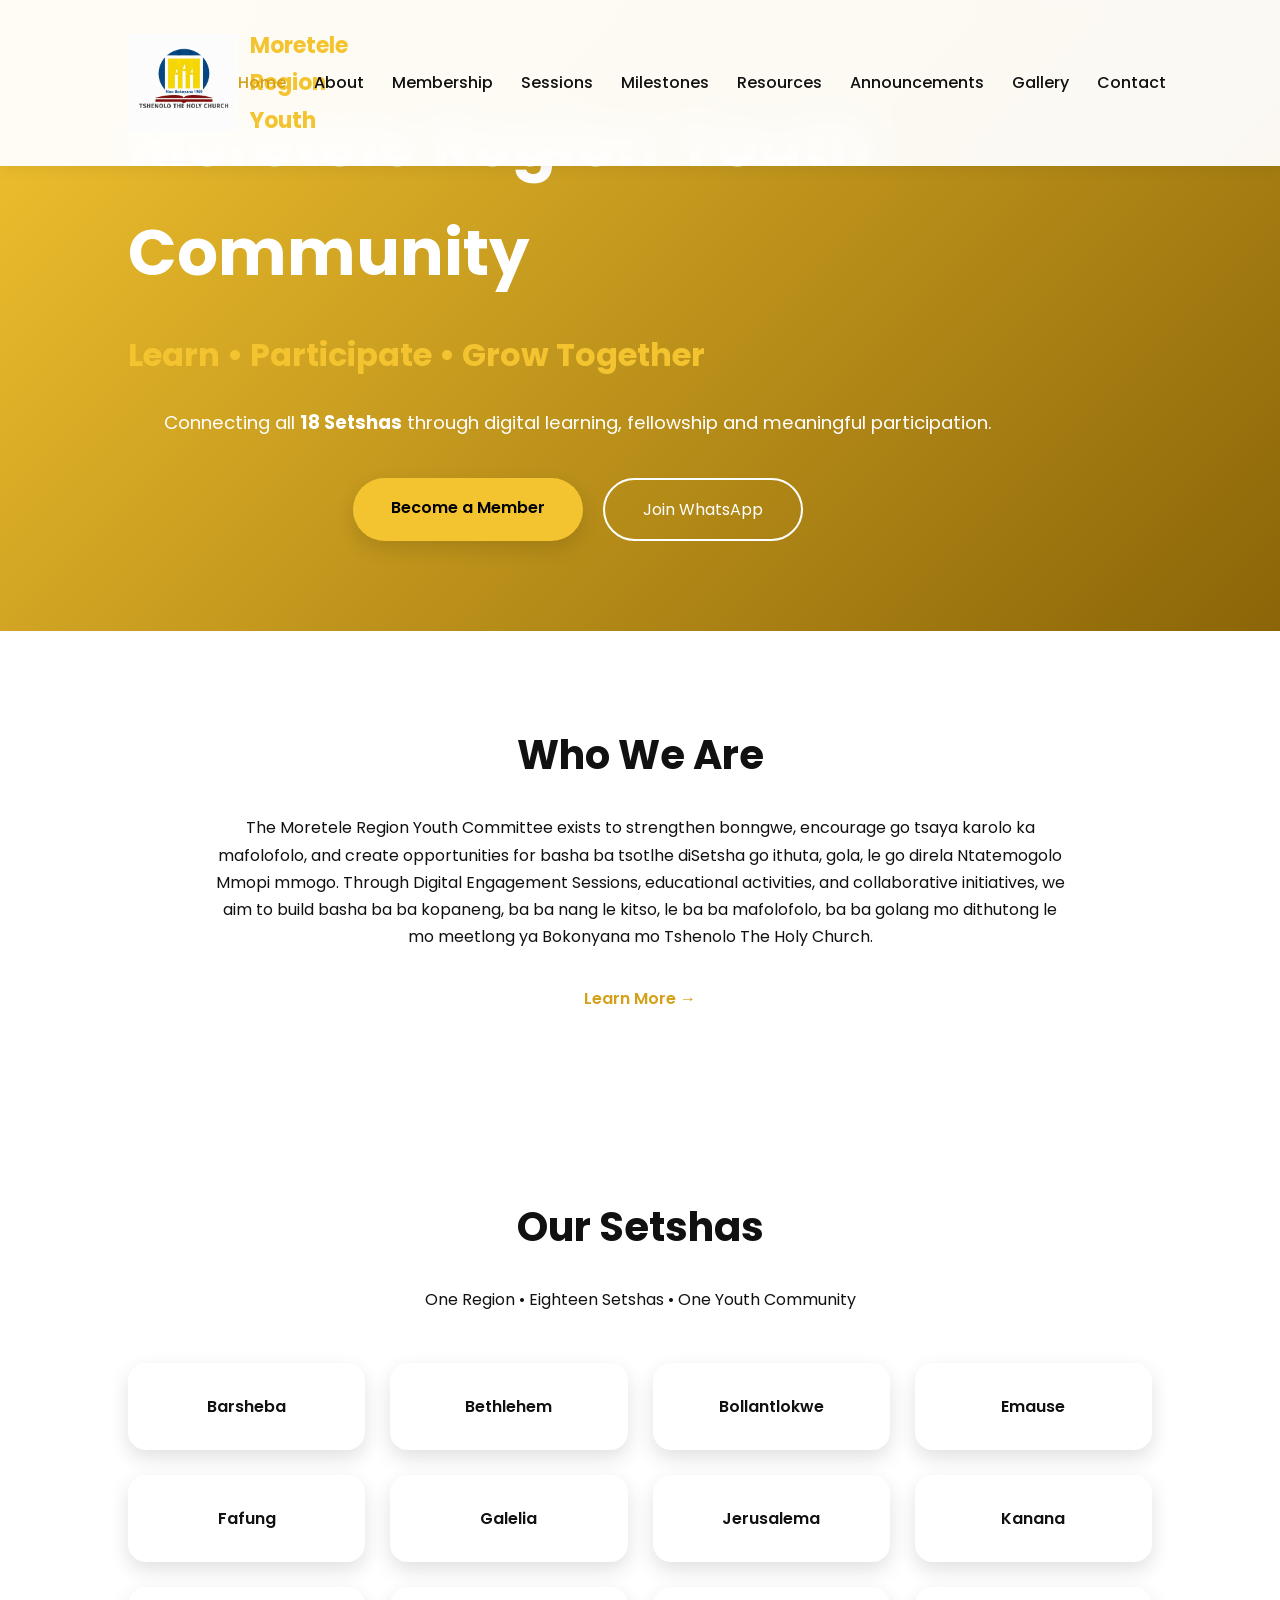
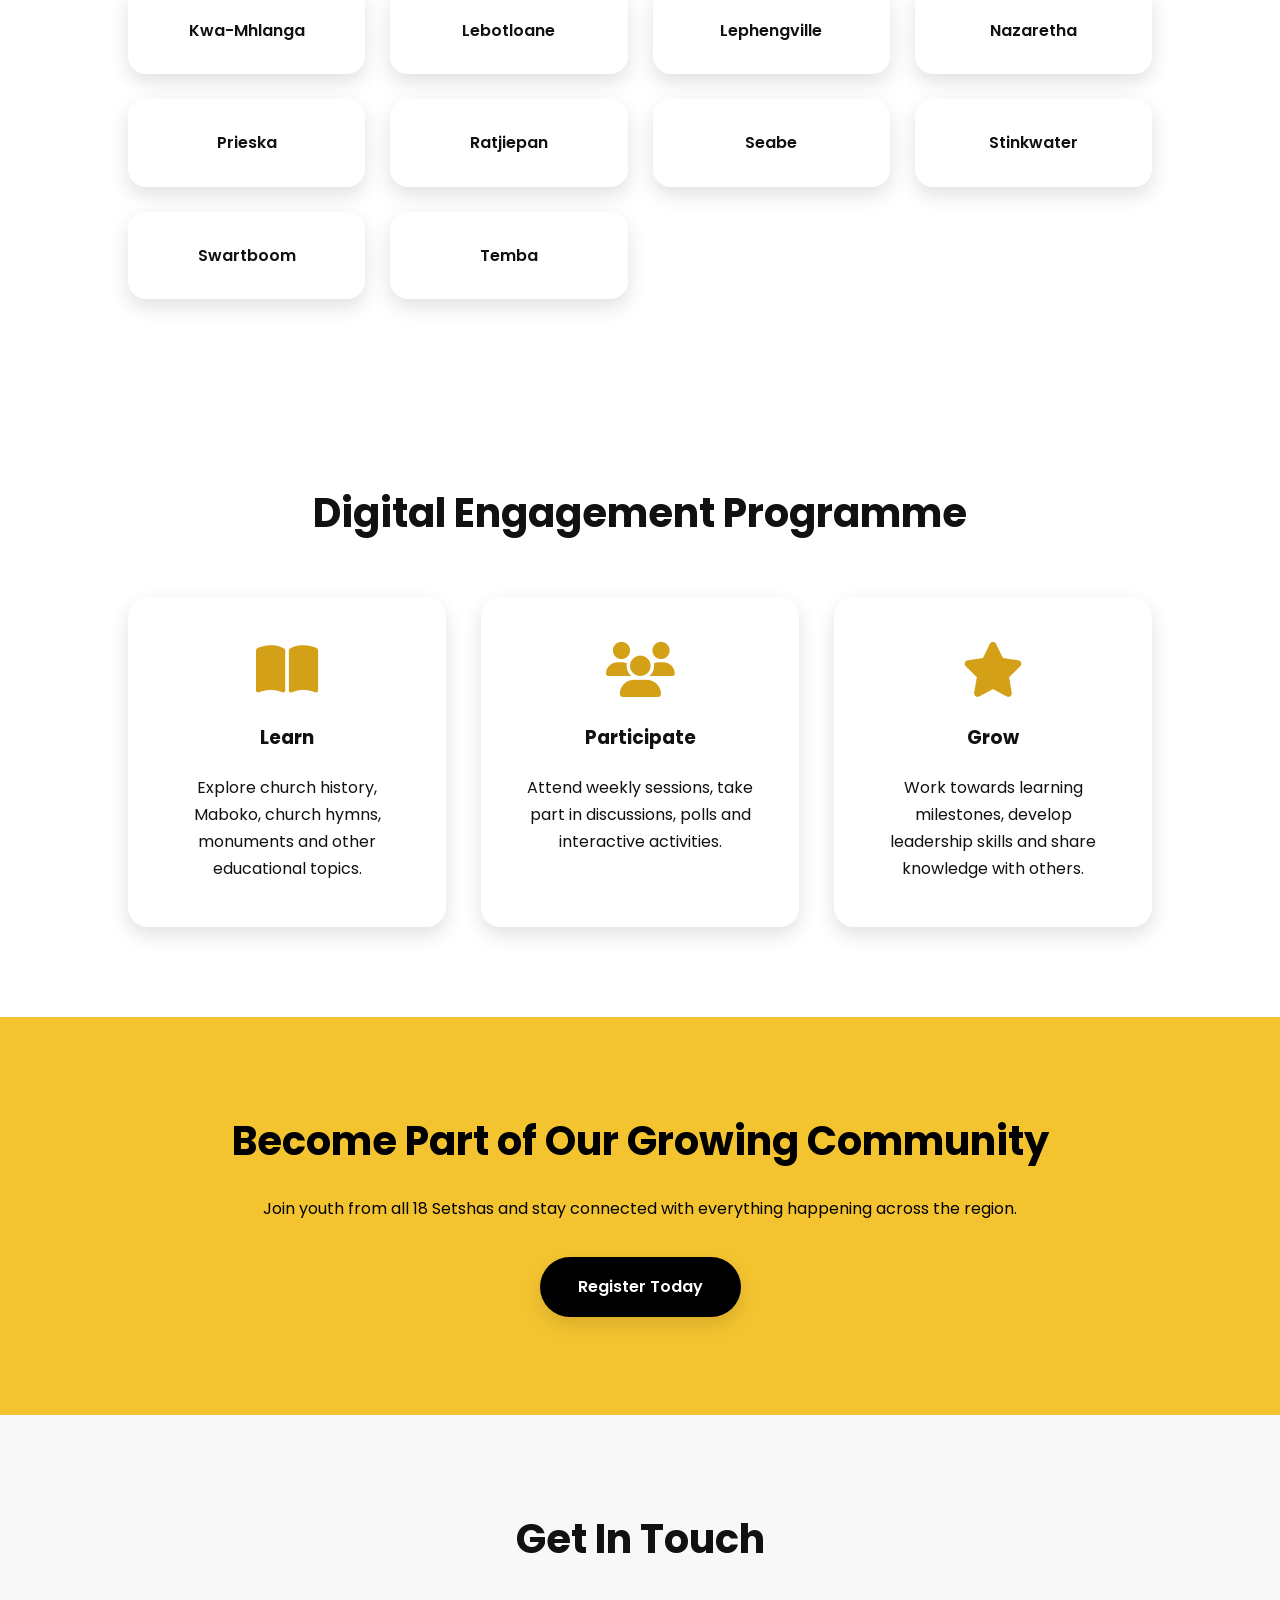
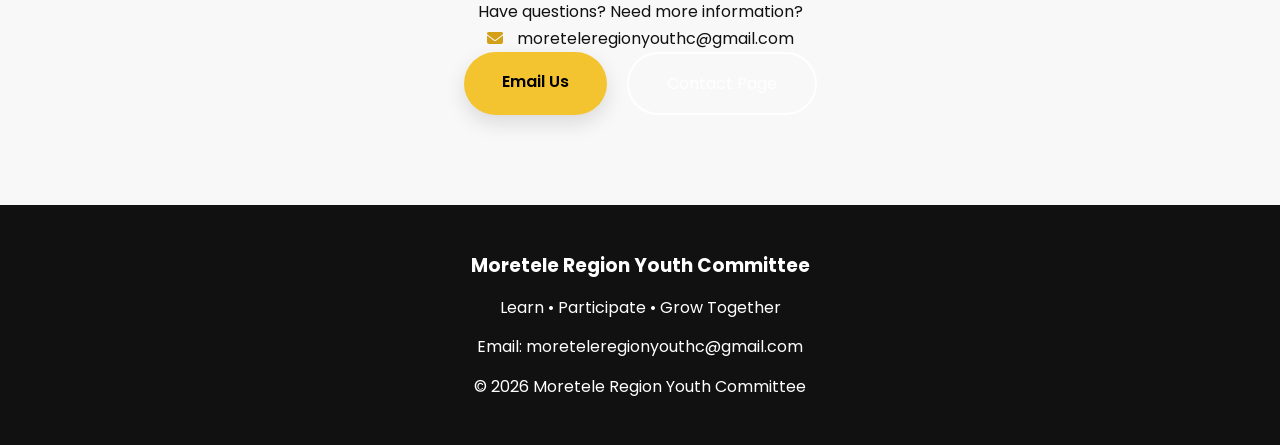
<file: index.html>
<!DOCTYPE html>
<html lang="en">
<head>
    <meta charset="UTF-8">
    <meta name="viewport" content="width=device-width, initial-scale=1.0">
    <title>Moretele Region Youth Committee</title>

    <link rel="stylesheet" href="style.css">
    <link rel="stylesheet" href="animations.css">
    <link rel="stylesheet" href="responsive.css">

    <!-- Google Fonts -->
    <link href="https://fonts.googleapis.com/css2?family=Poppins:wght@300;400;500;600;700&display=swap" rel="stylesheet">

    <!-- Font Awesome -->
    <link rel="stylesheet"
          href="https://cdnjs.cloudflare.com/ajax/libs/font-awesome/6.7.2/css/all.min.css">
</head>

<body>

<!-- ================= NAVIGATION ================= -->

<header>

<nav class="navbar">

<div class="logo">
    <a href="index.html">
        <img src="logo.png" alt="Tshenolo The Holy Church Logo">
        <span>Moretele Region Youth</span>
    </a>
</div>

<ul class="nav-links">

<li><a href="index.html" class="active">Home</a></li>
<li><a href="about.html">About</a></li>
<li><a href="membership.html">Membership</a></li>
<li><a href="sessions.html">Sessions</a></li>
<li><a href="milestones.html">Milestones</a></li>
<li><a href="resources.html">Resources</a></li>
<li><a href="announcements.html">Announcements</a></li>
<li><a href="gallery.html">Gallery</a></li>
<li><a href="contact.html">Contact</a></li>

</ul>

<div class="menu-btn">
<i class="fas fa-bars"></i>
</div>

</nav>

</header>

<!-- ================= HERO ================= -->

<section class="hero">

<div class="hero-content">

<h1>Moretele Region Youth Community</h1>

<h3>Learn • Participate • Grow Together</h3>

<p>

Connecting all <strong>18 Setshas</strong> through
digital learning, fellowship and meaningful participation.

</p>

<div class="hero-buttons">

<a href="https://docs.google.com/forms/d/e/1FAIpQLSdb8QSGi-SPpqOb4SDINTfHWxXmUTmXkqzJ0-sdZK3FAIT6mA/viewform?usp=publish-editor"
target="_blank"
class="btn">

Become a Member

</a>

<a href="https://chat.whatsapp.com/HoDXwf9DbsE7Yjf0Y1GU0z"
target="_blank"
class="btn-outline">

Join WhatsApp

</a>

</div>

</div>

</section>

<!-- ================= ABOUT ================= -->

<section class="about-preview">

<h2>Who We Are</h2>

<p>

The Moretele Region Youth Committee exists to strengthen bonngwe, encourage go tsaya karolo ka mafolofolo, and 
create opportunities for basha ba tsotlhe diSetsha go ithuta, gola, le go direla Ntatemogolo Mmopi mmogo.

Through Digital Engagement Sessions, educational activities, and collaborative initiatives, 
we aim to build basha ba ba kopaneng, ba ba nang le kitso, le ba ba mafolofolo, 
ba ba golang mo dithutong le mo meetlong ya Bokonyana mo Tshenolo The Holy Church.

</p>

<a href="about.html" class="learn-more">

Learn More →

</a>

</section>

<!-- ================= OUR SETSHAS ================= -->

<section class="setshas">

<h2>Our Setshas</h2>

<p>

One Region • Eighteen Setshas • One Youth Community

</p>

<div class="setsha-grid">

<div class="card">Barsheba</div>
<div class="card">Bethlehem</div>
<div class="card">Bollantlokwe</div>
<div class="card">Emause</div>
<div class="card">Fafung</div>
<div class="card">Galelia</div>
<div class="card">Jerusalema</div>
<div class="card">Kanana</div>
<div class="card">Kwa-Mhlanga</div>
<div class="card">Lebotloane</div>
<div class="card">Lephengville</div>
<div class="card">Nazaretha</div>
<div class="card">Prieska</div>
<div class="card">Ratjiepan</div>
<div class="card">Seabe</div>
<div class="card">Stinkwater</div>
<div class="card">Swartboom</div>
<div class="card">Temba</div>

</div>

</section>

<!-- ================= PROGRAMME ================= -->

<section class="programme">

<h2>Digital Engagement Programme</h2>

<div class="programme-grid">

<div class="programme-card">

<i class="fas fa-book-open"></i>

<h3>Learn</h3>

<p>

Explore church history, Maboko,
church hymns, monuments and
other educational topics.

</p>

</div>

<div class="programme-card">

<i class="fas fa-users"></i>

<h3>Participate</h3>

<p>

Attend weekly sessions,
take part in discussions,
polls and interactive activities.

</p>

</div>

<div class="programme-card">

<i class="fas fa-star"></i>

<h3>Grow</h3>

<p>

Work towards learning milestones,
develop leadership skills and
share knowledge with others.

</p>

</div>

</div>

</section>

<!-- ================= CALL TO ACTION ================= -->

<section class="cta">

<h2>Become Part of Our Growing Community</h2>

<p>

Join youth from all 18 Setshas
and stay connected with everything
happening across the region.

</p>

<a href="membership.html" class="btn">

Register Today

</a>

</section>

<!-- ================= CONTACT ================= -->

<section class="contact-preview">

<h2>Get In Touch</h2>

<p>

Have questions?
Need more information?

</p>

<p>

<i class="fas fa-envelope"></i>

moreteleregionyouthc@gmail.com

</p>

<div class="hero-buttons">

<a href="mailto:moreteleregionyouthc@gmail.com"
class="btn">

Email Us

</a>

<a href="contact.html"
class="btn-outline">

Contact Page

</a>

</div>

</section>

<!-- ================= FOOTER ================= -->

<footer>

<h3>Moretele Region Youth Committee</h3>

<p>

Learn • Participate • Grow Together

</p>

<p>

Email:
moreteleregionyouthc@gmail.com

</p>

<p>

© 2026 Moretele Region Youth Committee

</p>

</footer>

<script src="script.js"></script>

</body>
</html>
</file>
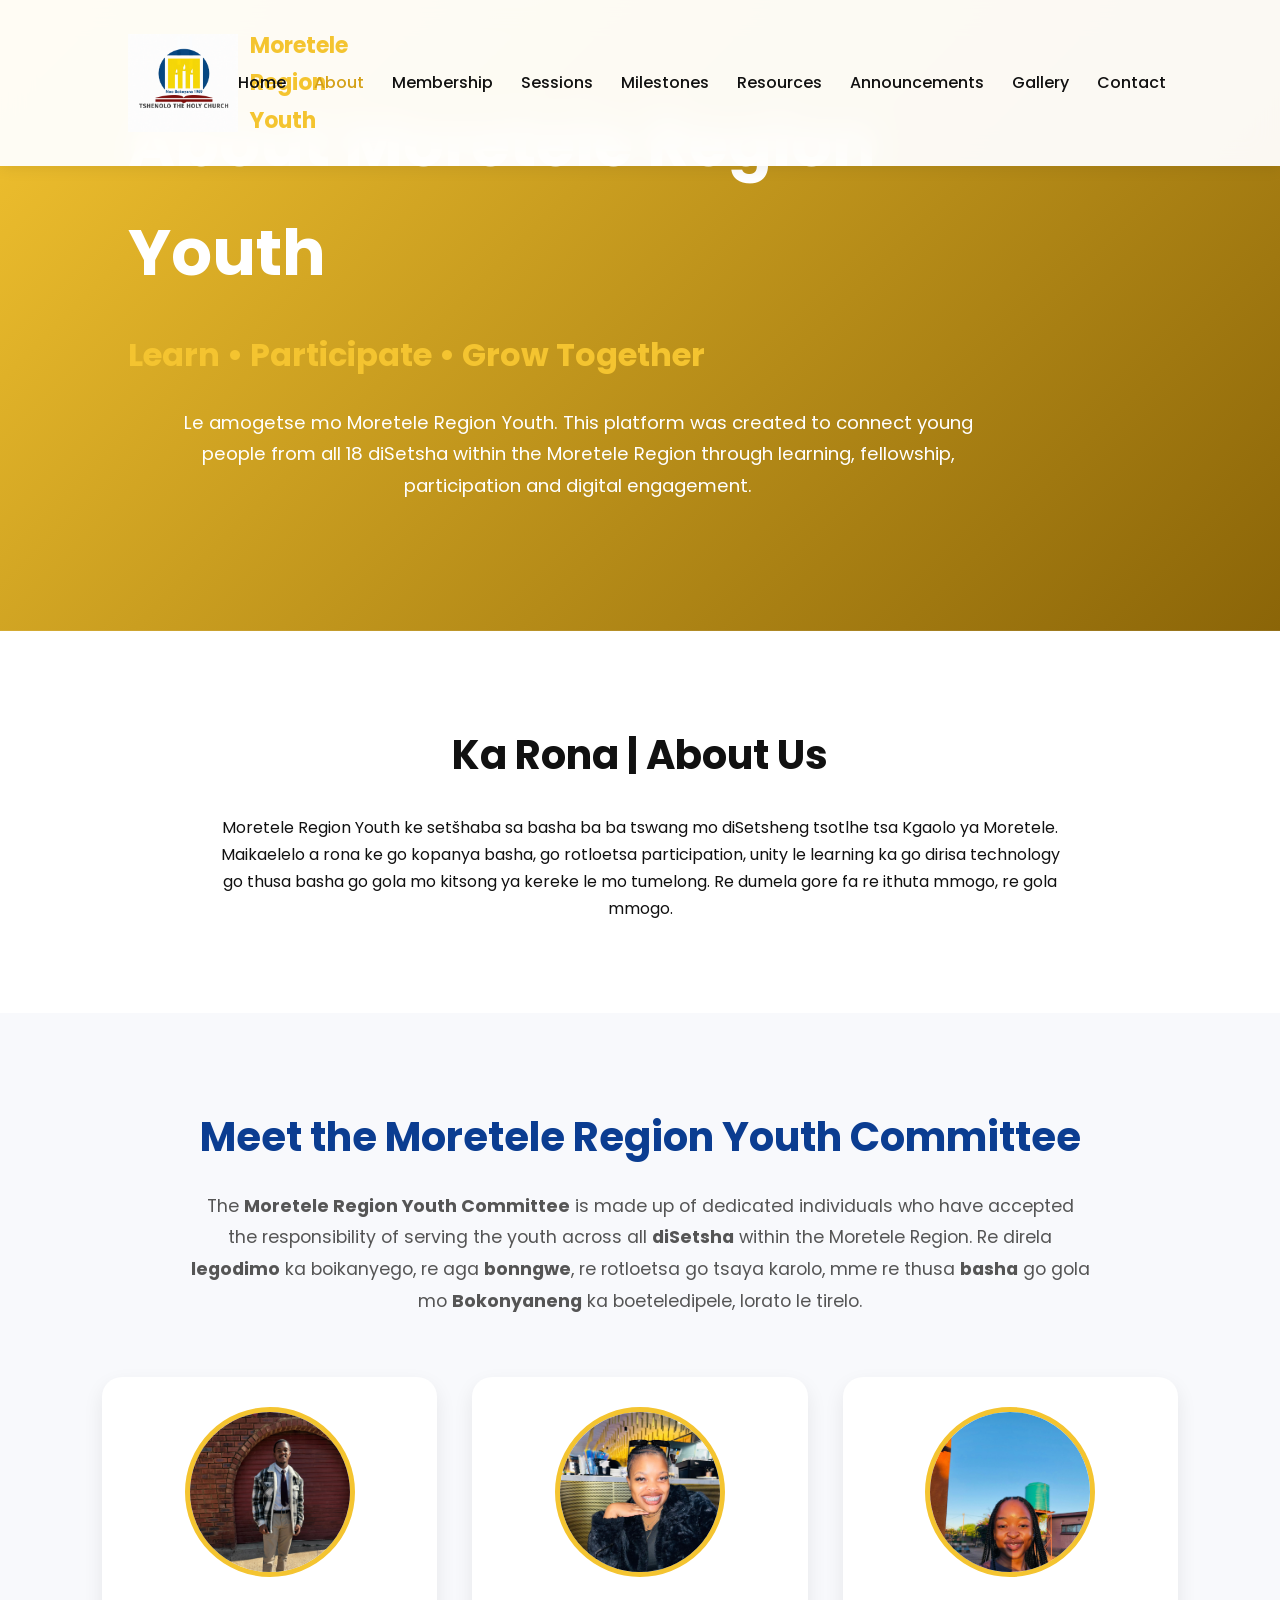
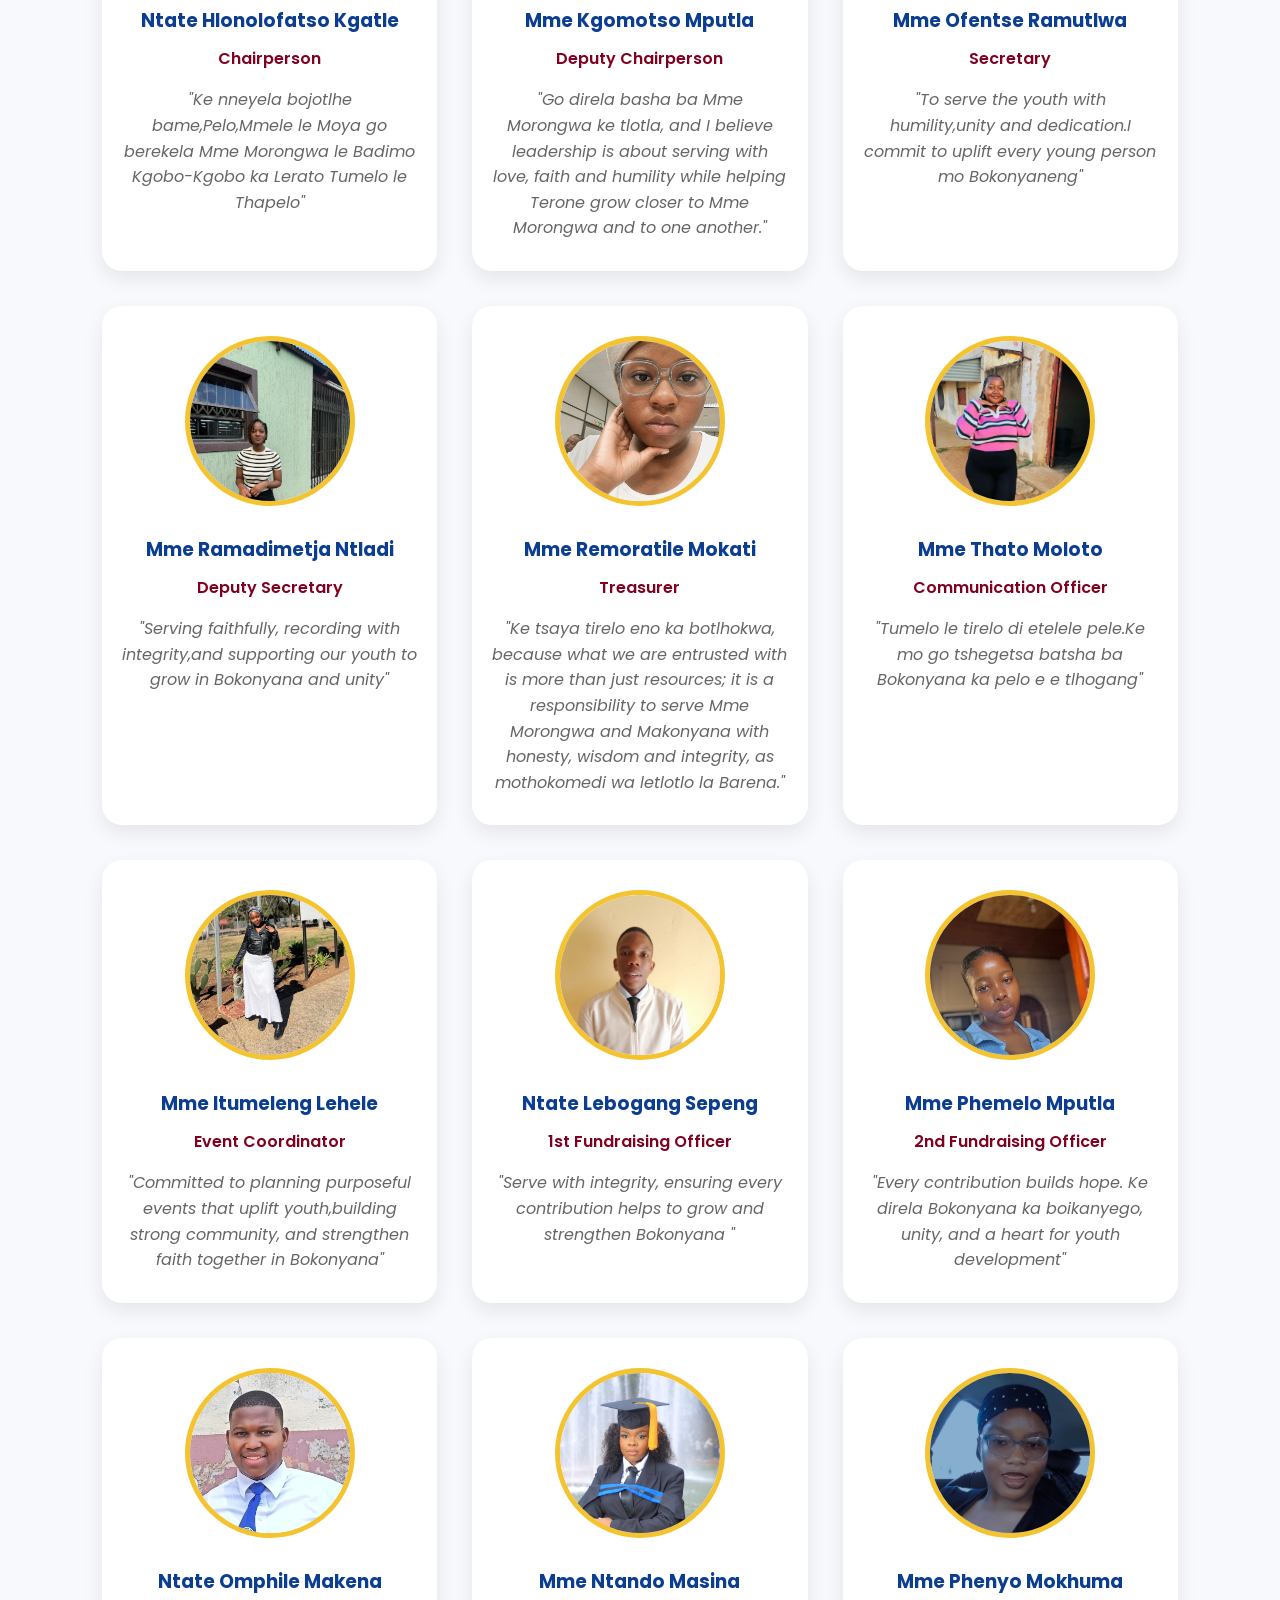
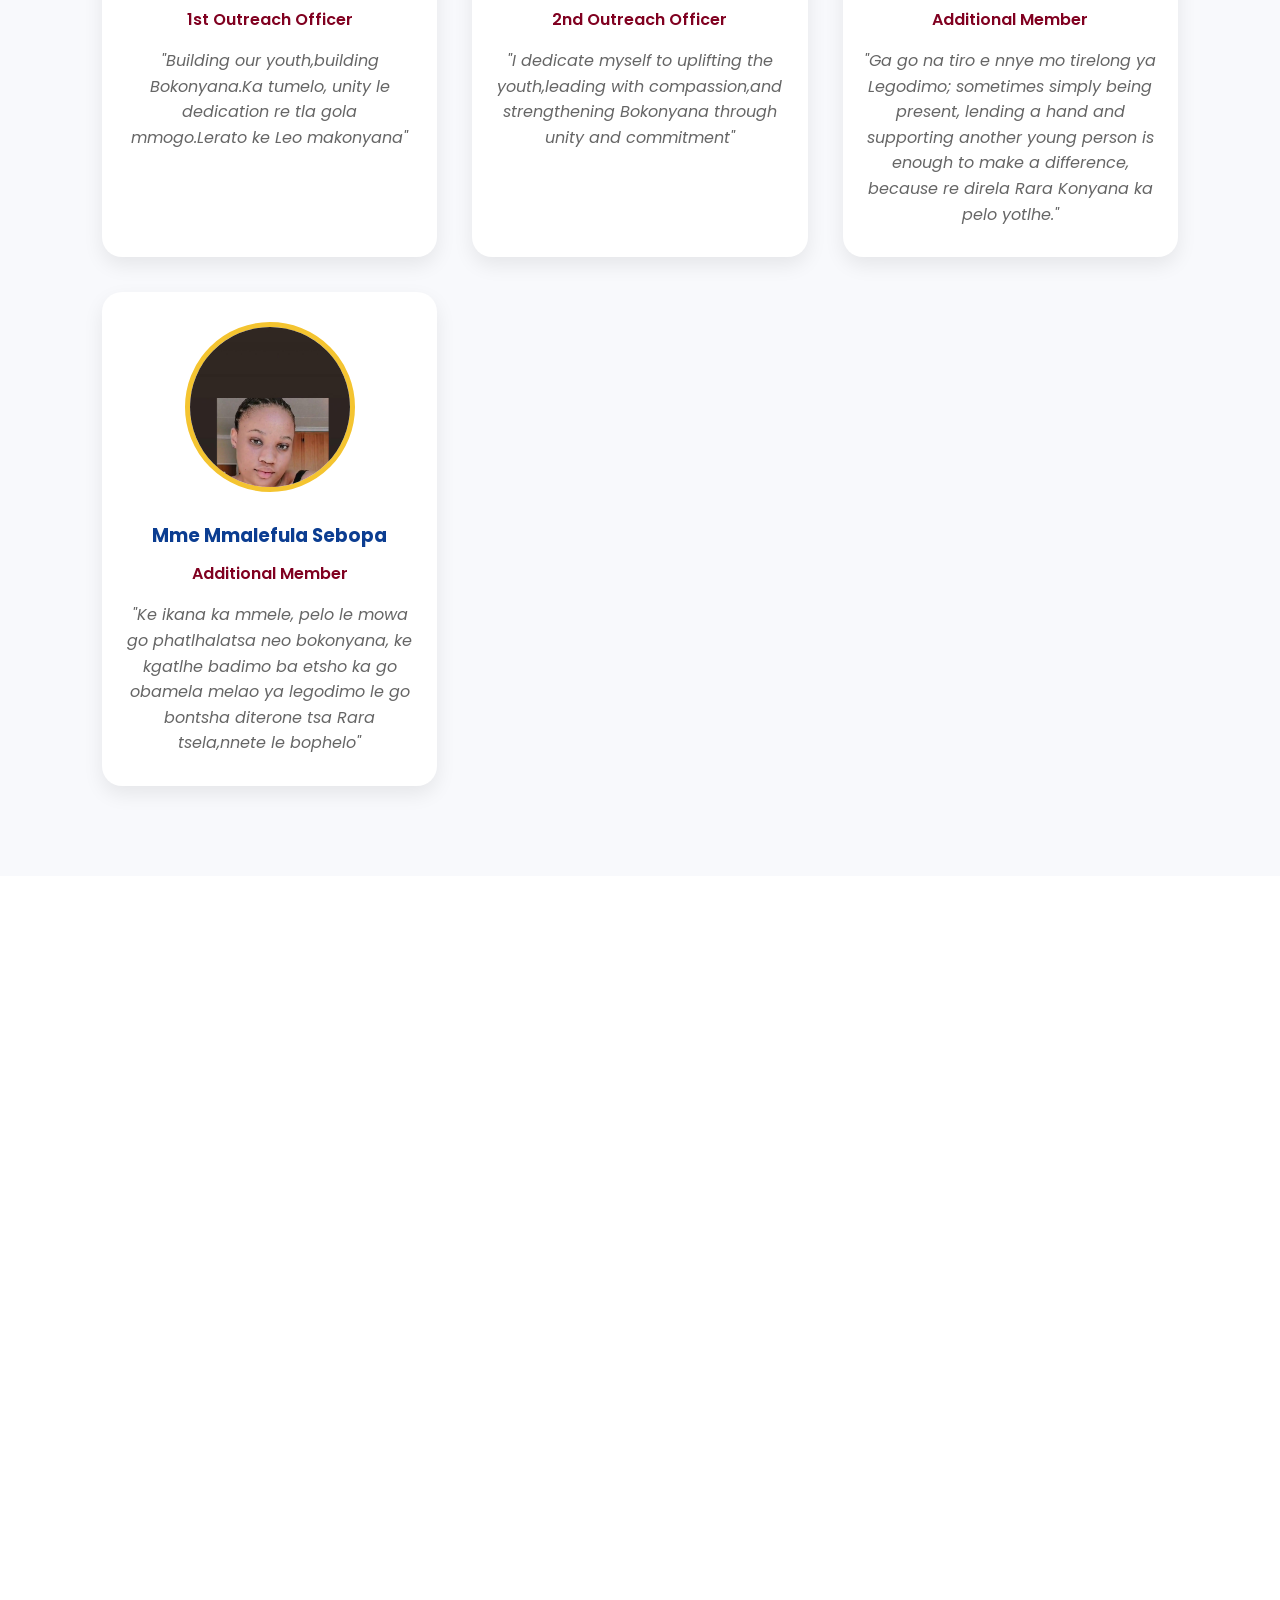
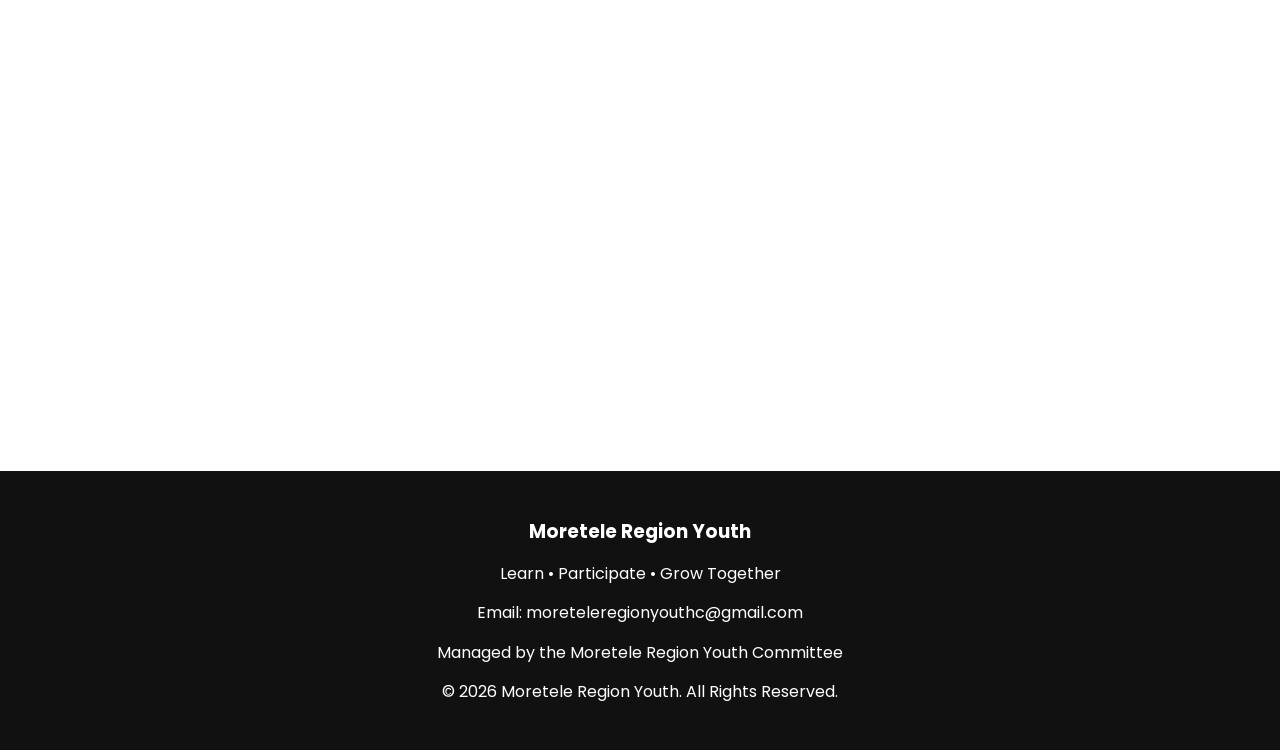
<file: about.html>
<!DOCTYPE html>
<html lang="en">

<head>

    <meta charset="UTF-8">
    <meta name="viewport" content="width=device-width, initial-scale=1.0">

    <title>About | Moretele Region Youth</title>

   <link rel="stylesheet" href="style.css">
<link rel="stylesheet" href="animations.css">
<link rel="stylesheet" href="responsive.css">
    <link href="https://fonts.googleapis.com/css2?family=Poppins:wght@300;400;500;600;700&display=swap" rel="stylesheet">

    <link rel="stylesheet"
    href="https://cdnjs.cloudflare.com/ajax/libs/font-awesome/6.7.2/css/all.min.css">

</head>

<body>

<header>

<nav class="navbar">

<div class="logo">
    <a href="about.html">
        <img src="logo.png" alt="Tshenolo The Holy Church Logo">
        <span>Moretele Region Youth</span>
    </a>
</div>

<ul class="nav-links">

<li><a href="index.html">Home</a></li>
<li><a href="about.html" class="active">About</a></li>
<li><a href="membership.html">Membership</a></li>
<li><a href="sessions.html">Sessions</a></li>
<li><a href="milestones.html">Milestones</a></li>
<li><a href="resources.html">Resources</a></li>
<li><a href="announcements.html">Announcements</a></li>
<li><a href="gallery.html">Gallery</a></li>
<li><a href="contact.html">Contact</a></li>

</ul>

<div class="menu-btn">
<i class="fas fa-bars"></i>
</div>

</nav>

</header>

<!-- HERO -->

<section class="hero">

<div class="hero-content">

<h1>About Moretele Region Youth</h1>

<h3>Learn • Participate • Grow Together</h3>

<p>

Le amogetse mo Moretele Region Youth.

This platform was created to connect young people from all 18 diSetsha within the Moretele Region through learning, fellowship, participation and digital engagement.

</p>

</div>

</section>

<!-- ABOUT -->

<section>

<h2>Ka Rona | About Us</h2>

<p>

Moretele Region Youth ke setšhaba sa basha ba ba tswang mo diSetsheng tsotlhe tsa Kgaolo ya Moretele.

Maikaelelo a rona ke go kopanya basha, go rotloetsa participation, unity le learning ka go dirisa technology go thusa basha go gola mo kitsong ya kereke le mo tumelong.

Re dumela gore fa re ithuta mmogo, re gola mmogo.

</p>

</section>
    <!-- COMMITTEE -->

<section class="committee">

    <h2>Meet the Moretele Region Youth Committee</h2>

    <p class="committee-intro">
        The <strong>Moretele Region Youth Committee</strong> is made up of dedicated individuals who have accepted the responsibility of serving the youth across all <strong>diSetsha</strong> within the Moretele Region. Re direla <strong>legodimo</strong> ka boikanyego, re aga <strong>bonngwe</strong>, re rotloetsa go tsaya karolo, mme re thusa <strong>basha</strong> go gola mo <strong>Bokonyaneng</strong> ka boeteledipele, lorato le tirelo.
    </p>

    <div class="committee-grid">

        <!-- Chairperson -->
        <div class="member-card">
            <img src="chairperson.jpg" alt="Ntate Hlonolofatso Kgatle">
            <h3>Ntate Hlonolofatso Kgatle</h3>
            <h4>Chairperson</h4>
            <p><em>"Ke nneyela bojotlhe bame,Pelo,Mmele le Moya go berekela Mme Morongwa
                le Badimo Kgobo-Kgobo ka Lerato Tumelo le Thapelo"</em></p>
        </div>

        <!-- Deputy Chairperson -->
        <div class="member-card">
            
            <img src="deputychairperson.jpg" alt="Mme Kgomotso Mputla">
            <h3>Mme Kgomotso Mputla</h3>
            <h4>Deputy Chairperson</h4>
            <p><em>"Go direla basha ba Mme Morongwa ke tlotla, and I believe leadership is about serving with love, faith and humility while helping Terone grow closer to Mme Morongwa and to one another."</em></p>
        </div>

        <!-- Secretary -->
        <div class="member-card">
            <img src="secretary.jpg" alt="Mme Ofentse Ramutlwa">
            <h3>Mme Ofentse Ramutlwa</h3>
            <h4>Secretary</h4>
            <p><em>"To serve the youth with humility,unity and dedication.I commit to uplift
                every young person mo Bokonyaneng"</em></p>
        </div>

        <!-- Deputy Secretary -->
        <div class="member-card">
            <img src="deputysecretary.jpg" alt="Mme Ramadimetja Ntladi">
            <h3>Mme Ramadimetja Ntladi</h3>
            <h4>Deputy Secretary</h4>
            <p><em>"Serving faithfully, recording with integrity,and supporting our youth
                to grow in Bokonyana and unity"</em></p>
        </div>

        <!-- Treasurer -->
        <div class="member-card">
            <img src="Treasurer.jpg" alt="Mme Remoratile Mokati">
            <h3>Mme Remoratile Mokati</h3>
            <h4>Treasurer</h4>
            <p><em>"Ke tsaya tirelo eno ka botlhokwa, because what we are entrusted with is more than just resources; it is a responsibility to serve Mme Morongwa and Makonyana with honesty, wisdom and integrity, as mothokomedi wa letlotlo la Barena."</em></p>
        </div>

        <!-- Communication Officer -->
        <div class="member-card">
            <img src="CommunicationOfficer.jpg" alt="Mme Thato Moloto">
            <h3>Mme Thato Moloto</h3>
            <h4>Communication Officer</h4>
            <p><em>"Tumelo le tirelo di etelele pele.Ke mo go tshegetsa batsha ba
                Bokonyana ka pelo e e tlhogang"</em></p>
        </div>

        <!-- Event Coordinator -->
        <div class="member-card">
            <img src="eventcoordinator.jpg" alt="Mme Itumeleng Lehele">
            <h3>Mme Itumeleng Lehele</h3>
            <h4>Event Coordinator</h4>
            <p><em>"Committed to planning purposeful events that uplift youth,building strong community,
               and strengthen faith together in Bokonyana"</em></p>
        </div>

        <!-- 1st Fundraising Officer -->
        <div class="member-card">
            <img src="1stfundraisingofficer.jpg" alt="Ntate Lebogang Sepeng">
            <h3>Ntate Lebogang Sepeng</h3>
            <h4>1st Fundraising Officer</h4>
            <p><em>"Serve with integrity, ensuring every contribution helps to grow and strengthen Bokonyana "</em></p>
        </div>

        <!-- 2nd Fundraising Officer -->
        <div class="member-card">
            <img src="2ndfundraisingofficer.jpg" alt="Mme Phemelo Mputla">
            <h3>Mme Phemelo Mputla</h3>
            <h4>2nd Fundraising Officer</h4>
            <p><em>"Every contribution builds hope. Ke direla Bokonyana ka boikanyego,
                unity, and a heart for youth development"</em></p>
        </div>

        <!-- 1st Outreach Officer -->
        <div class="member-card">
            <img src="1st outreach officer.jpg" alt="Ntate Omphile Makena">
            <h3>Ntate Omphile Makena</h3>
            <h4>1st Outreach Officer</h4>
            <p><em>"Building our youth,building Bokonyana.Ka tumelo,
                unity le dedication re tla gola mmogo.Lerato ke Leo makonyana"</em></p>
        </div>

        <!-- 2nd Outreach Officer -->
        <div class="member-card">
            <img src="2ndoutreachofficer.jpg" alt="Mme Ntando Masina">
            <h3>Mme Ntando Masina</h3>
            <h4>2nd Outreach Officer</h4>
            <p><em>"I dedicate myself to uplifting the youth,leading with compassion,and
                strengthening Bokonyana through unity and commitment"</em></p>
        </div>

        <!-- Additional Member -->
        <div class="member-card">
            <img src="additionalmember.jpg" alt="Mme Phenyo Mokhuma">
            <h3>Mme Phenyo Mokhuma</h3>
            <h4>Additional Member</h4>
            <p><em>"Ga go na tiro e nnye mo tirelong ya Legodimo; sometimes simply being present, lending a hand and supporting another young person is enough to make a difference, because re direla Rara Konyana ka pelo yotlhe."</em></p>
        </div>

        <!-- Additional Member -->
        <div class="member-card">
            <img src="additionalmember2.jpg" alt="Mme Mmalefula Sebopa">
            <h3>Mme Mmalefula Sebopa</h3>
            <h4>Additional Member</h4>
            <p><em>"Ke ikana ka mmele, pelo le mowa go phatlhalatsa neo bokonyana,
                ke kgatlhe badimo ba etsho ka go obamela melao ya legodimo le go
                bontsha diterone tsa Rara tsela,nnete le bophelo"</em></p>
        </div>

    </div>

</section>

<!-- MISSION -->

<section class="contact-preview">

<h2>Our Mission | Maikaelelo a Rona</h2>

<p>

Go aga community ya basha ba ba nang le kitso, ba ba tsayang karolo mo ditirong tsa kereke, mme ba tswelele go gola mo tumelong, mo tirelong le mo boeteledipeleng.

</p>

</section>

<!-- VISION -->

<section>

<h2>Our Vision | Ponelopele ya Rona</h2>

<p>

To build one connected regional youth community where every young person feels welcomed, valued and encouraged to learn, serve and grow.

<b>One Region • 18 diSetsha • One Youth Community.</b>

</p>

</section>

<!-- WHAT WE LEARN -->

<section>

<h2>What We Learn | Re Ithuta Eng?</h2>

<div class="programme-grid">

<div class="programme-card">

<i class="fas fa-book-open"></i>

<h3>Church History</h3>

<p>

Learning about the history and heritage of our church.

</p>

</div>

<div class="programme-card">

<i class="fas fa-scroll"></i>

<h3>Maboko</h3>

<p>

Understanding Maboko and their importance in our church.

</p>

</div>

<div class="programme-card">

<i class="fas fa-dove"></i>

<h3>Mme Morongwa le Badimo</h3>

<p>

Learning about the teachings and significance of Mme Morongwa le Badimo.

</p>

</div>

<div class="programme-card">

<i class="fas fa-music"></i>

<h3>Church Hymns</h3>

<p>

Learning church hymns, their meanings and their history.

</p>

</div>

<div class="programme-card">

<i class="fas fa-landmark"></i>

<h3>Church Monuments</h3>

<p>

Discovering important church monuments and places of significance.

</p>

</div>

<div class="programme-card">

<i class="fas fa-comments"></i>

<h3>Interactive Learning</h3>

<p>

Kahoot, discussions, live polls, question-and-answer sessions and other engaging activities.

</p>

</div>

</div>

</section>

<!-- VALUES -->

<section class="cta">

<h2>Our Values | Melaometheo ya Rona</h2>

<div class="setsha-grid">

<div class="card">

<h3>💛 Faith</h3>

<p>Tumelo ya rona e re etelela pele mo go tsotlhe tse re di dirang.</p>

</div>

<div class="card">

<h3>🤝 Unity</h3>

<p>Re kopane re le basha ba Moretele Region.</p>

</div>

<div class="card">

<h3>📚 Learning</h3>

<p>Go tswelela go ithuta ka kereke ya rona le tsotlhe tse di e agang.</p>

</div>

<div class="card">

<h3>❤️ Service</h3>

<p>Go direla Modimo, kereke le ba bangwe ka boikanyego.</p>

</div>

<div class="card">

<h3>🌱 Growth</h3>

<p>Go gola mo tumelong, mo kitsong le mo boeteledipeleng.</p>

</div>

<div class="card">

<h3>⭐ Respect</h3>

<p>Go tlotla mongwe le mongwe le go aga tikologo ya lorato.</p>

</div>

</div>

</section>

<!-- CALL TO ACTION -->

<section>

<h2>Become Part of Moretele Region Youth</h2>

<p>

Re go laletsa go nna karolo ya community ya rona.

Register as a member, join our WhatsApp Community and stay connected with everything happening across the region.

</p>

<div class="hero-buttons">

<a href="https://docs.google.com/forms/d/e/1FAIpQLSdb8QSGi-SPpqOb4SDINTfHWxXmUTmXkqzJ0-sdZK3FAIT6mA/viewform?usp=publish-editor"
target="_blank"
class="btn">

Register Now

</a>

<a href="https://chat.whatsapp.com/HoDXwf9DbsE7Yjf0Y1GU0z"
target="_blank"
class="btn-outline">

Join WhatsApp

</a>

</div>

</section>

<!-- FOOTER -->

<footer>

<h3>Moretele Region Youth</h3>

<p>Learn • Participate • Grow Together</p>

<p>Email: moreteleregionyouthc@gmail.com</p>

<p>Managed by the Moretele Region Youth Committee</p>

<p>© <span id="year"></span> Moretele Region Youth. All Rights Reserved.</p>

</footer>

<script src="script.js"></script>

</body>

</html>
</file>
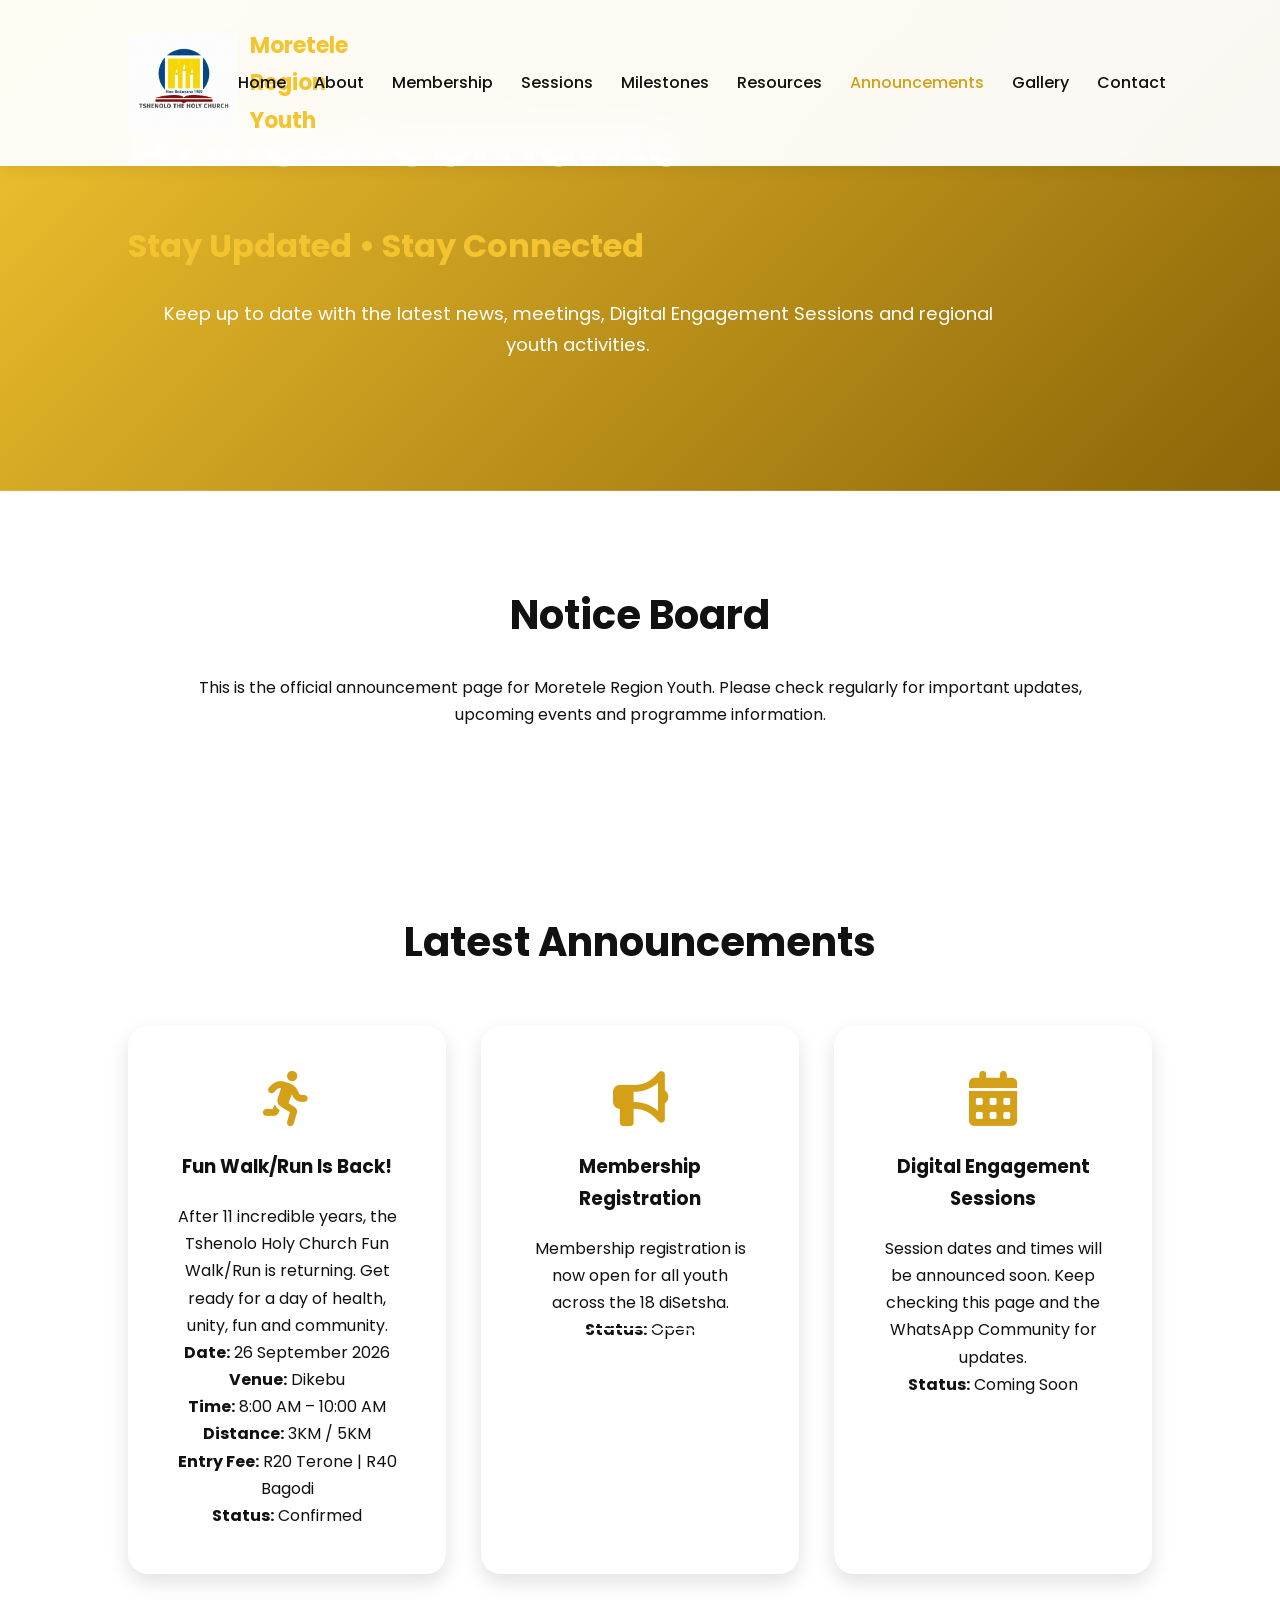
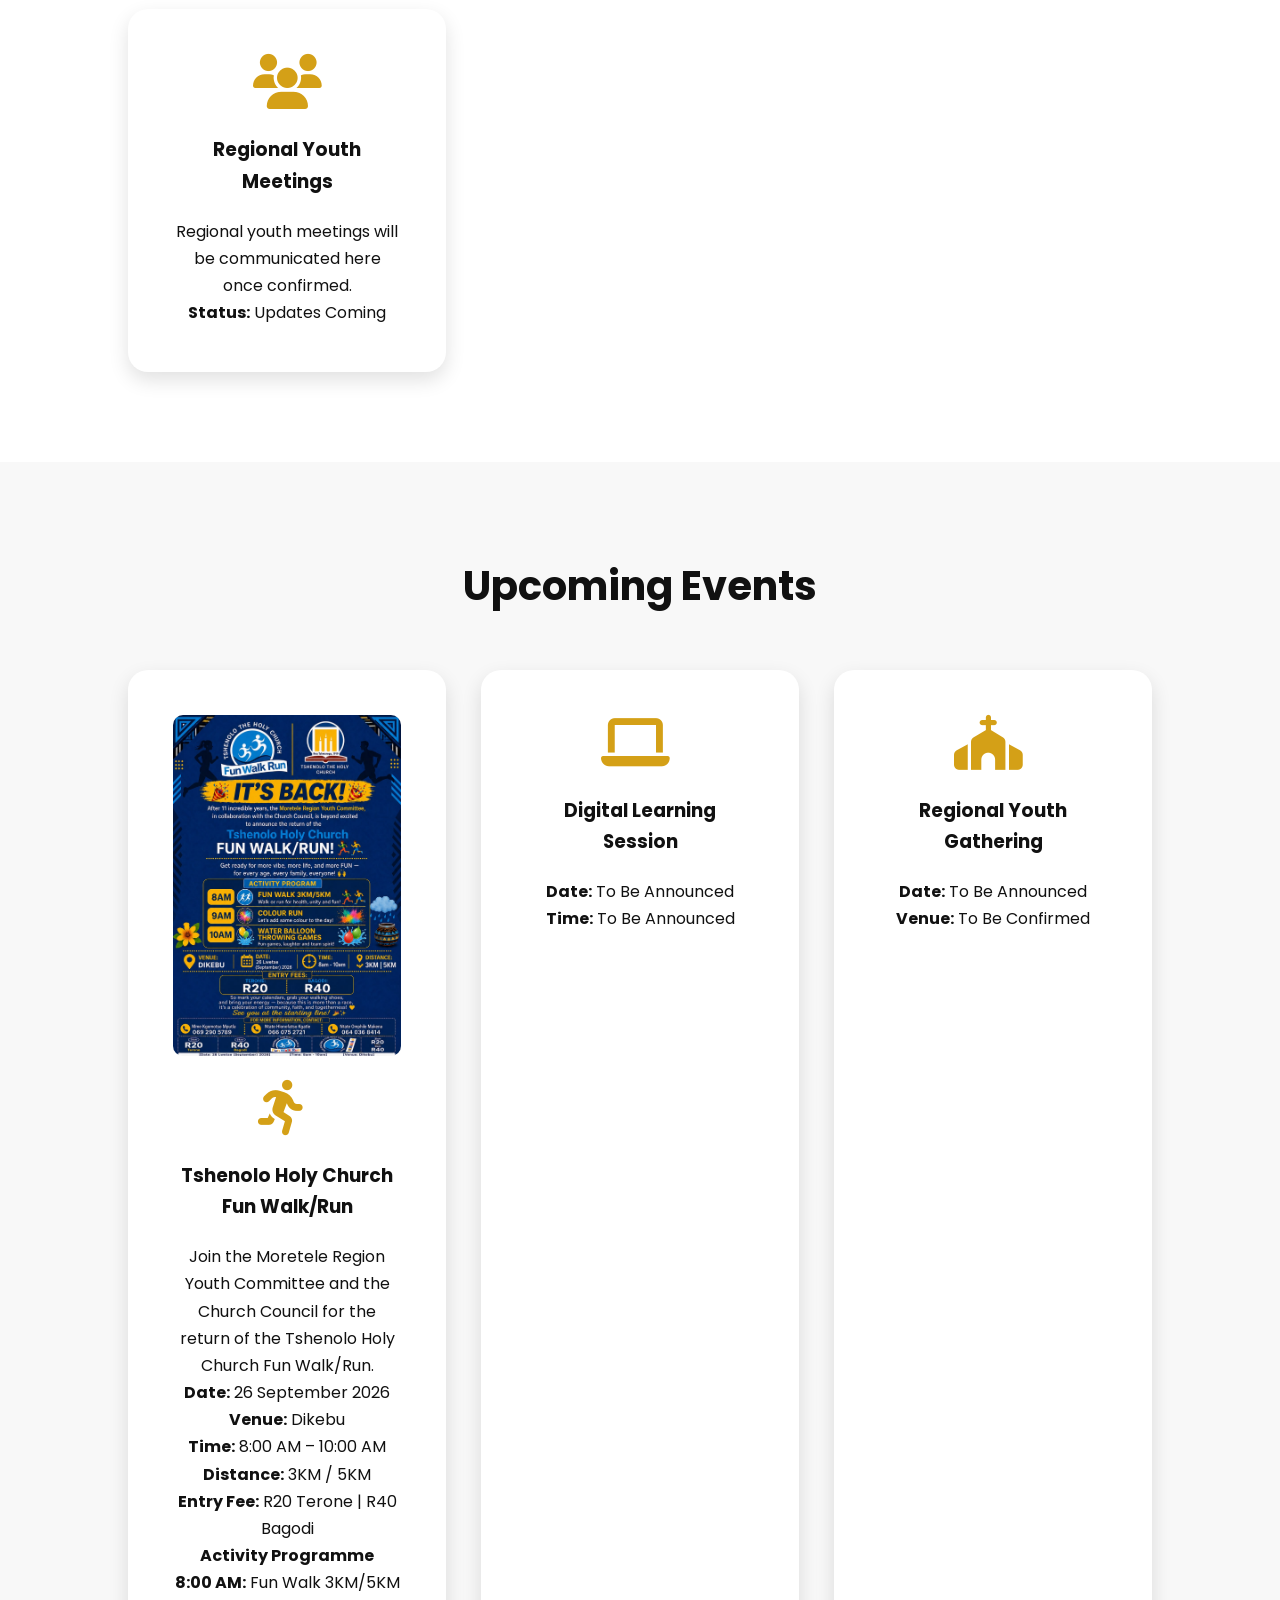
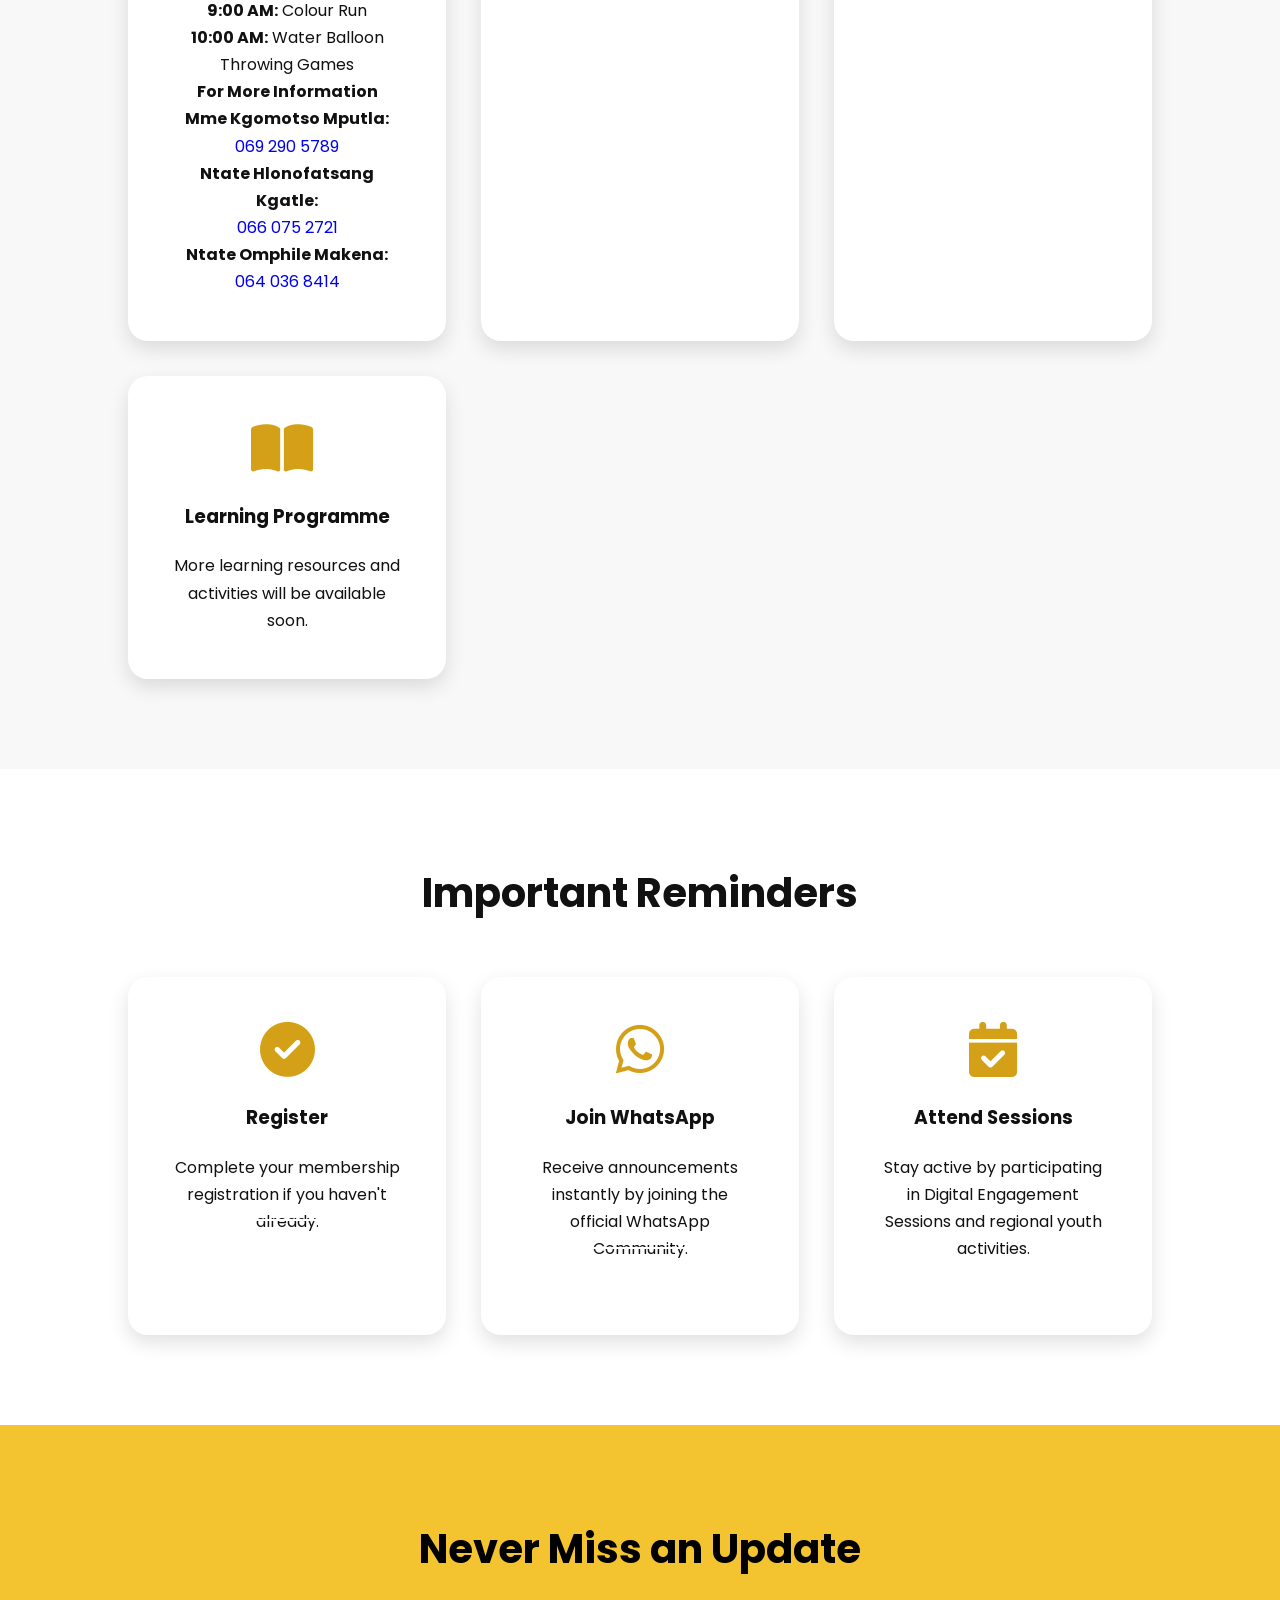
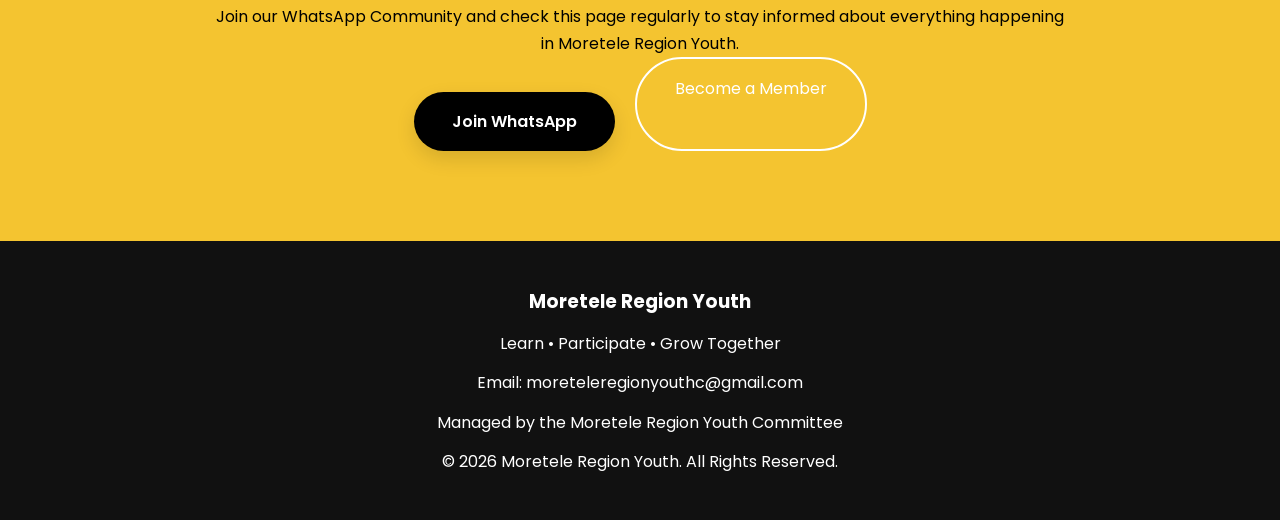
<file: announcements.html>
<!DOCTYPE html>
<html lang="en">

<head>

    <meta charset="UTF-8">
    <meta name="viewport" content="width=device-width, initial-scale=1.0">

    <title>Announcements | Moretele Region Youth</title>

    <link rel="stylesheet" href="style.css">
    <link rel="stylesheet" href="animations.css">
    <link rel="stylesheet" href="responsive.css">

    <link href="https://fonts.googleapis.com/css2?family=Poppins:wght@300;400;500;600;700&display=swap" rel="stylesheet">

    <link rel="stylesheet"
    href="https://cdnjs.cloudflare.com/ajax/libs/font-awesome/6.7.2/css/all.min.css">

</head>

<body>

<!-- ================= NAVIGATION ================= -->

<header>

<nav class="navbar">

<div class="logo">
    <a href="announcements.html">
        <img src="logo.png" alt="Tshenolo The Holy Church Logo">
        <span>Moretele Region Youth</span>
    </a>
</div>

<ul class="nav-links">

<li><a href="index.html">Home</a></li>
<li><a href="about.html">About</a></li>
<li><a href="membership.html">Membership</a></li>
<li><a href="sessions.html">Sessions</a></li>
<li><a href="milestones.html">Milestones</a></li>
<li><a href="resources.html">Resources</a></li>
<li><a href="announcements.html" class="active">Announcements</a></li>
<li><a href="gallery.html">Gallery</a></li>
<li><a href="contact.html">Contact</a></li>

</ul>

<div class="menu-btn">
<i class="fas fa-bars"></i>
</div>

</nav>

</header>


<!-- ================= HERO ================= -->

<section class="hero">

<div class="hero-content">

<h1>Announcements</h1>

<h3>Stay Updated • Stay Connected</h3>

<p>
Keep up to date with the latest news, meetings, Digital Engagement Sessions
and regional youth activities.
</p>

</div>

</section>


<!-- ================= INTRODUCTION ================= -->

<section>

<h2>Notice Board</h2>

<p style="text-align:center; max-width:900px; margin:auto;">

This is the official announcement page for Moretele Region Youth.
Please check regularly for important updates, upcoming events and
programme information.

</p>

</section>


<!-- ================= LATEST ANNOUNCEMENTS ================= -->

<section>

<h2>Latest Announcements</h2>

<div class="programme-grid">


<!-- FUN WALK ANNOUNCEMENT -->

<div class="programme-card">

<i class="fas fa-person-running"></i>

<h3>Fun Walk/Run Is Back!</h3>

<p>

After 11 incredible years, the Tshenolo Holy Church Fun Walk/Run
is returning. Get ready for a day of health, unity, fun and community.

</p>

<p>
<strong>Date:</strong> 26 September 2026
</p>

<p>
<strong>Venue:</strong> Dikebu
</p>

<p>
<strong>Time:</strong> 8:00 AM – 10:00 AM
</p>

<p>
<strong>Distance:</strong> 3KM / 5KM
</p>

<p>
<strong>Entry Fee:</strong> R20 Terone | R40 Bagodi
</p>

<p>
<strong>Status:</strong> Confirmed
</p>

</div>


<!-- MEMBERSHIP -->

<div class="programme-card">

<i class="fas fa-bullhorn"></i>

<h3>Membership Registration</h3>

<p>

Membership registration is now open for all youth across the 18 diSetsha.

</p>

<p>
<strong>Status:</strong> Open
</p>

<a href="membership.html" class="btn-outline">
Register
</a>

</div>


<!-- DIGITAL ENGAGEMENT -->

<div class="programme-card">

<i class="fas fa-calendar-alt"></i>

<h3>Digital Engagement Sessions</h3>

<p>

Session dates and times will be announced soon.
Keep checking this page and the WhatsApp Community for updates.

</p>

<p>
<strong>Status:</strong> Coming Soon
</p>

</div>


<!-- REGIONAL MEETINGS -->

<div class="programme-card">

<i class="fas fa-users"></i>

<h3>Regional Youth Meetings</h3>

<p>

Regional youth meetings will be communicated here once confirmed.

</p>

<p>
<strong>Status:</strong> Updates Coming
</p>

</div>

</div>

</section>


<!-- ================= UPCOMING EVENTS ================= -->

<section class="contact-preview">

<h2>Upcoming Events</h2>

<div class="programme-grid">


<!-- TSHENOLO HOLY CHURCH FUN WALK/RUN -->

<div class="programme-card">

<img src="fun-walk-run.jpeg"
     alt="Tshenolo Holy Church Fun Walk Run"
     style="width:100%; border-radius:10px; margin-bottom:15px;">

<i class="fas fa-person-running"></i>

<h3>Tshenolo Holy Church Fun Walk/Run</h3>

<p>

Join the Moretele Region Youth Committee and the Church Council
for the return of the Tshenolo Holy Church Fun Walk/Run.

</p>

<p>
<strong>Date:</strong> 26 September 2026
</p>

<p>
<strong>Venue:</strong> Dikebu
</p>

<p>
<strong>Time:</strong> 8:00 AM – 10:00 AM
</p>

<p>
<strong>Distance:</strong> 3KM / 5KM
</p>

<p>
<strong>Entry Fee:</strong> R20 Terone | R40 Bagodi
</p>


<h4>Activity Programme</h4>

<p>
<strong>8:00 AM:</strong> Fun Walk 3KM/5KM
</p>

<p>
<strong>9:00 AM:</strong> Colour Run
</p>

<p>
<strong>10:00 AM:</strong> Water Balloon Throwing Games
</p>


<h4>For More Information</h4>

<p>
<strong>Mme Kgomotso Mputla:</strong><br>
<a href="tel:0692905789">069 290 5789</a>
</p>

<p>
<strong>Ntate Hlonofatsang Kgatle:</strong><br>
<a href="tel:0660752721">066 075 2721</a>
</p>

<p>
<strong>Ntate Omphile Makena:</strong><br>
<a href="tel:0640368414">064 036 8414</a>
</p>

</div>


<!-- DIGITAL LEARNING SESSION -->

<div class="programme-card">

<i class="fas fa-laptop"></i>

<h3>Digital Learning Session</h3>

<p>
<strong>Date:</strong> To Be Announced
</p>

<p>
<strong>Time:</strong> To Be Announced
</p>

</div>


<!-- REGIONAL YOUTH GATHERING -->

<div class="programme-card">

<i class="fas fa-church"></i>

<h3>Regional Youth Gathering</h3>

<p>
<strong>Date:</strong> To Be Announced
</p>

<p>
<strong>Venue:</strong> To Be Confirmed
</p>

</div>


<!-- LEARNING PROGRAMME -->

<div class="programme-card">

<i class="fas fa-book-open"></i>

<h3>Learning Programme</h3>

<p>

More learning resources and activities will be available soon.

</p>

</div>

</div>

</section>


<!-- ================= REMINDERS ================= -->

<section>

<h2>Important Reminders</h2>

<div class="programme-grid">


<!-- REGISTER -->

<div class="programme-card">

<i class="fas fa-check-circle"></i>

<h3>Register</h3>

<p>

Complete your membership registration if you haven't already.

</p>

<a href="membership.html" class="btn-outline">
Register
</a>

</div>


<!-- WHATSAPP -->

<div class="programme-card">

<i class="fab fa-whatsapp"></i>

<h3>Join WhatsApp</h3>

<p>

Receive announcements instantly by joining the official WhatsApp Community.

</p>

<a href="https://chat.whatsapp.com/HoDXwf9DbsE7Yjf0Y1GU0z"
target="_blank"
class="btn-outline">

Join Now

</a>

</div>


<!-- ATTEND SESSIONS -->

<div class="programme-card">

<i class="fas fa-calendar-check"></i>

<h3>Attend Sessions</h3>

<p>

Stay active by participating in Digital Engagement Sessions
and regional youth activities.

</p>

</div>

</div>

</section>


<!-- ================= CALL TO ACTION ================= -->

<section class="cta">

<h2>Never Miss an Update</h2>

<p>

Join our WhatsApp Community and check this page regularly to stay
informed about everything happening in Moretele Region Youth.

</p>

<div class="hero-buttons">

<a href="https://chat.whatsapp.com/HoDXwf9DbsE7Yjf0Y1GU0z"
target="_blank"
class="btn">

Join WhatsApp

</a>

<a href="membership.html" class="btn-outline">

Become a Member

</a>

</div>

</section>


<!-- ================= FOOTER ================= -->

<footer>

<h3>Moretele Region Youth</h3>

<p>Learn • Participate • Grow Together</p>

<p>Email: moreteleregionyouthc@gmail.com</p>

<p>Managed by the Moretele Region Youth Committee</p>

<p>
© <span id="year"></span> Moretele Region Youth. All Rights Reserved.
</p>

</footer>


<script src="script.js"></script>

</body>

</html>
</file>
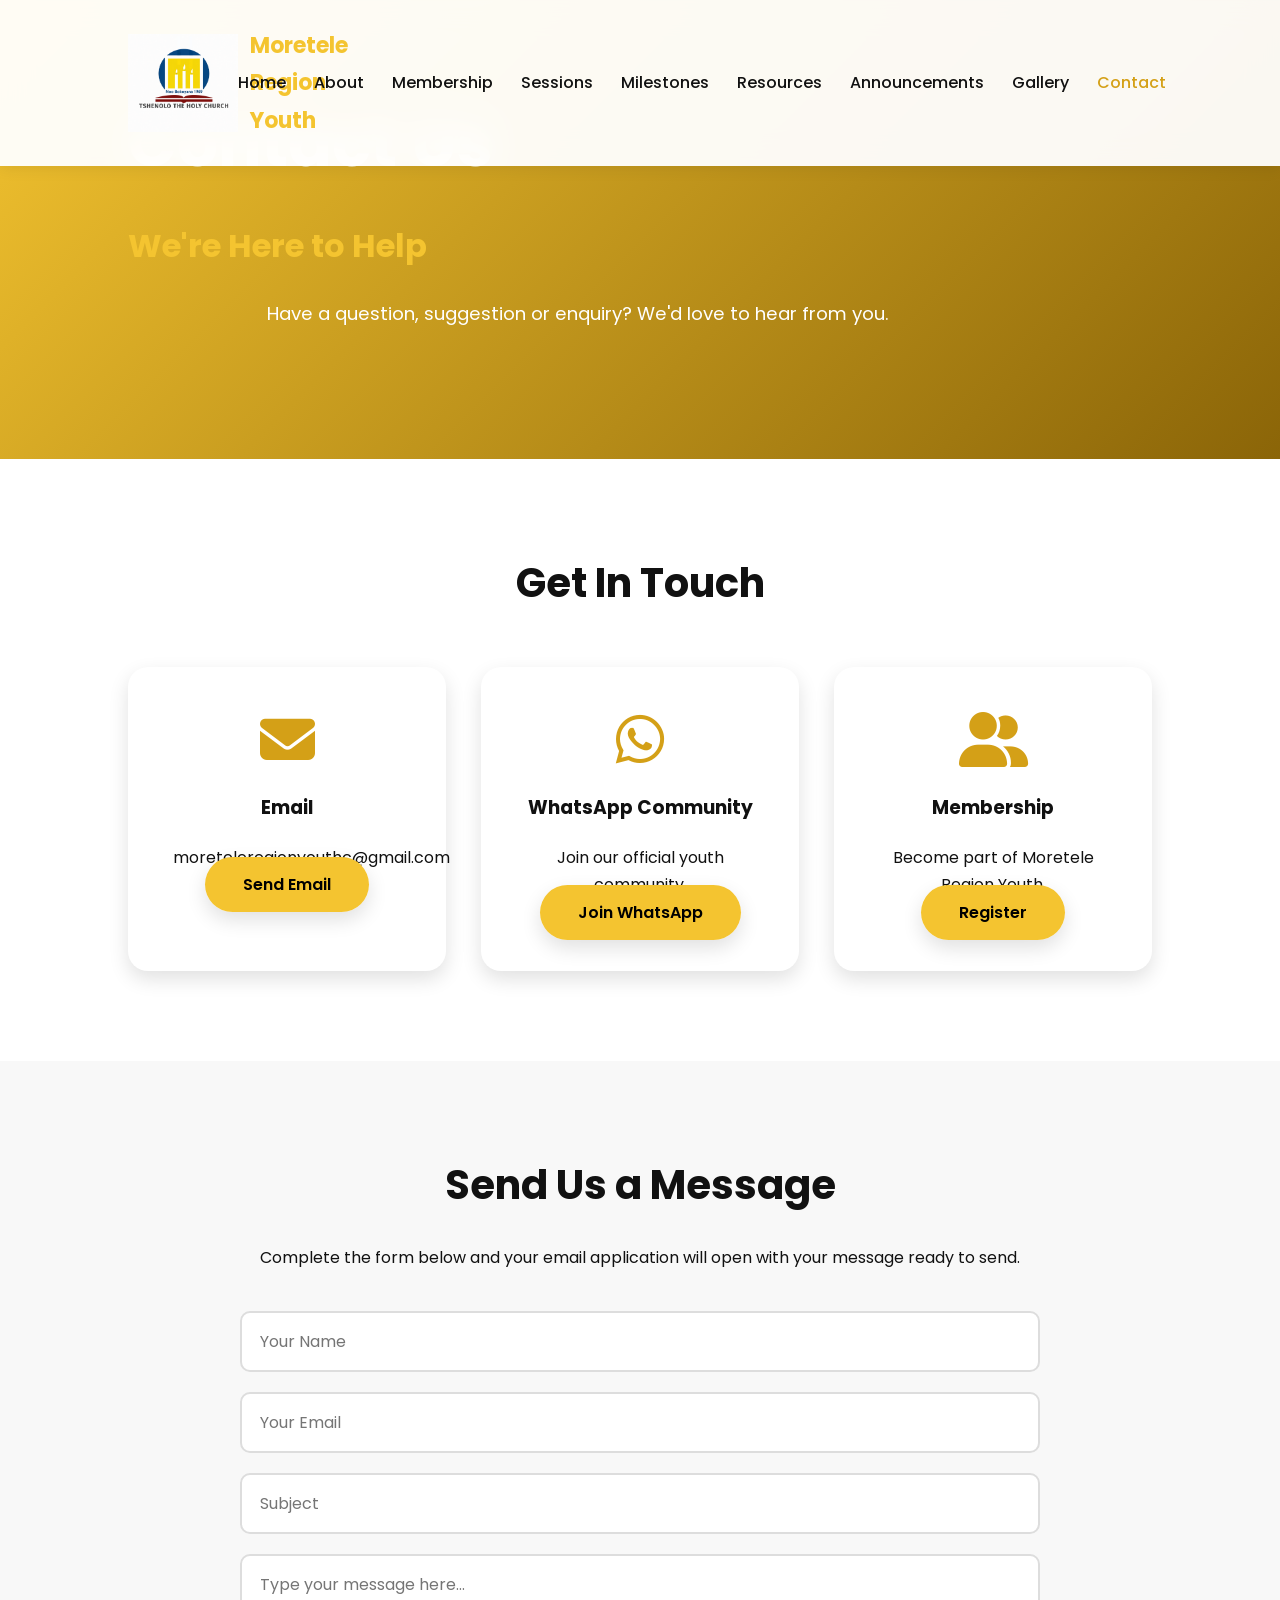
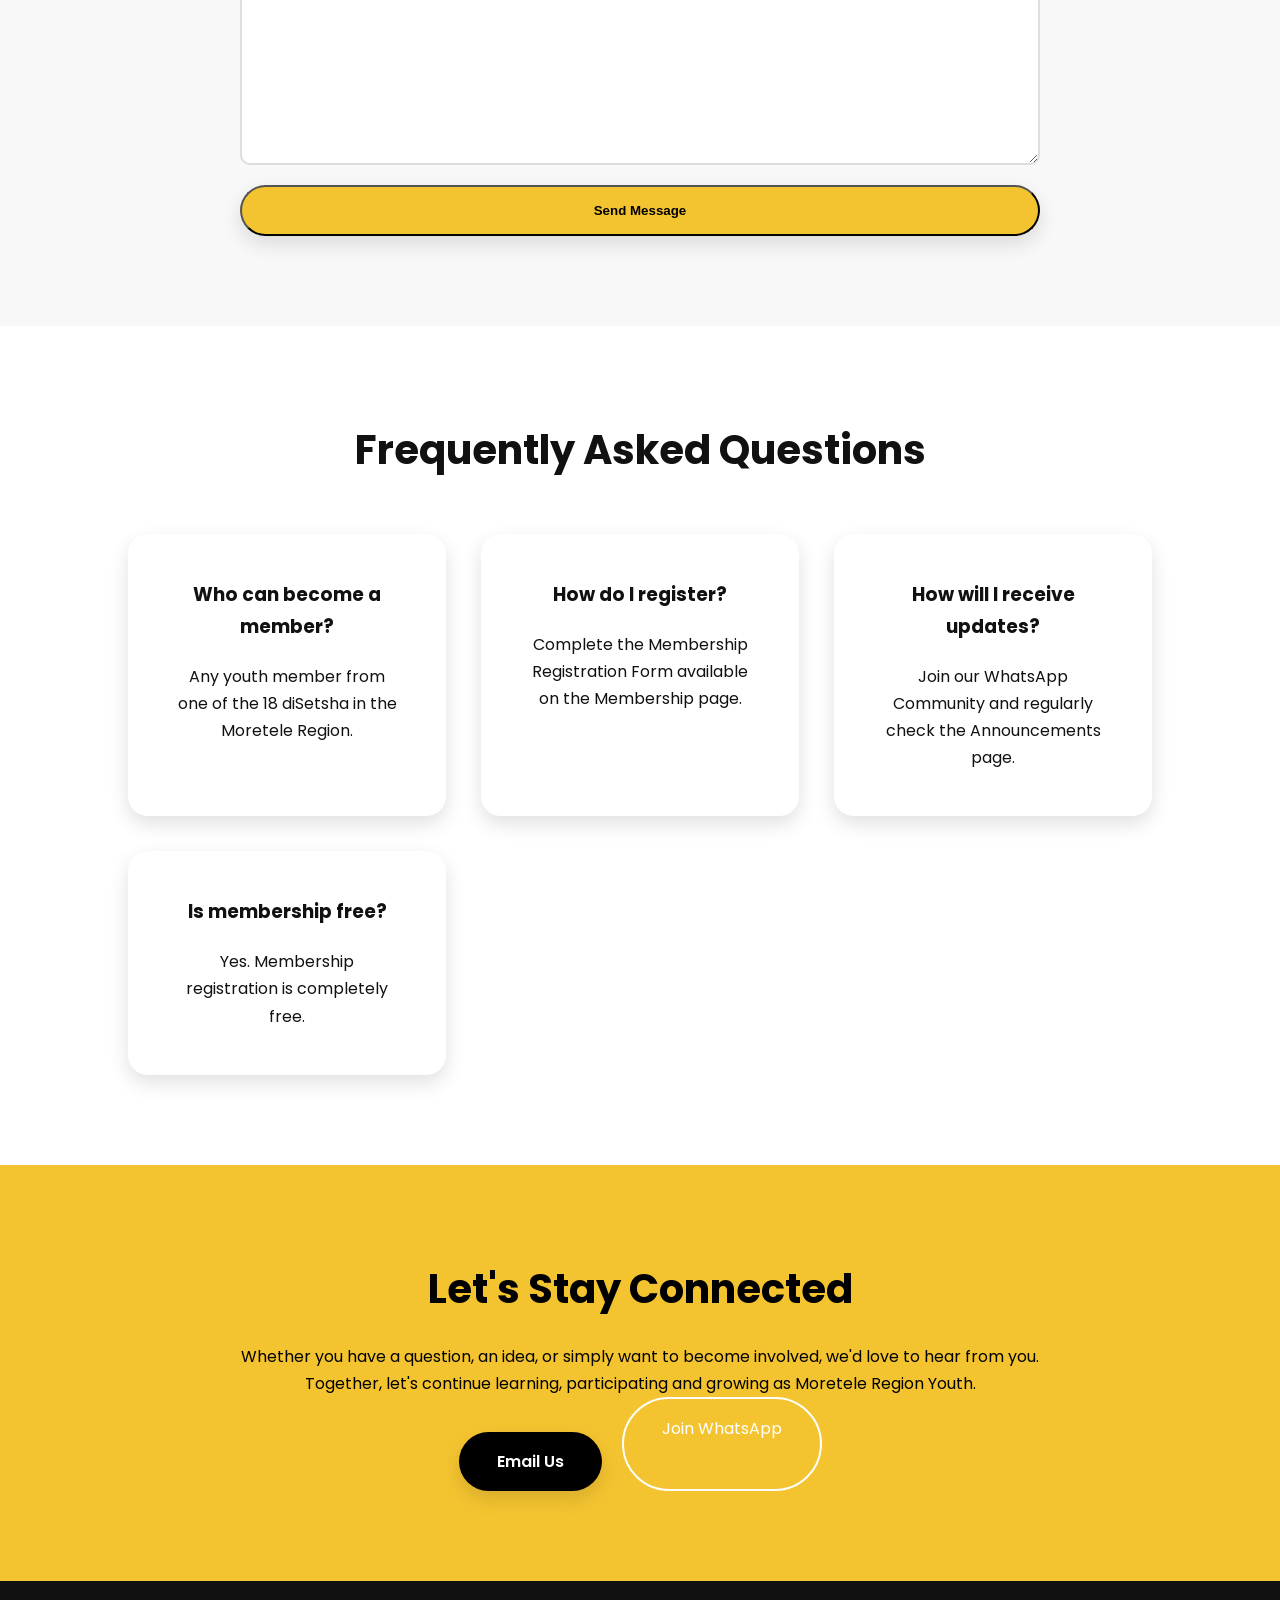
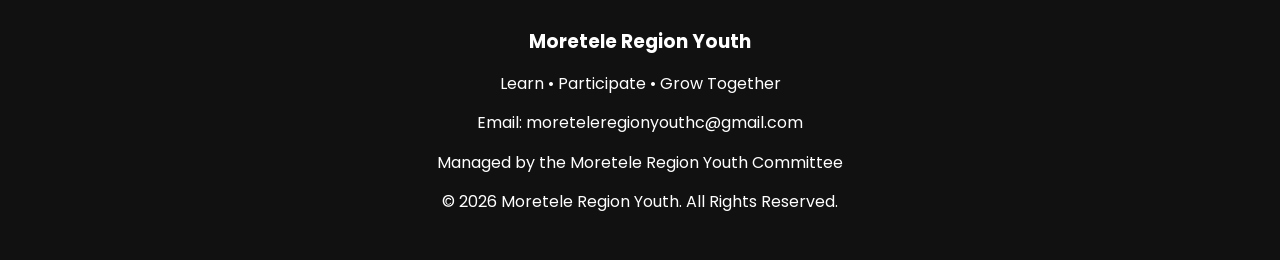
<file: contact.html>
<!DOCTYPE html>
<html lang="en">

<head>

    <meta charset="UTF-8">
    <meta name="viewport" content="width=device-width, initial-scale=1.0">

    <title>Contact | Moretele Region Youth</title>

    <link rel="stylesheet" href="style.css">
    <link rel="stylesheet" href="animations.css">
    <link rel="stylesheet" href="responsive.css">

    <link href="https://fonts.googleapis.com/css2?family=Poppins:wght@300;400;500;600;700&display=swap" rel="stylesheet">

    <link rel="stylesheet"
    href="https://cdnjs.cloudflare.com/ajax/libs/font-awesome/6.7.2/css/all.min.css">

</head>

<body>

<!-- Navigation -->

<header>

<nav class="navbar">

<div class="logo">
    <a href="contact.html">
        <img src="logo.png" alt="Tshenolo The Holy Church Logo">
        <span>Moretele Region Youth</span>
    </a>
</div>

<ul class="nav-links">

<li><a href="index.html">Home</a></li>
<li><a href="about.html">About</a></li>
<li><a href="membership.html">Membership</a></li>
<li><a href="sessions.html">Sessions</a></li>
<li><a href="milestones.html">Milestones</a></li>
<li><a href="resources.html">Resources</a></li>
<li><a href="announcements.html">Announcements</a></li>
<li><a href="gallery.html">Gallery</a></li>
<li><a href="contact.html" class="active">Contact</a></li>

</ul>

<div class="menu-btn">
<i class="fas fa-bars"></i>
</div>

</nav>

</header>

<!-- Hero -->

<section class="hero">

<div class="hero-content">

<h1>Contact Us</h1>

<h3>We're Here to Help</h3>

<p>

Have a question, suggestion or enquiry?

We'd love to hear from you.

</p>

</div>

</section>

<!-- Contact Cards -->

<section>

<h2>Get In Touch</h2>

<div class="programme-grid">

<div class="programme-card">

<i class="fas fa-envelope"></i>

<h3>Email</h3>

<p>moreteleregionyouthc@gmail.com</p>

<a href="mailto:moreteleregionyouthc@gmail.com" class="btn">

Send Email

</a>

</div>

<div class="programme-card">

<i class="fab fa-whatsapp"></i>

<h3>WhatsApp Community</h3>

<p>Join our official youth community.</p>

<a href="https://chat.whatsapp.com/HoDXwf9DbsE7Yjf0Y1GU0z"
target="_blank"
class="btn">

Join WhatsApp

</a>

</div>

<div class="programme-card">

<i class="fas fa-user-friends"></i>

<h3>Membership</h3>

<p>Become part of Moretele Region Youth.</p>

<a href="https://docs.google.com/forms/d/e/1FAIpQLSdb8QSGi-SPpqOb4SDINTfHWxXmUTmXkqzJ0-sdZK3FAIT6mA/viewform?usp=publish-editor"
target="_blank"
class="btn">

Register

</a>

</div>

</div>

</section>

<!-- Contact Form -->

<section class="contact-preview">

<h2>Send Us a Message</h2>

<p>

Complete the form below and your email application will open with your message ready to send.

</p>

<form action="mailto:moreteleregionyouthc@gmail.com" method="post" enctype="text/plain" class="contact-form">

<input
type="text"
name="Name"
placeholder="Your Name"
required>

<input
type="email"
name="Email"
placeholder="Your Email"
required>

<input
type="text"
name="Subject"
placeholder="Subject"
required>

<textarea
name="Message"
rows="7"
placeholder="Type your message here..."
required></textarea>

<button type="submit" class="btn">

Send Message

</button>

</form>

</section>

<!-- FAQ -->

<section>

<h2>Frequently Asked Questions</h2>

<div class="programme-grid">

<div class="programme-card">

<h3>Who can become a member?</h3>

<p>

Any youth member from one of the 18 diSetsha in the Moretele Region.

</p>

</div>

<div class="programme-card">

<h3>How do I register?</h3>

<p>

Complete the Membership Registration Form available on the Membership page.

</p>

</div>

<div class="programme-card">

<h3>How will I receive updates?</h3>

<p>

Join our WhatsApp Community and regularly check the Announcements page.

</p>

</div>

<div class="programme-card">

<h3>Is membership free?</h3>

<p>

Yes. Membership registration is completely free.

</p>

</div>

</div>

</section>

<!-- Closing -->

<section class="cta">

<h2>Let's Stay Connected</h2>

<p>

Whether you have a question, an idea, or simply want to become involved, we'd love to hear from you.

Together, let's continue learning, participating and growing as Moretele Region Youth.

</p>

<div class="hero-buttons">

<a href="mailto:moreteleregionyouthc@gmail.com"
class="btn">

Email Us

</a>

<a href="https://chat.whatsapp.com/HoDXwf9DbsE7Yjf0Y1GU0z"
target="_blank"
class="btn-outline">

Join WhatsApp

</a>

</div>

</section>

<!-- Footer -->

<footer>

<h3>Moretele Region Youth</h3>

<p>Learn • Participate • Grow Together</p>

<p>Email: moreteleregionyouthc@gmail.com</p>

<p>Managed by the Moretele Region Youth Committee</p>

<p>© <span id="year"></span> Moretele Region Youth. All Rights Reserved.</p>

</footer>

<script src="script.js"></script>

</body>

</html>
</file>
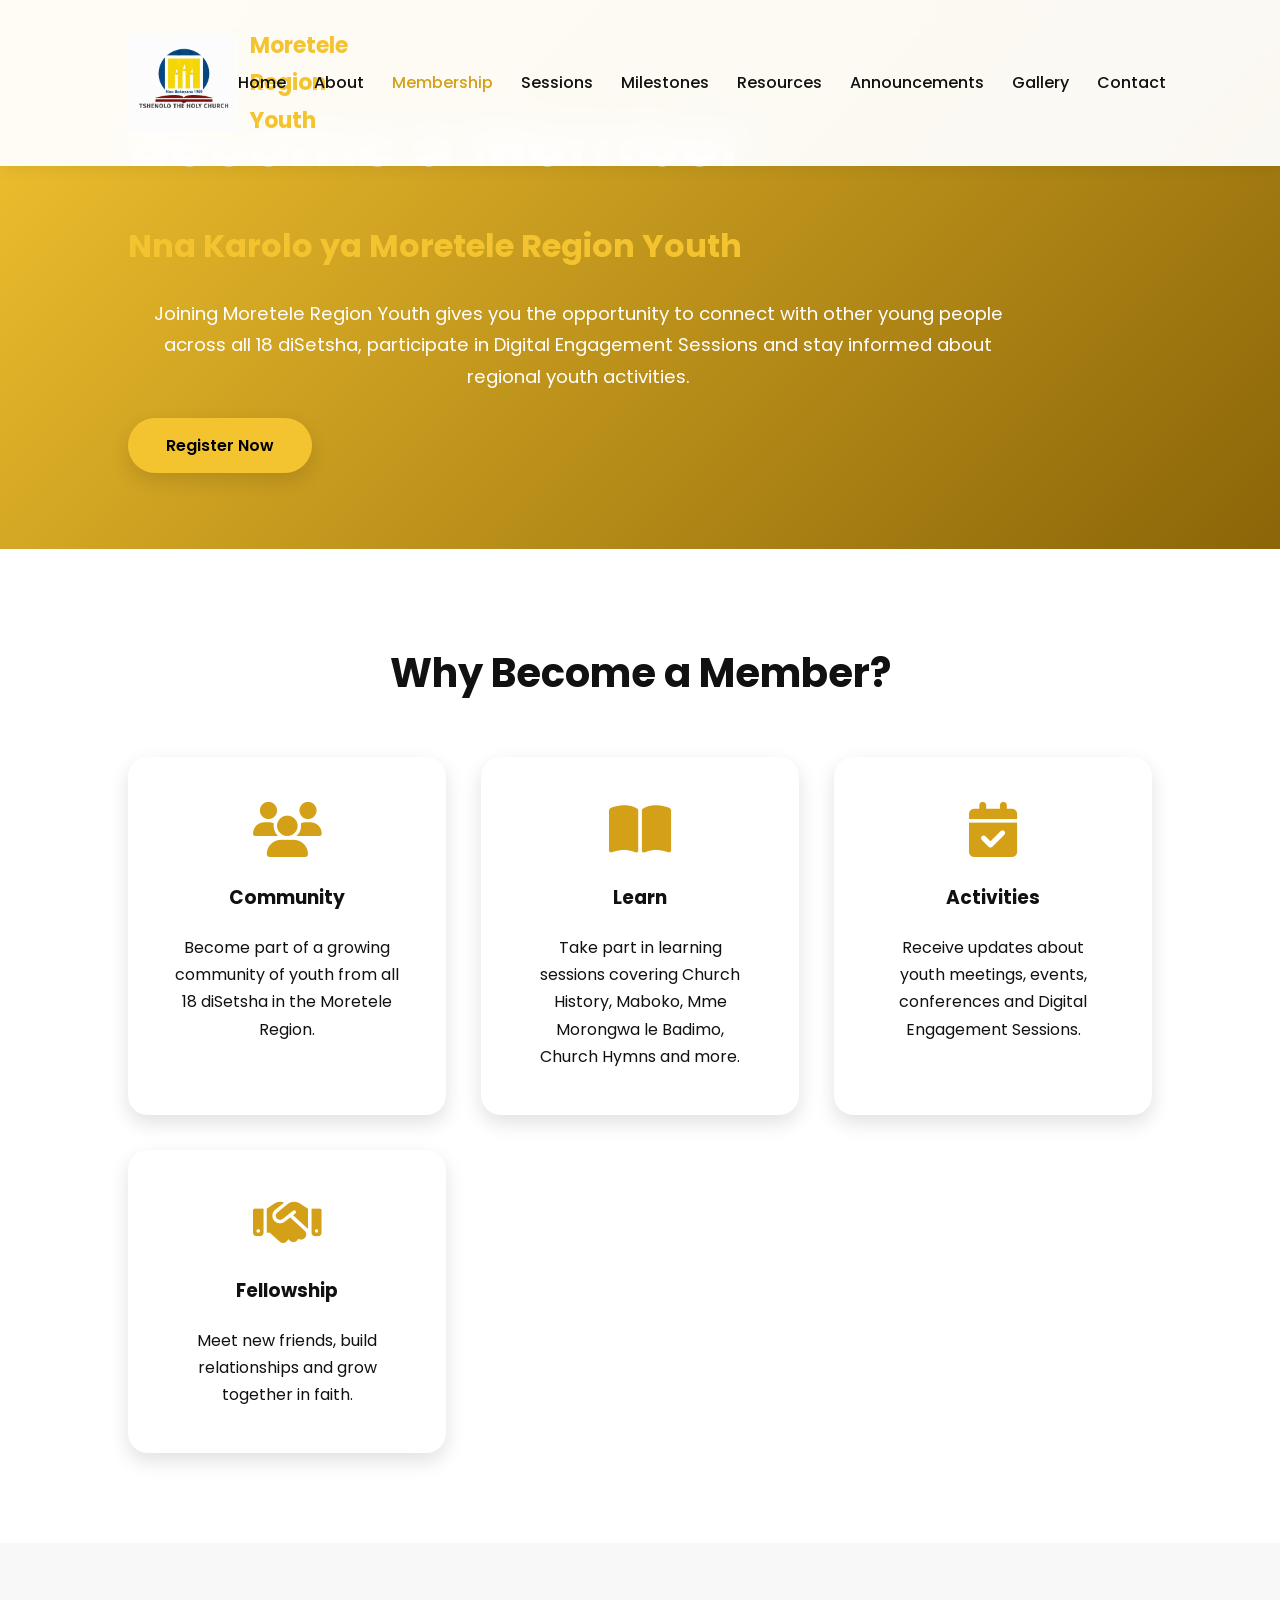
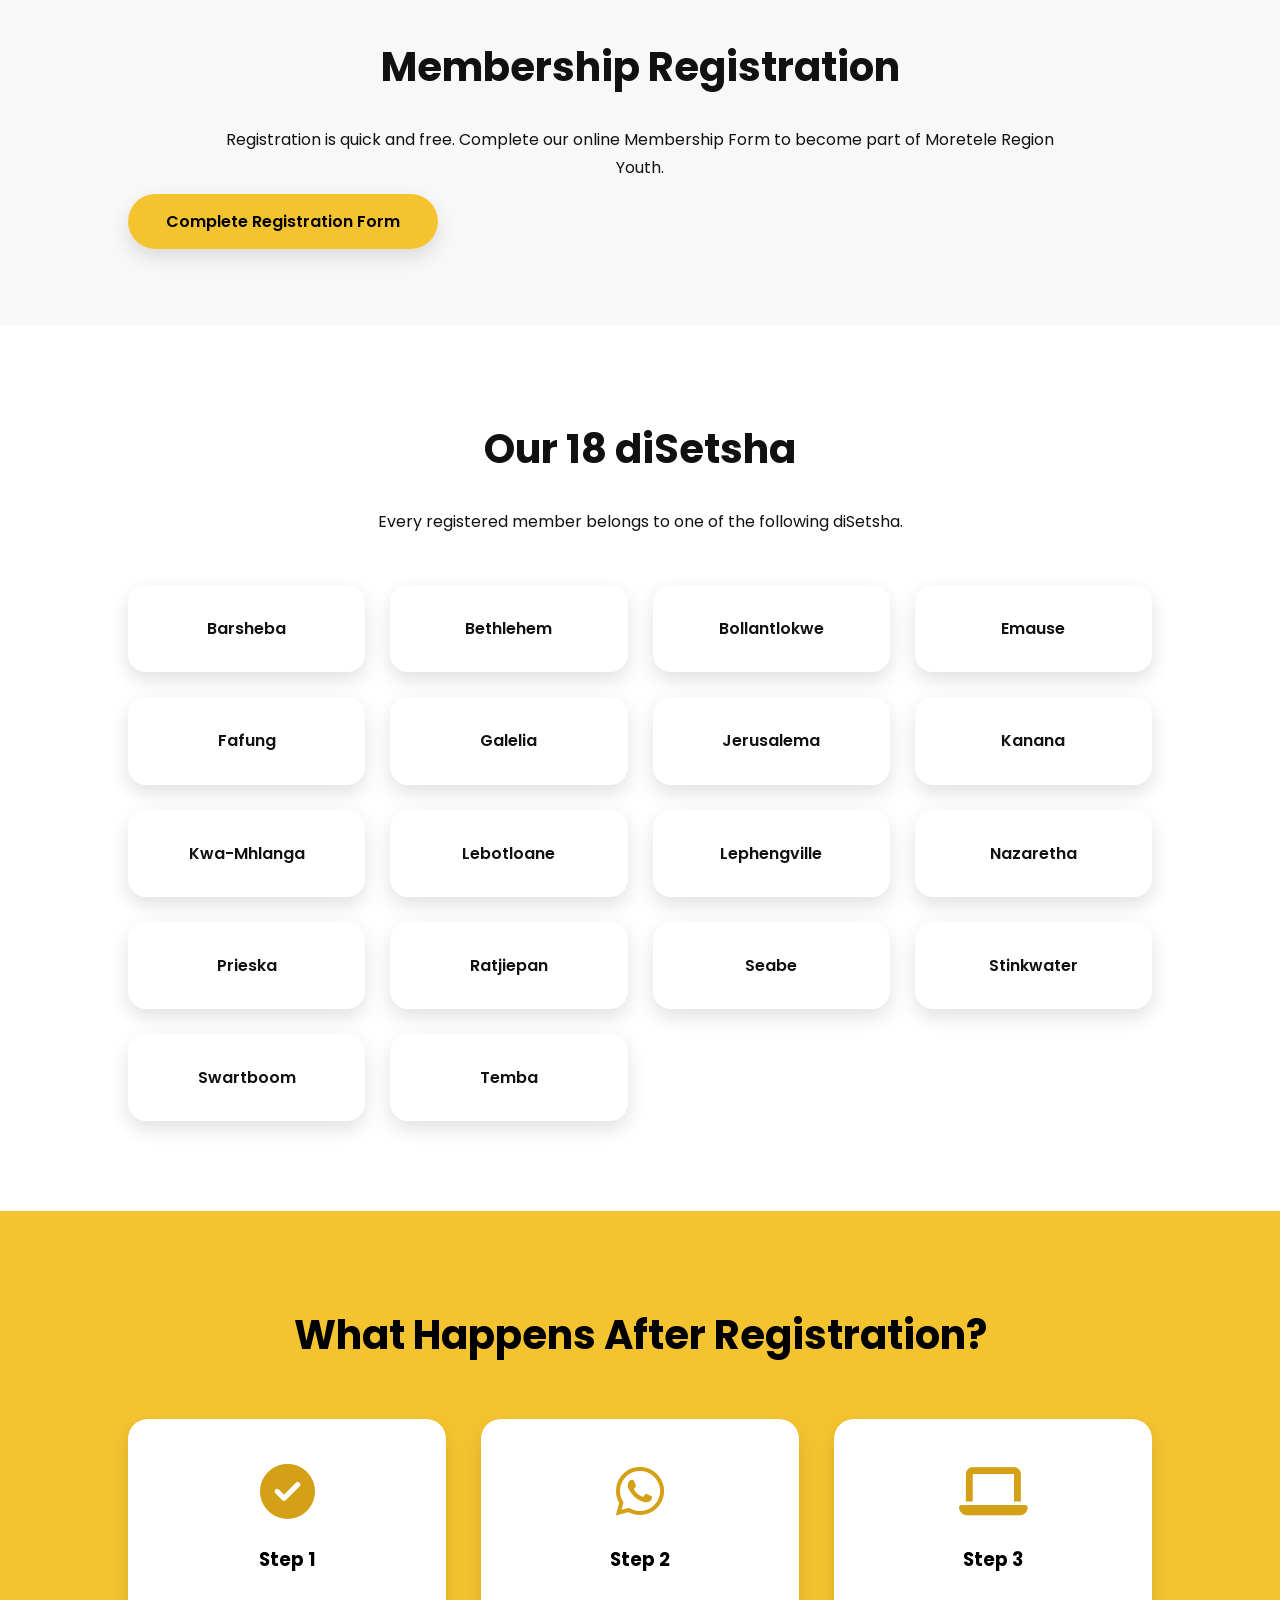
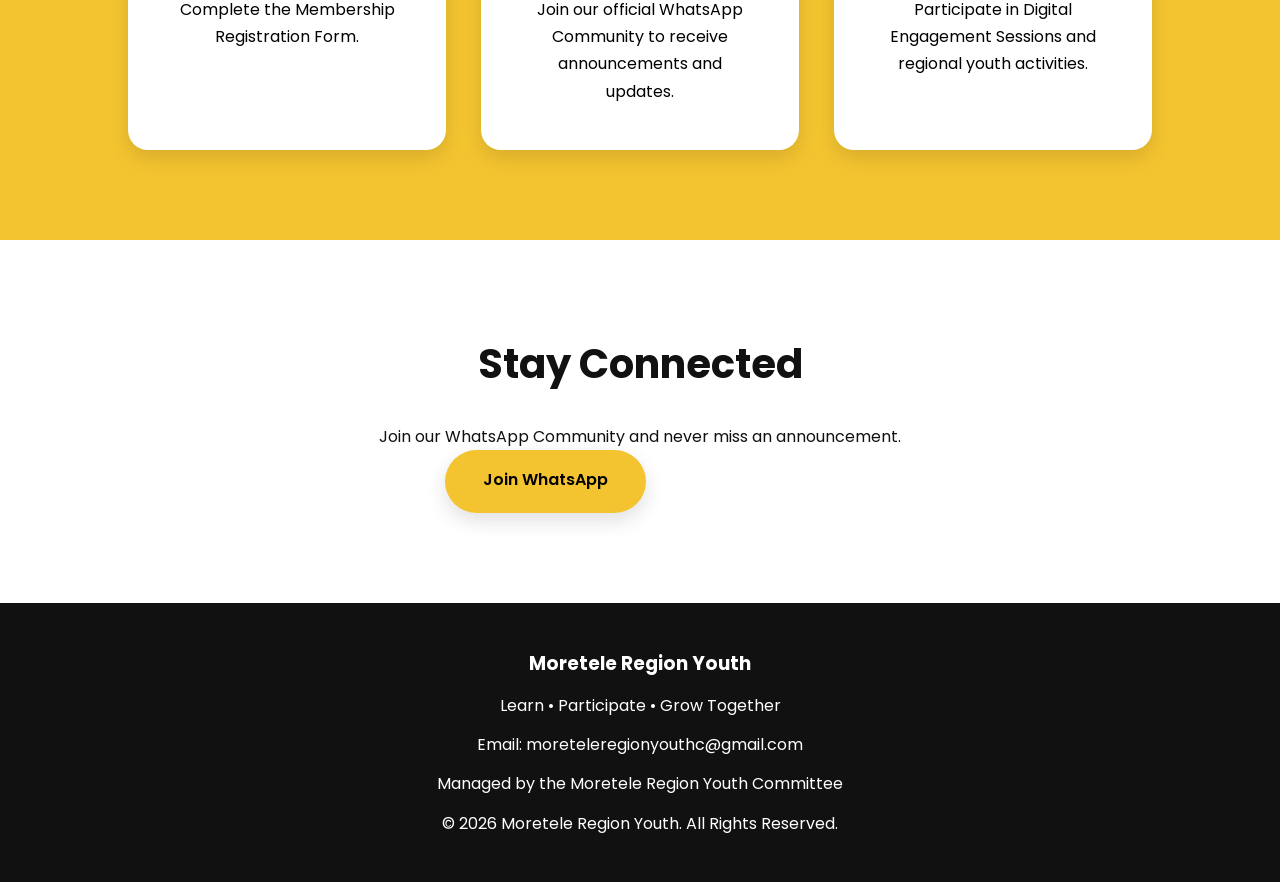
<file: membership.html>
<!DOCTYPE html>
<html lang="en">

<head>

    <meta charset="UTF-8">
    <meta name="viewport" content="width=device-width, initial-scale=1.0">

    <title>Membership | Moretele Region Youth</title>

    <link rel="stylesheet" href="style.css">
    <link rel="stylesheet" href="animations.css">
    <link rel="stylesheet" href="responsive.css">

    <link href="https://fonts.googleapis.com/css2?family=Poppins:wght@300;400;500;600;700&display=swap" rel="stylesheet">

    <link rel="stylesheet"
        href="https://cdnjs.cloudflare.com/ajax/libs/font-awesome/6.7.2/css/all.min.css">

</head>

<body>

<!-- ================= NAVIGATION ================= -->

<header>

<nav class="navbar">

<div class="logo">
    <a href="membership.html">
        <img src="logo.png" alt="Tshenolo The Holy Church Logo">
        <span>Moretele Region Youth</span>
    </a>
</div>

<ul class="nav-links">

<li><a href="index.html">Home</a></li>
<li><a href="about.html">About</a></li>
<li><a href="membership.html" class="active">Membership</a></li>
<li><a href="sessions.html">Sessions</a></li>
<li><a href="milestones.html">Milestones</a></li>
<li><a href="resources.html">Resources</a></li>
<li><a href="announcements.html">Announcements</a></li>
<li><a href="gallery.html">Gallery</a></li>
<li><a href="contact.html">Contact</a></li>

</ul>

<div class="menu-btn">
<i class="fas fa-bars"></i>
</div>

</nav>

</header>

<!-- ================= HERO ================= -->

<section class="hero">

<div class="hero-content">

<h1>Become a Member</h1>

<h3>Nna Karolo ya Moretele Region Youth</h3>

<p>

Joining Moretele Region Youth gives you the opportunity to connect with other young people across all 18 diSetsha, participate in Digital Engagement Sessions and stay informed about regional youth activities.

</p>

<a href="https://docs.google.com/forms/d/e/1FAIpQLSdb8QSGi-SPpqOb4SDINTfHWxXmUTmXkqzJ0-sdZK3FAIT6mA/viewform?usp=publish-editor"
target="_blank"
class="btn">

Register Now

</a>

</div>

</section>

<!-- ================= WHY JOIN ================= -->

<section>

<h2>Why Become a Member?</h2>

<div class="programme-grid">

<div class="programme-card">

<i class="fas fa-users"></i>

<h3>Community</h3>

<p>

Become part of a growing community of youth from all 18 diSetsha in the Moretele Region.

</p>

</div>

<div class="programme-card">

<i class="fas fa-book-open"></i>

<h3>Learn</h3>

<p>

Take part in learning sessions covering Church History, Maboko, Mme Morongwa le Badimo, Church Hymns and more.

</p>

</div>

<div class="programme-card">

<i class="fas fa-calendar-check"></i>

<h3>Activities</h3>

<p>

Receive updates about youth meetings, events, conferences and Digital Engagement Sessions.

</p>

</div>

<div class="programme-card">

<i class="fas fa-handshake"></i>

<h3>Fellowship</h3>

<p>

Meet new friends, build relationships and grow together in faith.

</p>

</div>

</div>

</section>

<!-- ================= REGISTRATION ================= -->

<section class="contact-preview">

<h2>Membership Registration</h2>

<p>

Registration is quick and free.

Complete our online Membership Form to become part of Moretele Region Youth.

</p>

<br>

<a href="https://docs.google.com/forms/d/e/1FAIpQLSdb8QSGi-SPpqOb4SDINTfHWxXmUTmXkqzJ0-sdZK3FAIT6mA/viewform?usp=publish-editor"
target="_blank"
class="btn">

Complete Registration Form

</a>

</section>

<!-- ================= SETSHAS ================= -->

<section>

<h2>Our 18 diSetsha</h2>

<p>

Every registered member belongs to one of the following diSetsha.

</p>

<div class="setsha-grid">

<div class="card">Barsheba</div>
<div class="card">Bethlehem</div>
<div class="card">Bollantlokwe</div>
<div class="card">Emause</div>
<div class="card">Fafung</div>
<div class="card">Galelia</div>
<div class="card">Jerusalema</div>
<div class="card">Kanana</div>
<div class="card">Kwa-Mhlanga</div>
<div class="card">Lebotloane</div>
<div class="card">Lephengville</div>
<div class="card">Nazaretha</div>
<div class="card">Prieska</div>
<div class="card">Ratjiepan</div>
<div class="card">Seabe</div>
<div class="card">Stinkwater</div>
<div class="card">Swartboom</div>
<div class="card">Temba</div>

</div>

</section>

<!-- ================= WHAT HAPPENS NEXT ================= -->

<section class="cta">

<h2>What Happens After Registration?</h2>

<div class="programme-grid">

<div class="programme-card">

<i class="fas fa-check-circle"></i>

<h3>Step 1</h3>

<p>

Complete the Membership Registration Form.

</p>

</div>

<div class="programme-card">

<i class="fab fa-whatsapp"></i>

<h3>Step 2</h3>

<p>

Join our official WhatsApp Community to receive announcements and updates.

</p>

</div>

<div class="programme-card">

<i class="fas fa-laptop"></i>

<h3>Step 3</h3>

<p>

Participate in Digital Engagement Sessions and regional youth activities.

</p>

</div>

</div>

</section>

<!-- ================= WHATSAPP ================= -->

<section>

<h2>Stay Connected</h2>

<p>

Join our WhatsApp Community and never miss an announcement.

</p>

<div class="hero-buttons">

<a href="https://chat.whatsapp.com/HoDXwf9DbsE7Yjf0Y1GU0z"
target="_blank"
class="btn">

Join WhatsApp

</a>

<a href="contact.html"
class="btn-outline">

Contact Us

</a>

</div>

</section>

<!-- ================= FOOTER ================= -->

<footer>

<h3>Moretele Region Youth</h3>

<p>Learn • Participate • Grow Together</p>

<p>Email: moreteleregionyouthc@gmail.com</p>

<p>Managed by the Moretele Region Youth Committee</p>

<p>© <span id="year"></span> Moretele Region Youth. All Rights Reserved.</p>

</footer>

<script src="script.js"></script>

</body>

</html>
</file>
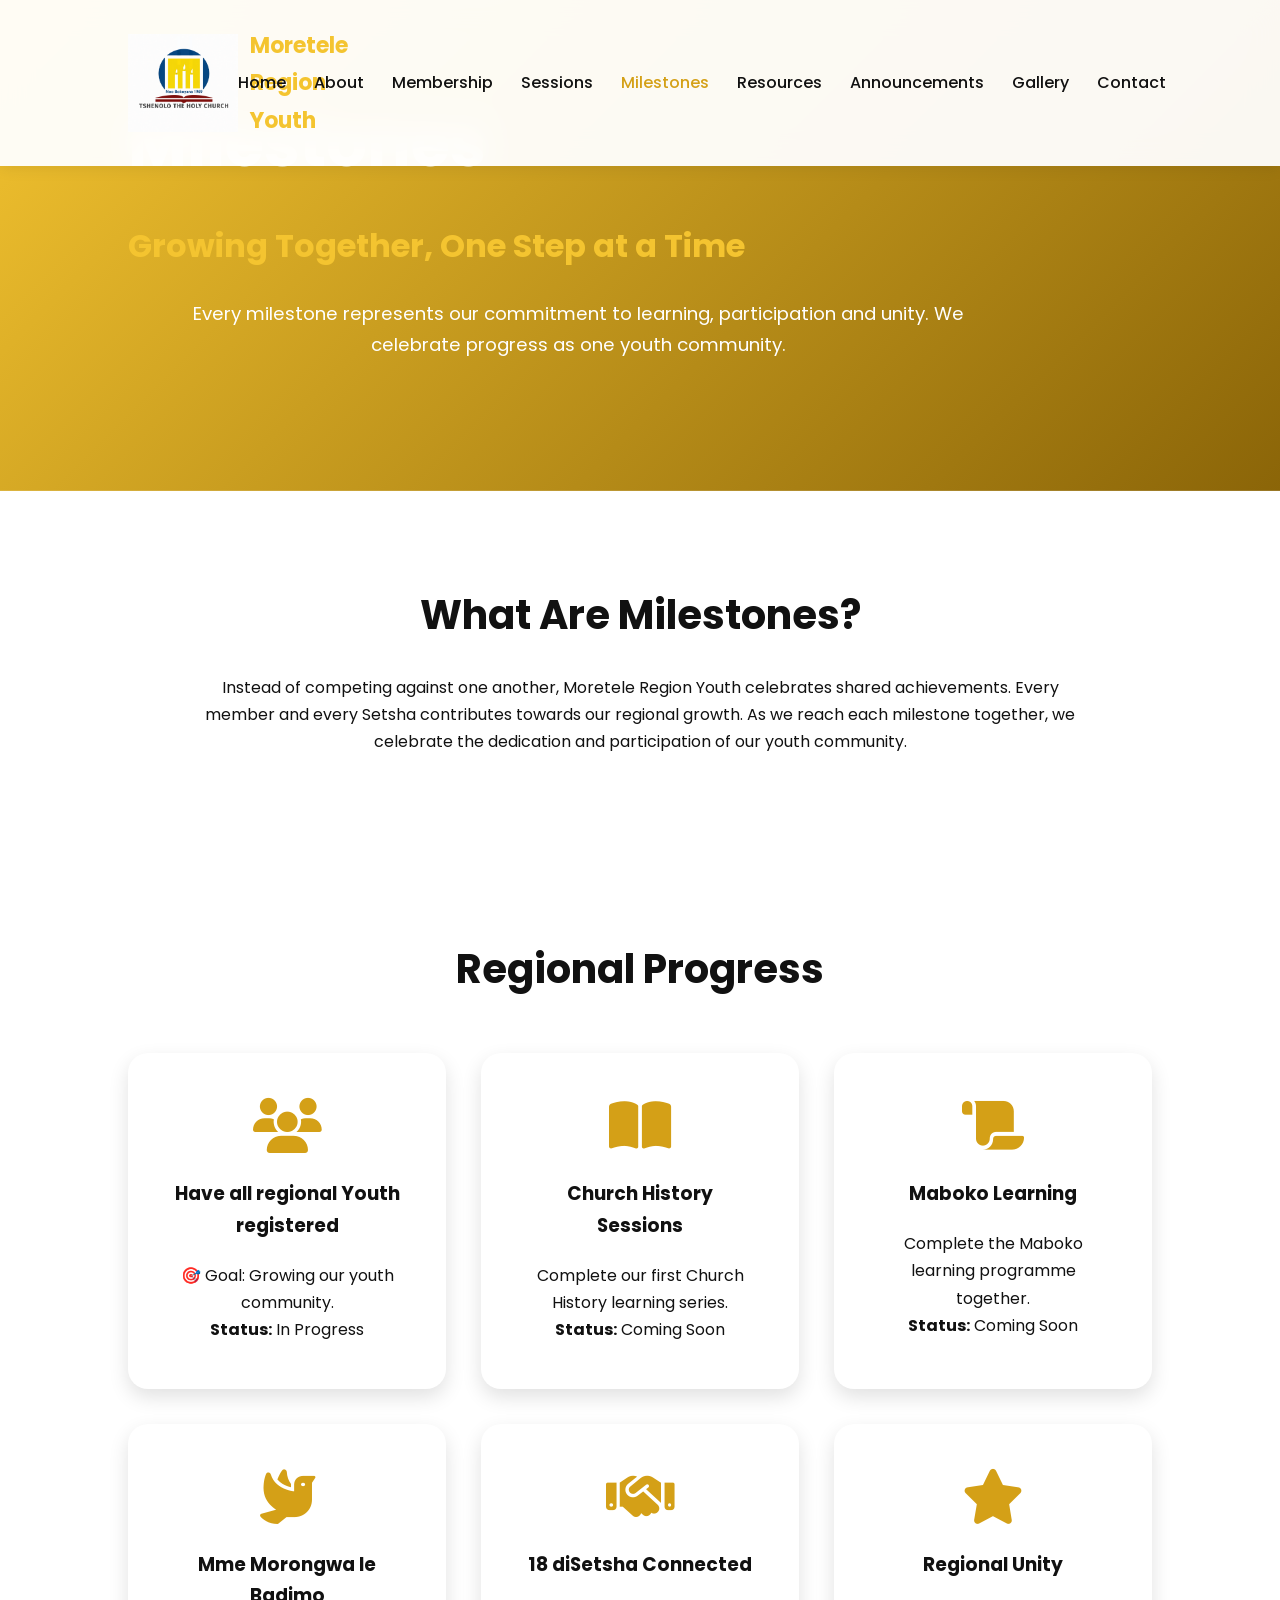
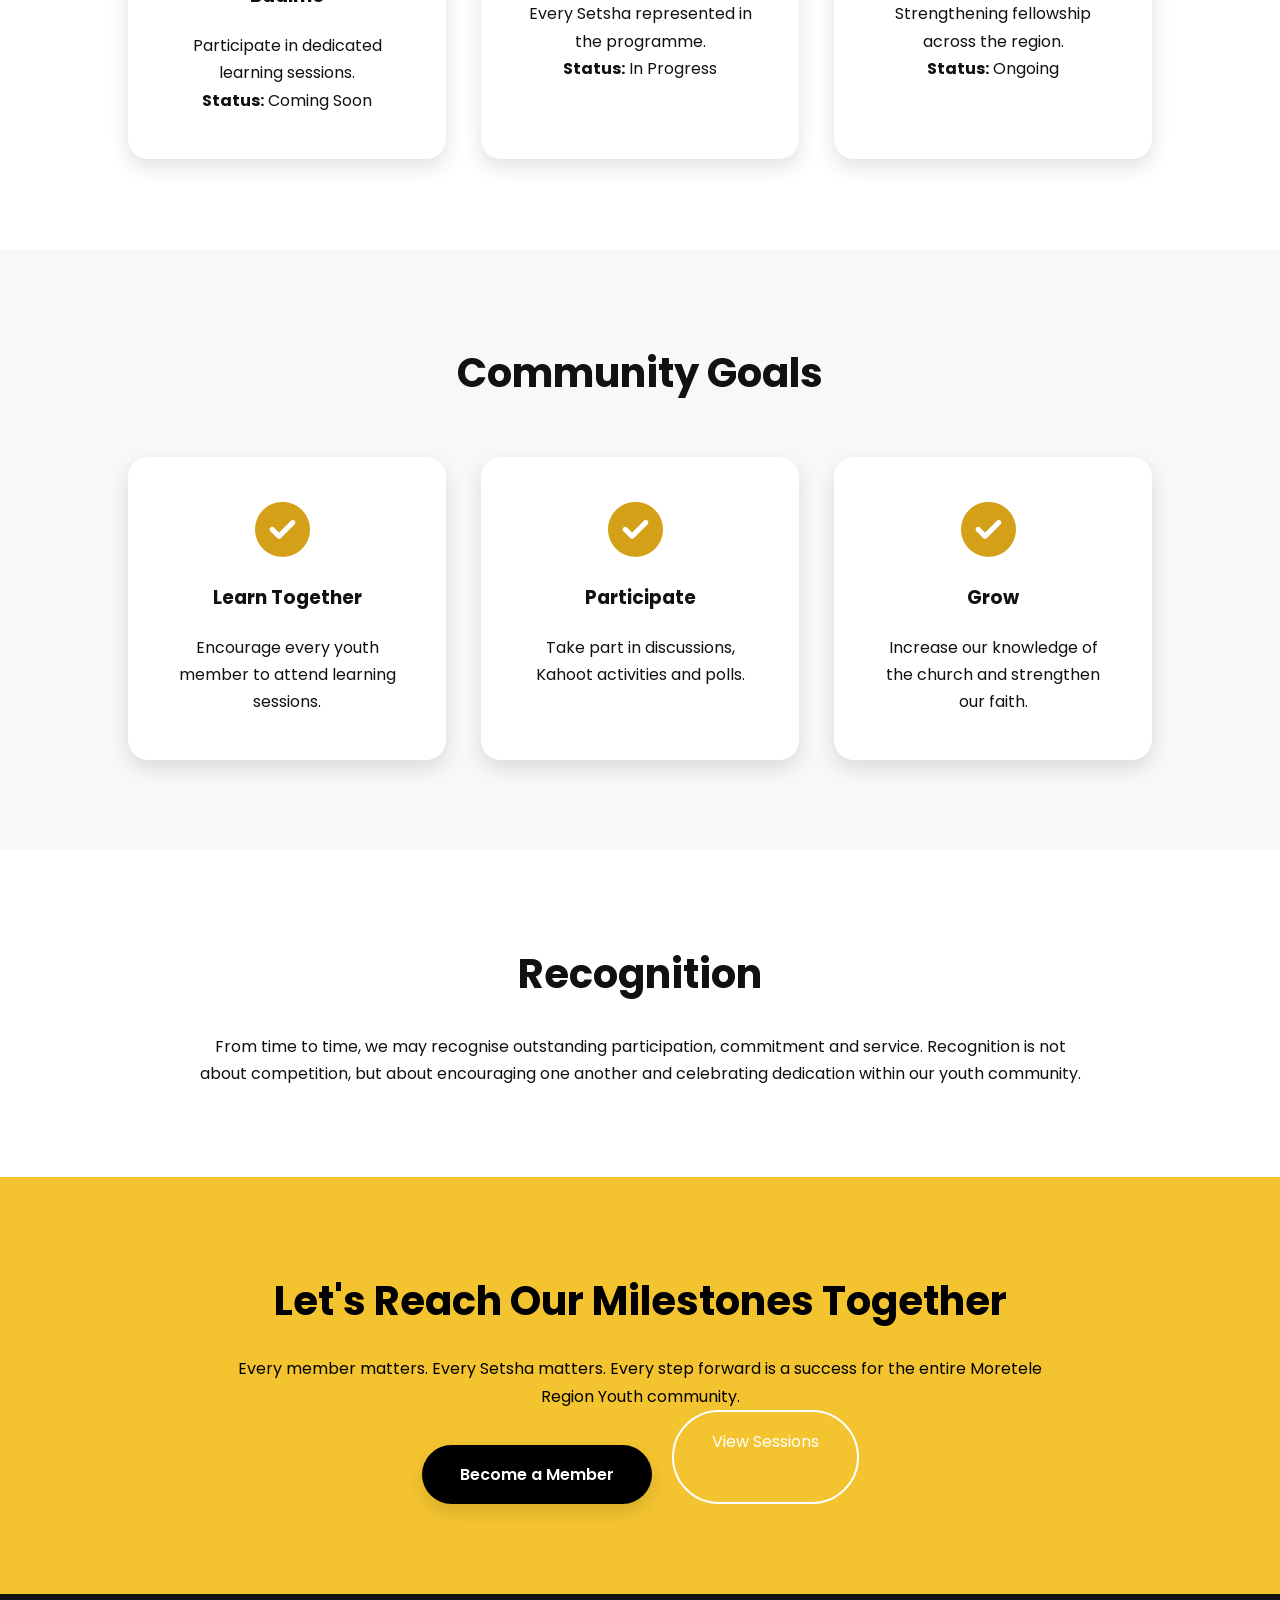
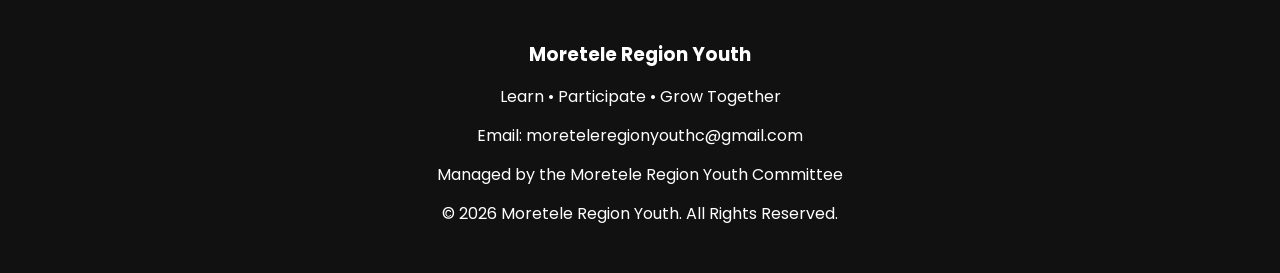
<file: milestones.html>
<!DOCTYPE html>
<html lang="en">

<head>

    <meta charset="UTF-8">
    <meta name="viewport" content="width=device-width, initial-scale=1.0">

    <title>Milestones | Moretele Region Youth</title>

    <link rel="stylesheet" href="style.css">
    <link rel="stylesheet" href="animations.css">
    <link rel="stylesheet" href="responsive.css">

    <link href="https://fonts.googleapis.com/css2?family=Poppins:wght@300;400;500;600;700&display=swap" rel="stylesheet">

    <link rel="stylesheet"
    href="https://cdnjs.cloudflare.com/ajax/libs/font-awesome/6.7.2/css/all.min.css">

</head>

<body>

<!-- Navigation -->

<header>

<nav class="navbar">

<div class="logo">
    <a href="milestones.html">
        <img src="logo.png" alt="Tshenolo The Holy Church Logo">
        <span>Moretele Region Youth</span>
    </a>
</div>

<ul class="nav-links">

<li><a href="index.html">Home</a></li>
<li><a href="about.html">About</a></li>
<li><a href="membership.html">Membership</a></li>
<li><a href="sessions.html">Sessions</a></li>
<li><a href="milestones.html" class="active">Milestones</a></li>
<li><a href="resources.html">Resources</a></li>
<li><a href="announcements.html">Announcements</a></li>
<li><a href="gallery.html">Gallery</a></li>
<li><a href="contact.html">Contact</a></li>

</ul>

<div class="menu-btn">
<i class="fas fa-bars"></i>
</div>

</nav>

</header>

<!-- Hero -->

<section class="hero">

<div class="hero-content">

<h1>Milestones</h1>

<h3>Growing Together, One Step at a Time</h3>

<p>

Every milestone represents our commitment to learning, participation and unity. We celebrate progress as one youth community.

</p>

</div>

</section>

<!-- Introduction -->

<section>

<h2>What Are Milestones?</h2>

<p style="text-align:center; max-width:900px; margin:auto;">

Instead of competing against one another, Moretele Region Youth celebrates shared achievements. Every member and every Setsha contributes towards our regional growth.

As we reach each milestone together, we celebrate the dedication and participation of our youth community.

</p>

</section>

<!-- Progress -->

<section>

<h2>Regional Progress</h2>

<div class="programme-grid">

<div class="programme-card">

<i class="fas fa-users"></i>

<h3>Have all regional Youth registered</h3>

<p>🎯 Goal: Growing our youth community.</p>

<p><strong>Status:</strong> In Progress</p>

</div>

<div class="programme-card">

<i class="fas fa-book-open"></i>

<h3>Church History Sessions</h3>

<p>Complete our first Church History learning series.</p>

<p><strong>Status:</strong> Coming Soon</p>

</div>

<div class="programme-card">

<i class="fas fa-scroll"></i>

<h3>Maboko Learning</h3>

<p>Complete the Maboko learning programme together.</p>

<p><strong>Status:</strong> Coming Soon</p>

</div>

<div class="programme-card">

<i class="fas fa-dove"></i>

<h3>Mme Morongwa le Badimo</h3>

<p>Participate in dedicated learning sessions.</p>

<p><strong>Status:</strong> Coming Soon</p>

</div>

<div class="programme-card">

<i class="fas fa-handshake"></i>

<h3>18 diSetsha Connected</h3>

<p>Every Setsha represented in the programme.</p>

<p><strong>Status:</strong> In Progress</p>

</div>

<div class="programme-card">

<i class="fas fa-star"></i>

<h3>Regional Unity</h3>

<p>Strengthening fellowship across the region.</p>

<p><strong>Status:</strong> Ongoing</p>

</div>

</div>

</section>

<!-- Community Goals -->

<section class="contact-preview">

<h2>Community Goals</h2>

<div class="programme-grid">

<div class="programme-card">

<i class="fas fa-check-circle"></i>

<h3>Learn Together</h3>

<p>Encourage every youth member to attend learning sessions.</p>

</div>

<div class="programme-card">

<i class="fas fa-check-circle"></i>

<h3>Participate</h3>

<p>Take part in discussions, Kahoot activities and polls.</p>

</div>

<div class="programme-card">

<i class="fas fa-check-circle"></i>

<h3>Grow</h3>

<p>Increase our knowledge of the church and strengthen our faith.</p>

</div>

</div>

</section>

<!-- Recognition -->

<section>

<h2>Recognition</h2>

<p style="text-align:center; max-width:900px; margin:auto;">

From time to time, we may recognise outstanding participation, commitment and service.

Recognition is not about competition, but about encouraging one another and celebrating dedication within our youth community.

</p>

</section>

<!-- Call To Action -->

<section class="cta">

<h2>Let's Reach Our Milestones Together</h2>

<p>

Every member matters.

Every Setsha matters.

Every step forward is a success for the entire Moretele Region Youth community.

</p>

<div class="hero-buttons">

<a href="membership.html" class="btn">

Become a Member

</a>

<a href="sessions.html" class="btn-outline">

View Sessions

</a>

</div>

</section>

<!-- Footer -->

<footer>

<h3>Moretele Region Youth</h3>

<p>Learn • Participate • Grow Together</p>

<p>Email: moreteleregionyouthc@gmail.com</p>

<p>Managed by the Moretele Region Youth Committee</p>

<p>© <span id="year"></span> Moretele Region Youth. All Rights Reserved.</p>

</footer>

<script src="script.js"></script>

</body>

</html>
</file>
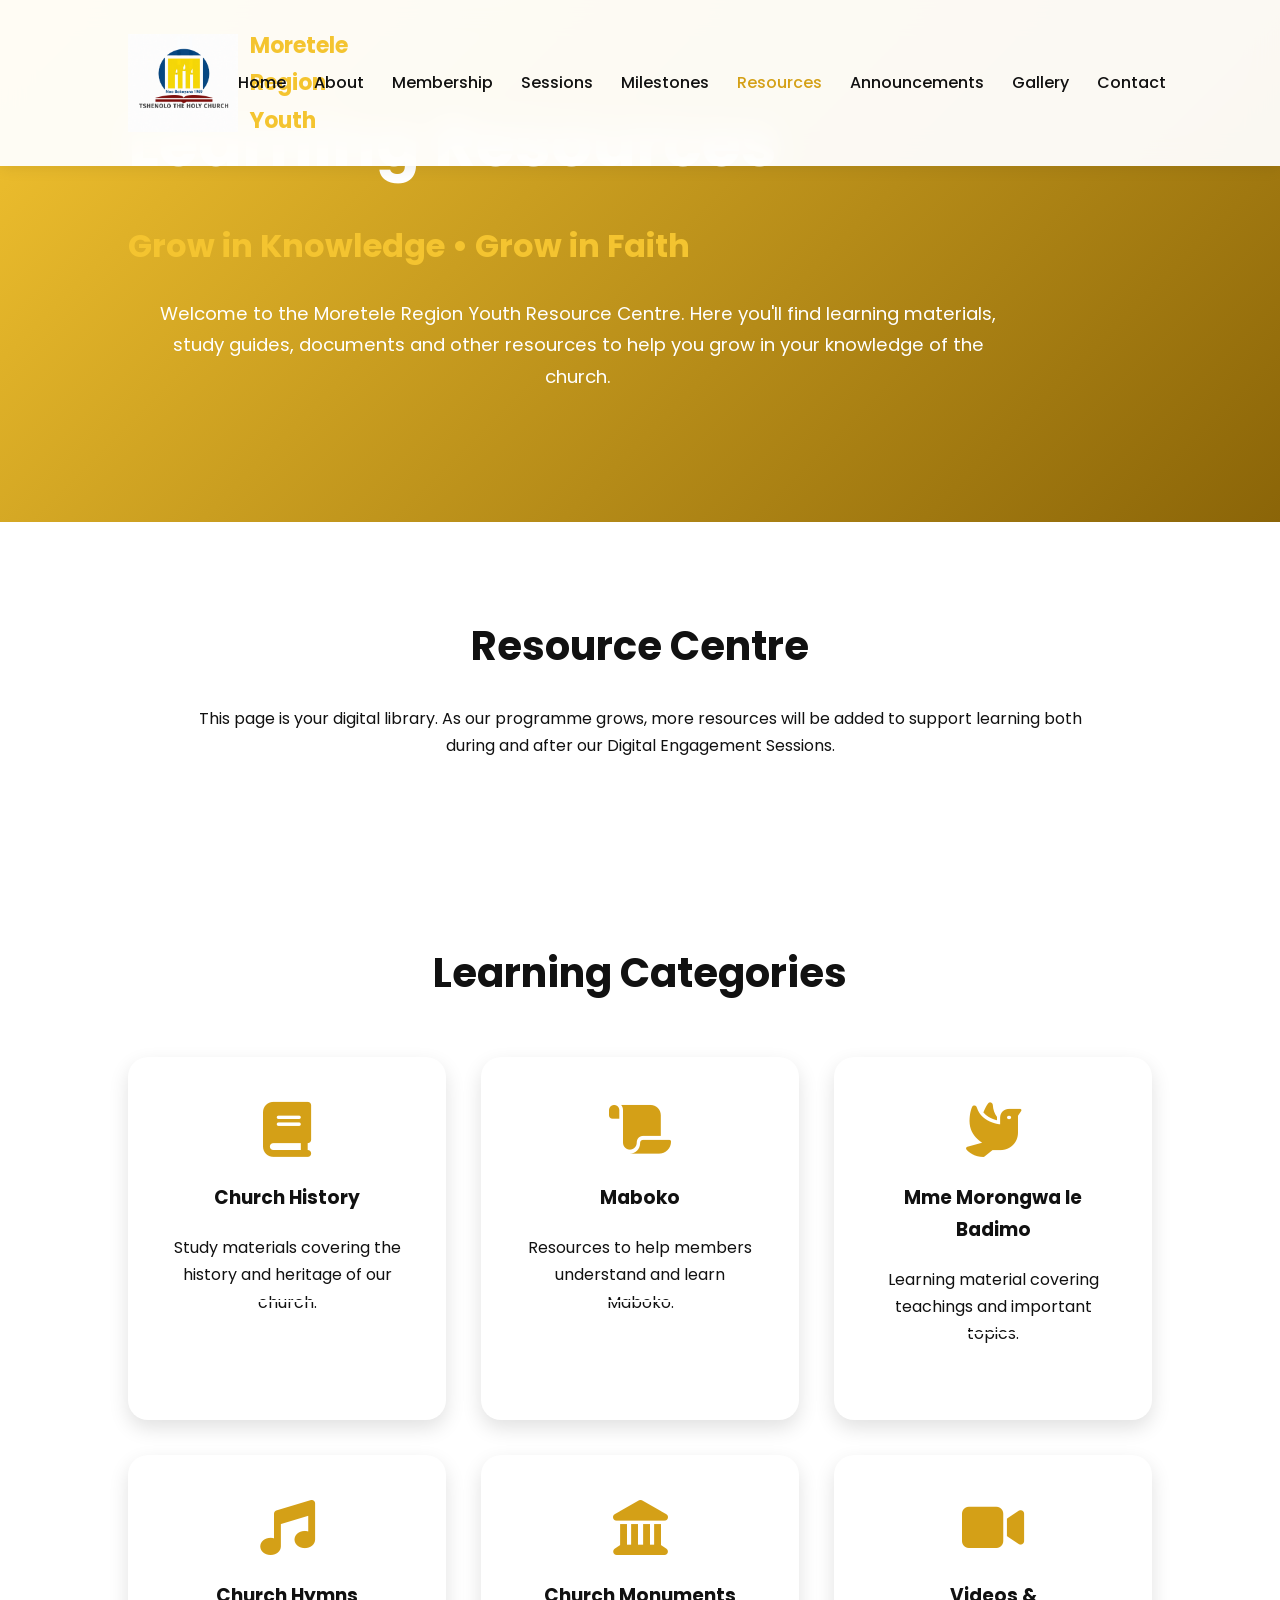
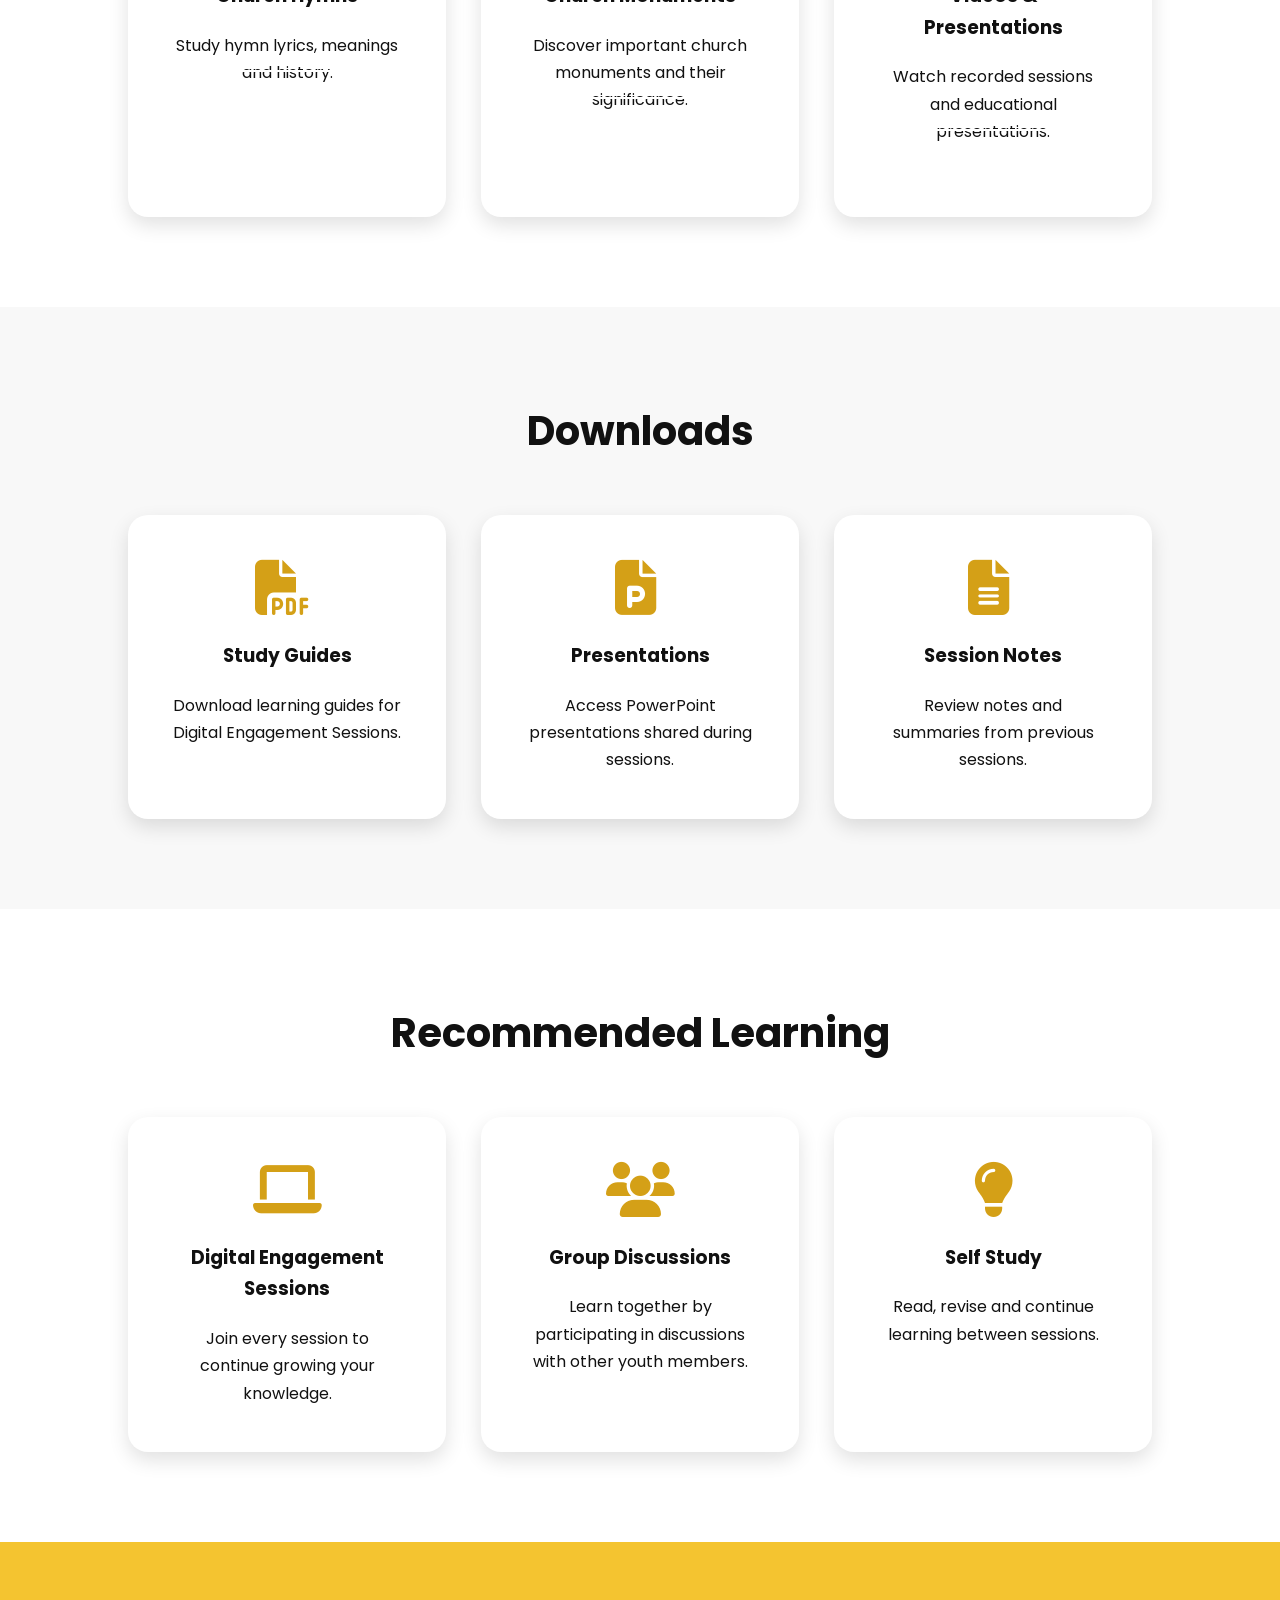
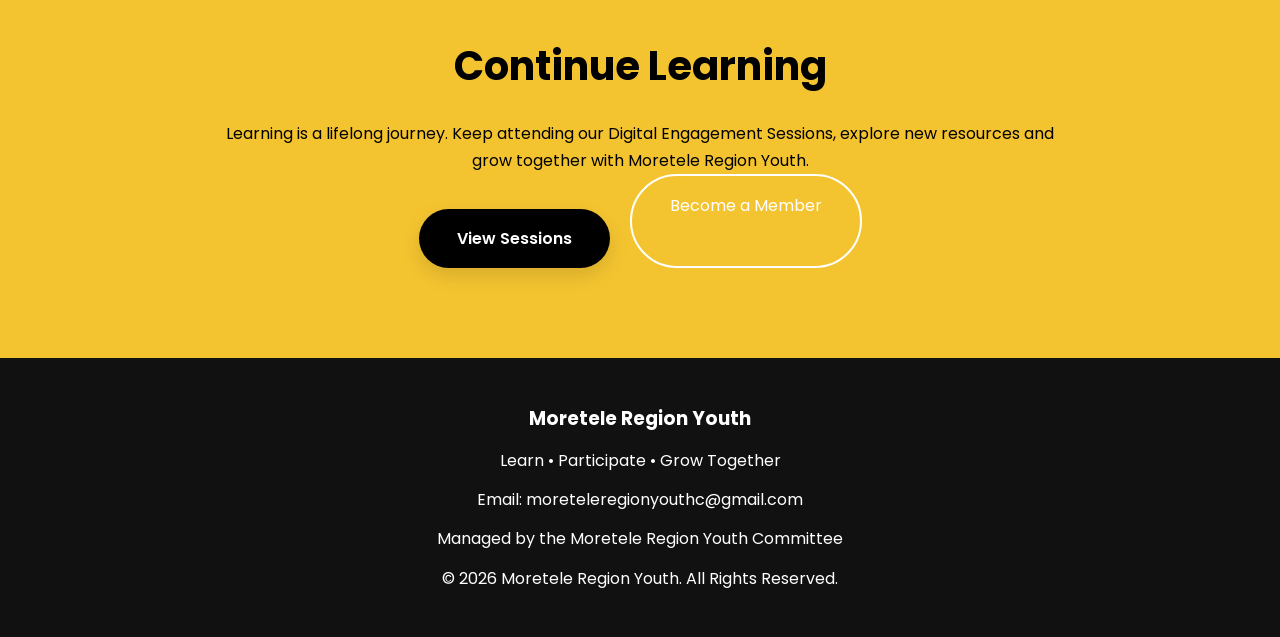
<file: resources.html>
<!DOCTYPE html>
<html lang="en">

<head>

    <meta charset="UTF-8">
    <meta name="viewport" content="width=device-width, initial-scale=1.0">

    <title>Resources | Moretele Region Youth</title>

    <link rel="stylesheet" href="style.css">
    <link rel="stylesheet" href="animations.css">
    <link rel="stylesheet" href="responsive.css">

    <link href="https://fonts.googleapis.com/css2?family=Poppins:wght@300;400;500;600;700&display=swap" rel="stylesheet">

    <link rel="stylesheet"
    href="https://cdnjs.cloudflare.com/ajax/libs/font-awesome/6.7.2/css/all.min.css">

</head>

<body>

<!-- Navigation -->

<header>

<nav class="navbar">

<div class="logo">
    <a href="resources.html">
        <img src="logo.png" alt="Tshenolo The Holy Church Logo">
        <span>Moretele Region Youth</span>
    </a>
</div>

<ul class="nav-links">

<li><a href="index.html">Home</a></li>
<li><a href="about.html">About</a></li>
<li><a href="membership.html">Membership</a></li>
<li><a href="sessions.html">Sessions</a></li>
<li><a href="milestones.html">Milestones</a></li>
<li><a href="resources.html" class="active">Resources</a></li>
<li><a href="announcements.html">Announcements</a></li>
<li><a href="gallery.html">Gallery</a></li>
<li><a href="contact.html">Contact</a></li>

</ul>

<div class="menu-btn">
<i class="fas fa-bars"></i>
</div>

</nav>

</header>

<!-- Hero -->

<section class="hero">

<div class="hero-content">

<h1>Learning Resources</h1>

<h3>Grow in Knowledge • Grow in Faith</h3>

<p>

Welcome to the Moretele Region Youth Resource Centre.

Here you'll find learning materials, study guides, documents and other resources to help you grow in your knowledge of the church.

</p>

</div>

</section>

<!-- Introduction -->

<section>

<h2>Resource Centre</h2>

<p style="text-align:center; max-width:900px; margin:auto;">

This page is your digital library. As our programme grows, more resources will be added to support learning both during and after our Digital Engagement Sessions.

</p>

</section>

<!-- Learning Resources -->

<section>

<h2>Learning Categories</h2>

<div class="programme-grid">

<div class="programme-card">

<i class="fas fa-book"></i>

<h3>Church History</h3>

<p>

Study materials covering the history and heritage of our church.

</p>

<a href="#" class="btn-outline">Coming Soon</a>

</div>

<div class="programme-card">

<i class="fas fa-scroll"></i>

<h3>Maboko</h3>

<p>

Resources to help members understand and learn Maboko.

</p>

<a href="#" class="btn-outline">Coming Soon</a>

</div>

<div class="programme-card">

<i class="fas fa-dove"></i>

<h3>Mme Morongwa le Badimo</h3>

<p>

Learning material covering teachings and important topics.

</p>

<a href="#" class="btn-outline">Coming Soon</a>

</div>

<div class="programme-card">

<i class="fas fa-music"></i>

<h3>Church Hymns</h3>

<p>

Study hymn lyrics, meanings and history.

</p>

<a href="#" class="btn-outline">Coming Soon</a>

</div>

<div class="programme-card">

<i class="fas fa-landmark"></i>

<h3>Church Monuments</h3>

<p>

Discover important church monuments and their significance.

</p>

<a href="#" class="btn-outline">Coming Soon</a>

</div>

<div class="programme-card">

<i class="fas fa-video"></i>

<h3>Videos & Presentations</h3>

<p>

Watch recorded sessions and educational presentations.

</p>

<a href="#" class="btn-outline">Coming Soon</a>

</div>

</div>

</section>

<!-- Downloads -->

<section class="contact-preview">

<h2>Downloads</h2>

<div class="programme-grid">

<div class="programme-card">

<i class="fas fa-file-pdf"></i>

<h3>Study Guides</h3>

<p>Download learning guides for Digital Engagement Sessions.</p>

</div>

<div class="programme-card">

<i class="fas fa-file-powerpoint"></i>

<h3>Presentations</h3>

<p>Access PowerPoint presentations shared during sessions.</p>

</div>

<div class="programme-card">

<i class="fas fa-file-alt"></i>

<h3>Session Notes</h3>

<p>Review notes and summaries from previous sessions.</p>

</div>

</div>

</section>

<!-- Recommended Learning -->

<section>

<h2>Recommended Learning</h2>

<div class="programme-grid">

<div class="programme-card">

<i class="fas fa-laptop"></i>

<h3>Digital Engagement Sessions</h3>

<p>

Join every session to continue growing your knowledge.

</p>

</div>

<div class="programme-card">

<i class="fas fa-users"></i>

<h3>Group Discussions</h3>

<p>

Learn together by participating in discussions with other youth members.

</p>

</div>

<div class="programme-card">

<i class="fas fa-lightbulb"></i>

<h3>Self Study</h3>

<p>

Read, revise and continue learning between sessions.

</p>

</div>

</div>

</section>

<!-- Call To Action -->

<section class="cta">

<h2>Continue Learning</h2>

<p>

Learning is a lifelong journey.

Keep attending our Digital Engagement Sessions, explore new resources and grow together with Moretele Region Youth.

</p>

<div class="hero-buttons">

<a href="sessions.html" class="btn">

View Sessions

</a>

<a href="membership.html" class="btn-outline">

Become a Member

</a>

</div>

</section>

<!-- Footer -->

<footer>

<h3>Moretele Region Youth</h3>

<p>Learn • Participate • Grow Together</p>

<p>Email: moreteleregionyouthc@gmail.com</p>

<p>Managed by the Moretele Region Youth Committee</p>

<p>© <span id="year"></span> Moretele Region Youth. All Rights Reserved.</p>

</footer>

<script src="script.js"></script>

</body>

</html>
</file>
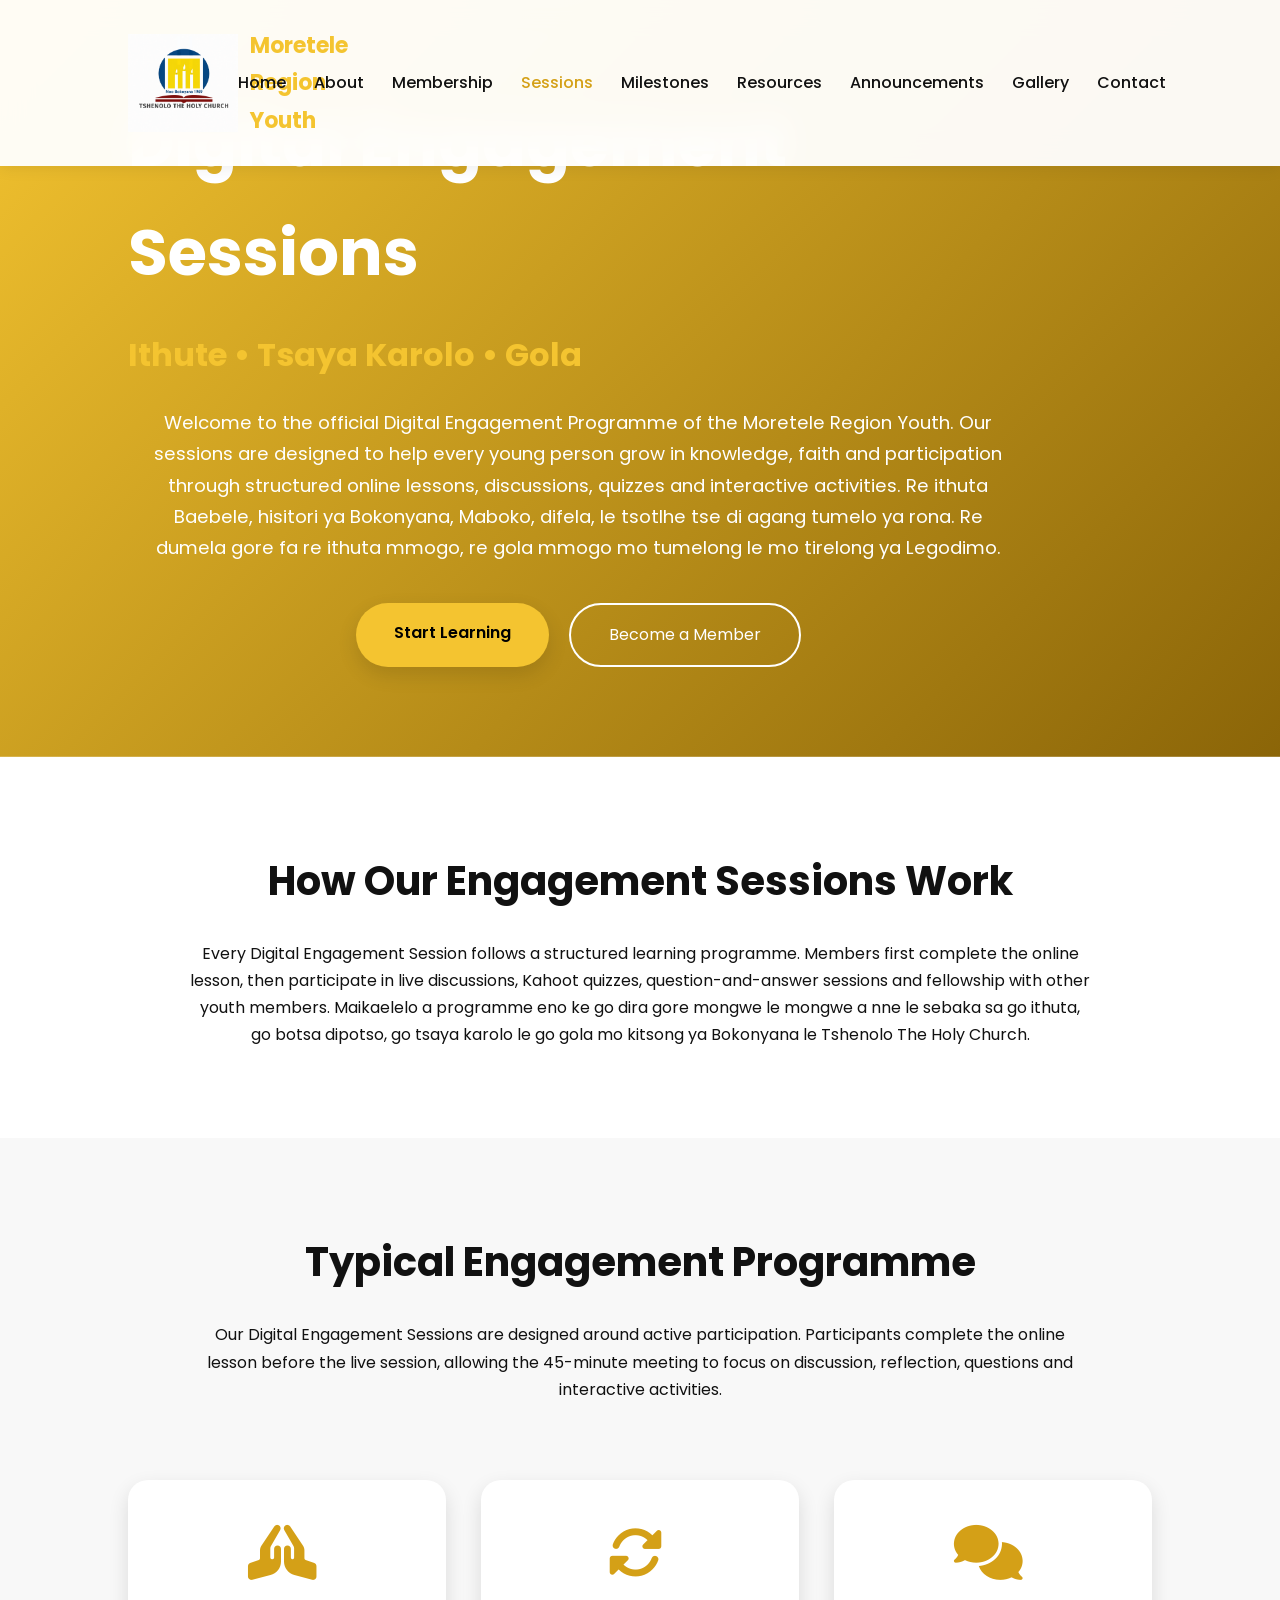
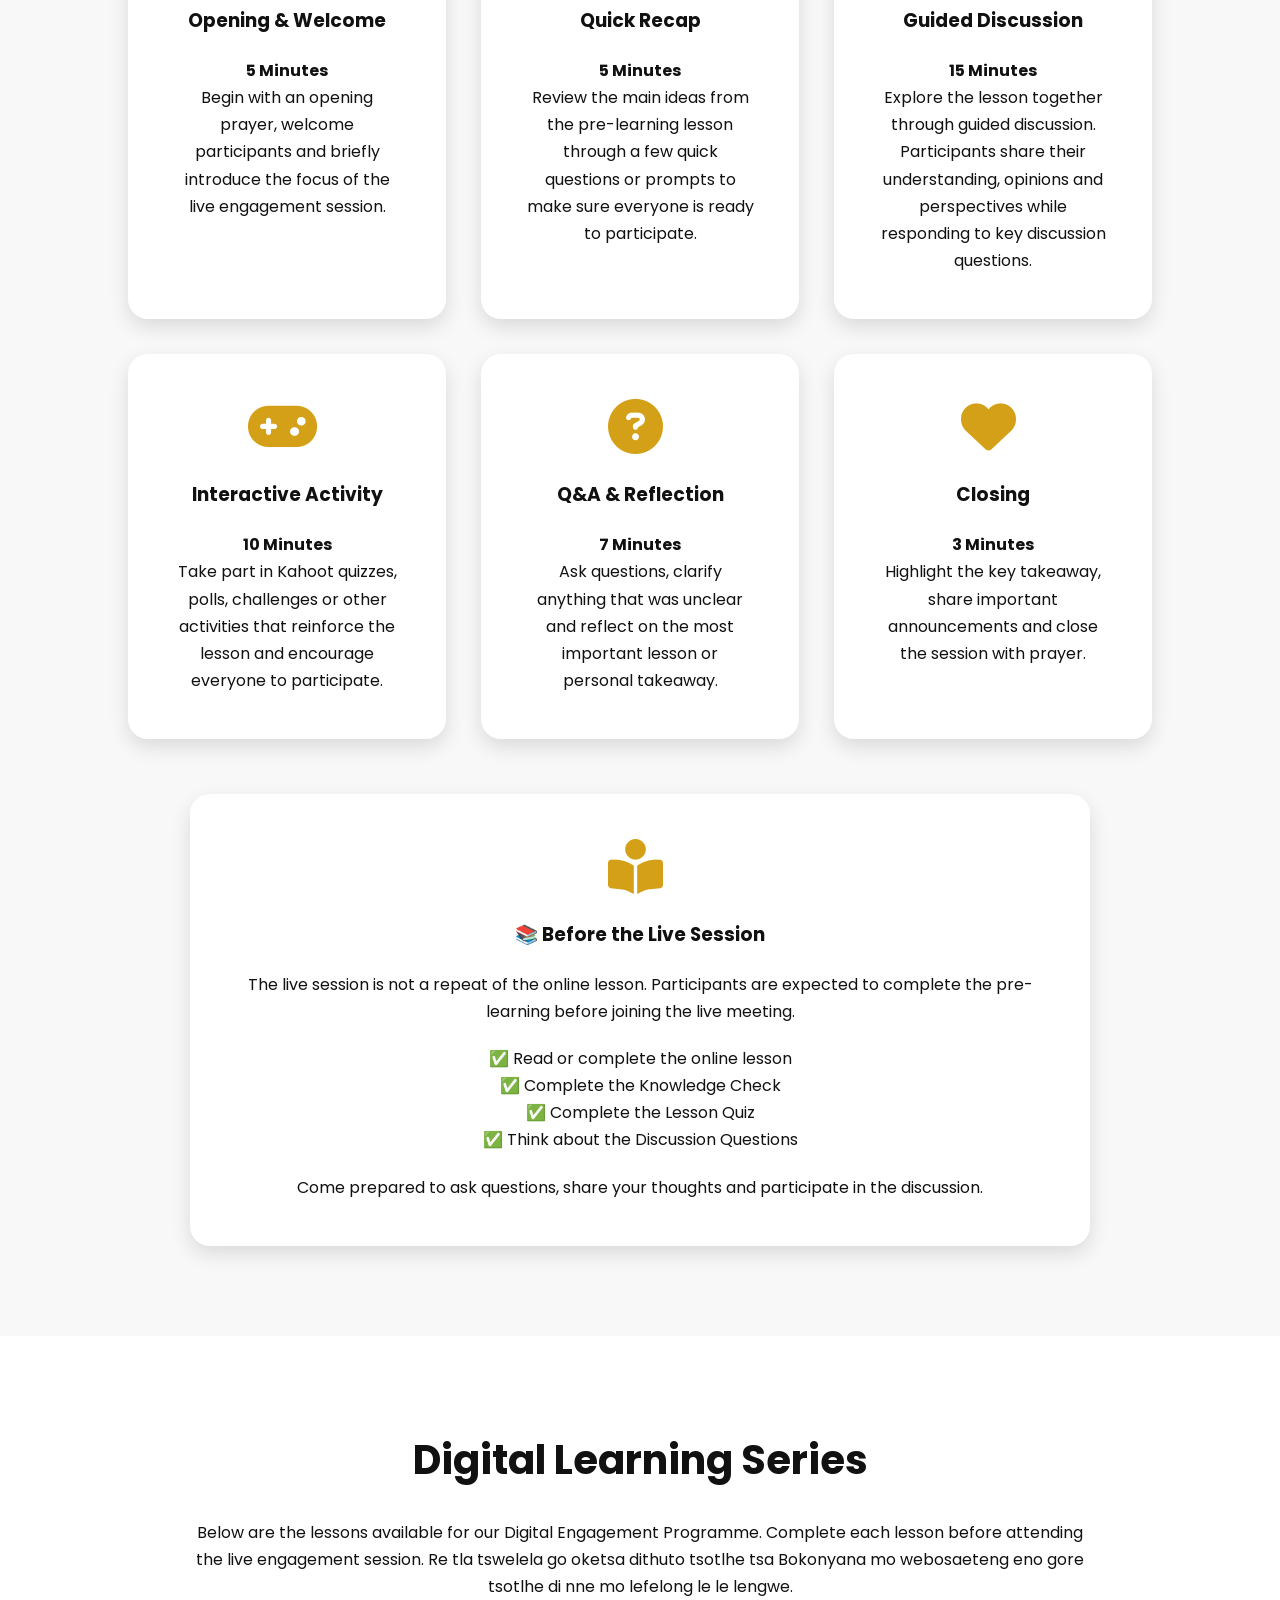
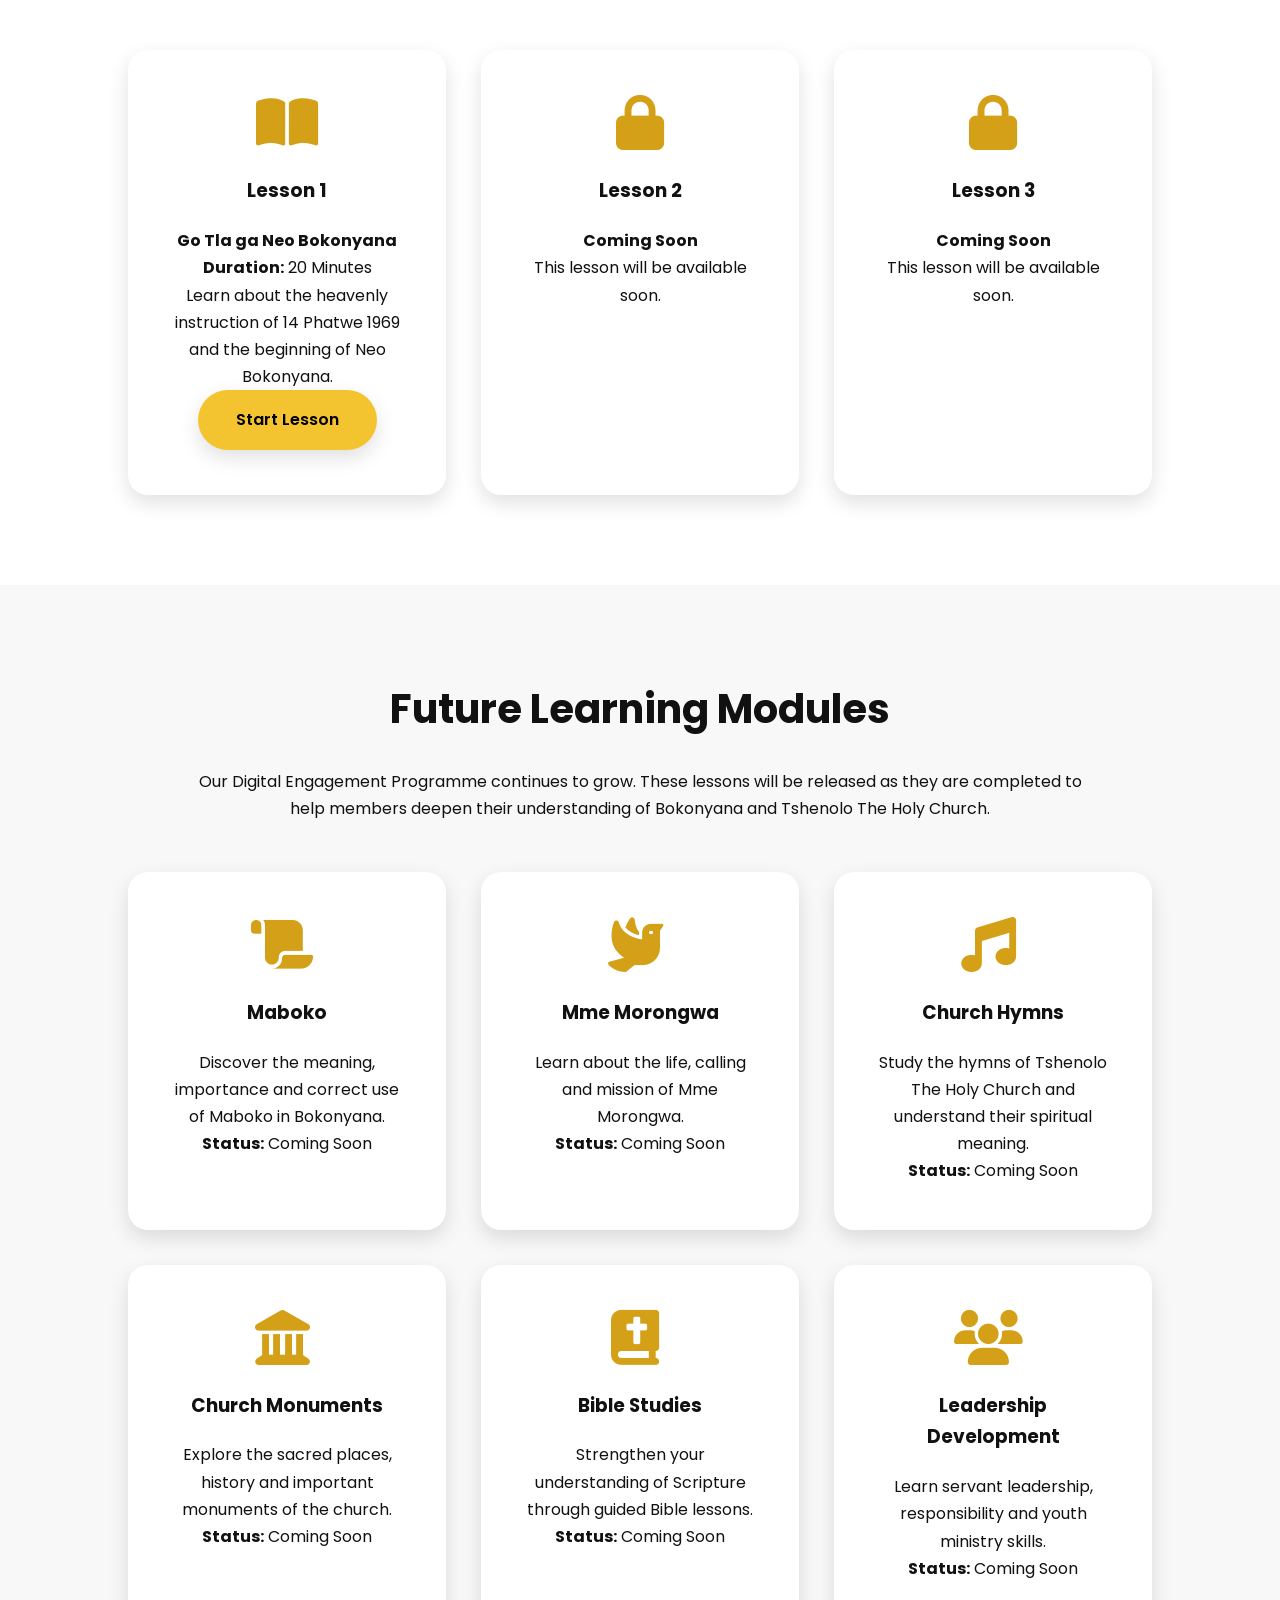
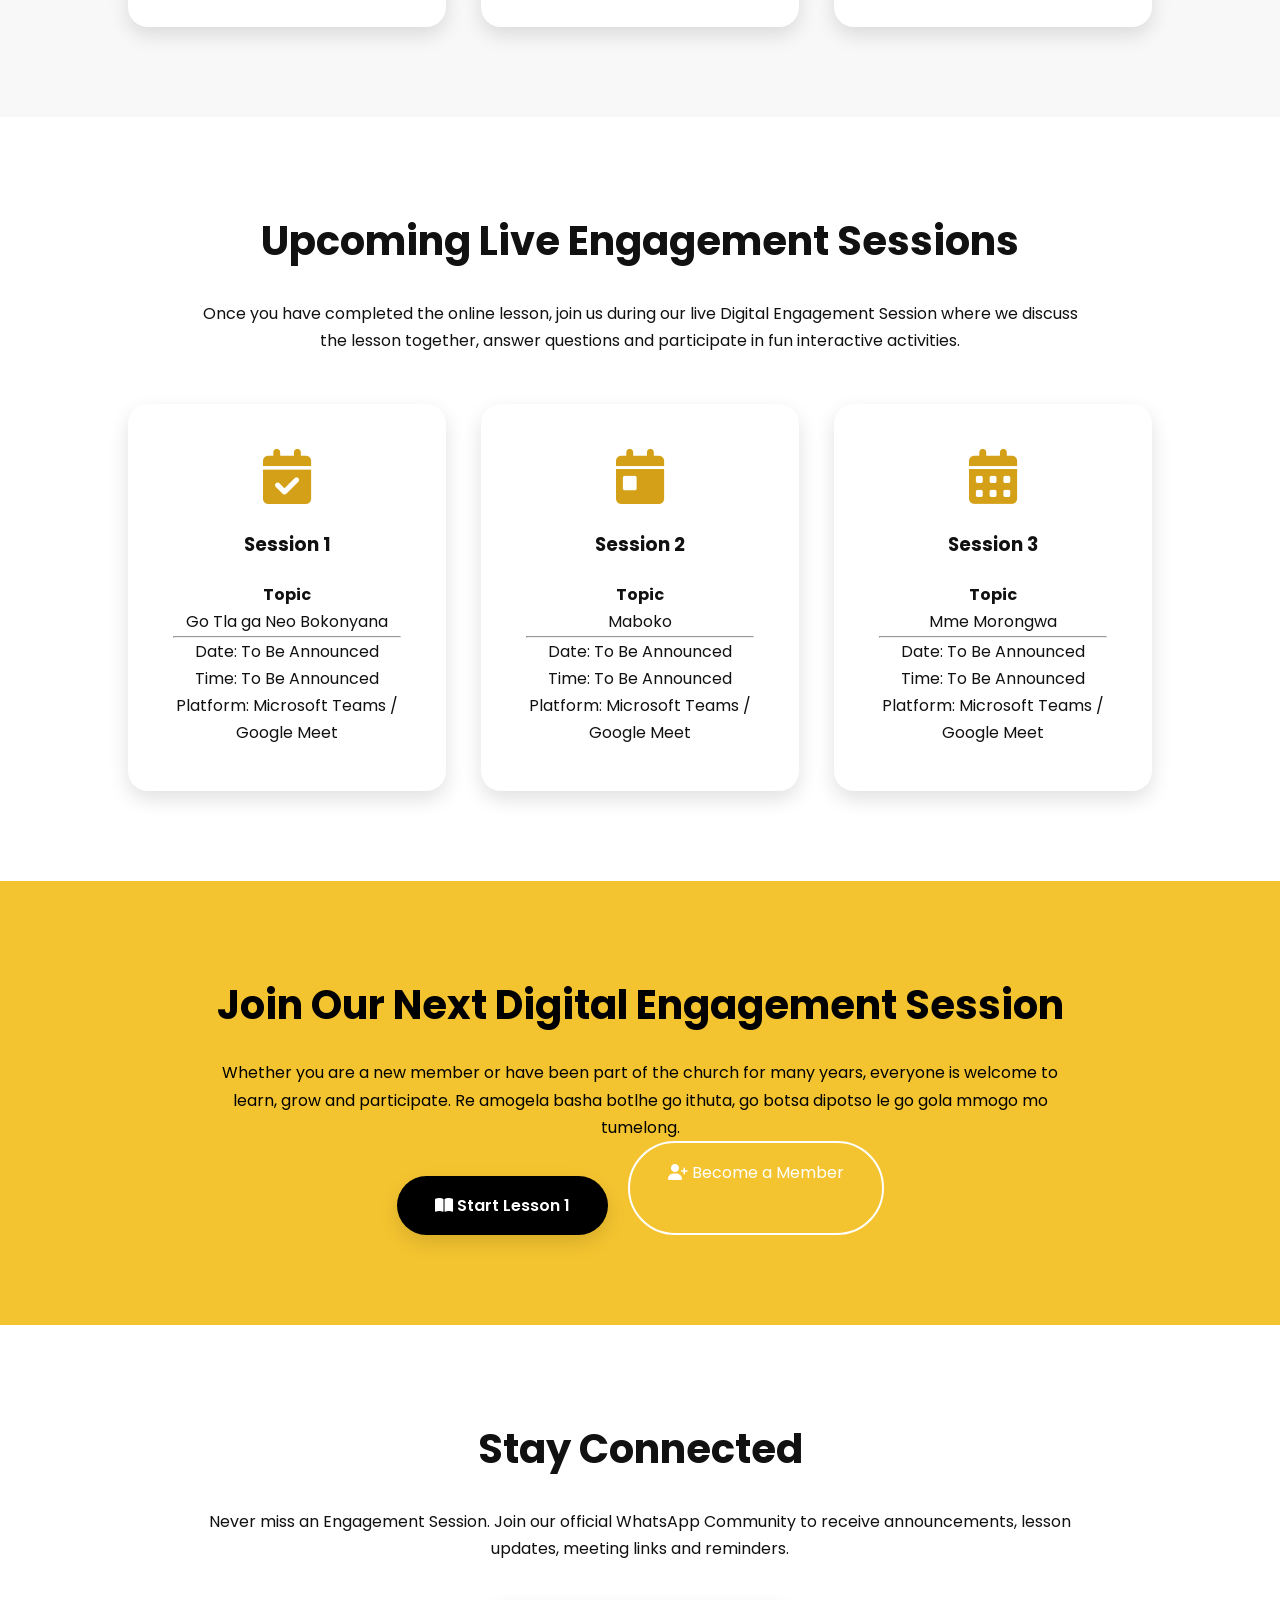
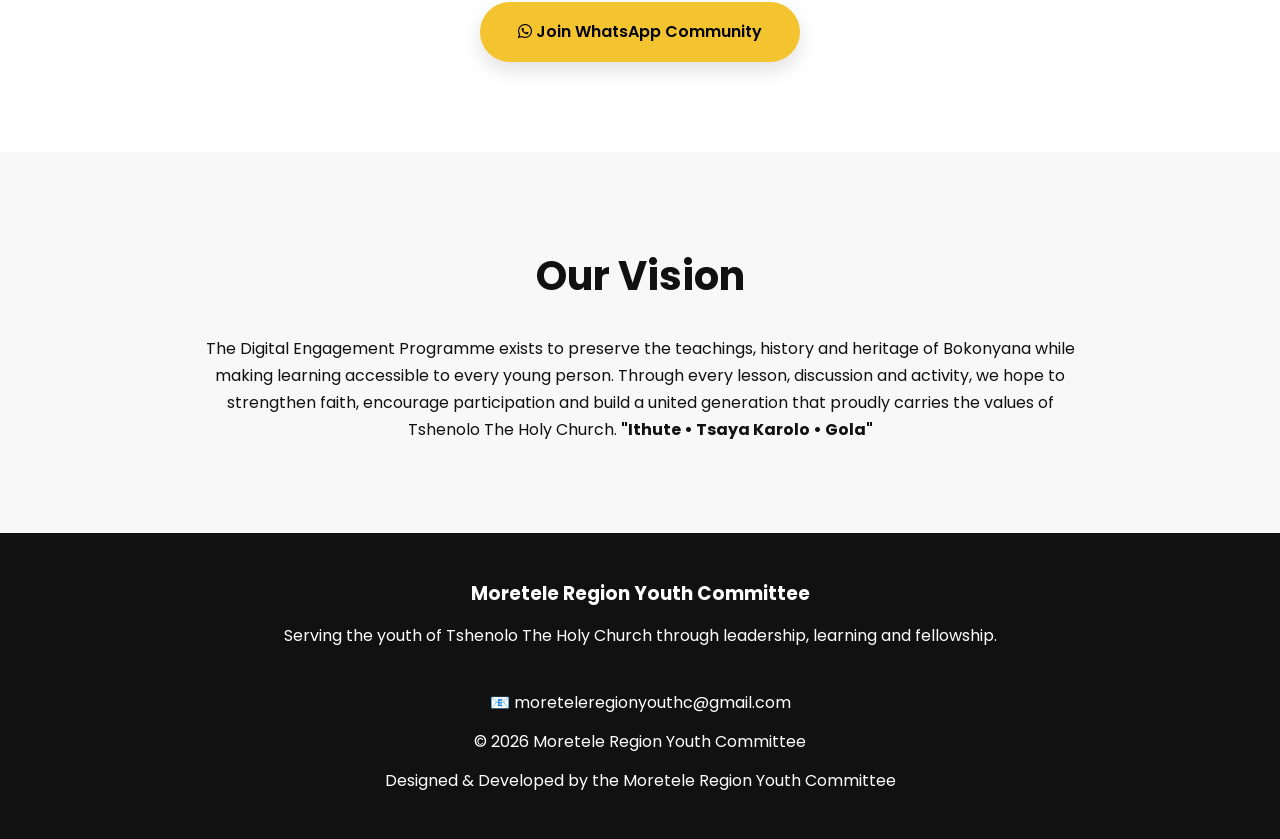
<file: sessions.html>
<!DOCTYPE html>
<html lang="en">

<head>

<meta charset="UTF-8">
<meta name="viewport" content="width=device-width, initial-scale=1.0">

<title>Digital Engagement Sessions | Moretele Region Youth</title>

<link rel="stylesheet" href="style.css">
<link rel="stylesheet" href="animations.css">
<link rel="stylesheet" href="responsive.css">

<link href="https://fonts.googleapis.com/css2?family=Poppins:wght@300;400;500;600;700&display=swap" rel="stylesheet">

<link rel="stylesheet"
href="https://cdnjs.cloudflare.com/ajax/libs/font-awesome/6.7.2/css/all.min.css">

</head>

<body>

<!-- ================= HEADER ================= -->

<header>

<nav class="navbar">

<div class="logo">
<a href="index.html">
<img src="logo.png" alt="Moretele Region Youth Logo">
<span>Moretele Region Youth</span>
</a>
</div>

<ul class="nav-links">

<li><a href="index.html">Home</a></li>
<li><a href="about.html">About</a></li>
<li><a href="membership.html">Membership</a></li>
<li><a href="sessions.html" class="active">Sessions</a></li>
<li><a href="milestones.html">Milestones</a></li>
<li><a href="resources.html">Resources</a></li>
<li><a href="announcements.html">Announcements</a></li>
<li><a href="gallery.html">Gallery</a></li>
<li><a href="contact.html">Contact</a></li>

</ul>

<div class="menu-btn">
<i class="fas fa-bars"></i>
</div>

</nav>

</header>

<!-- ================= HERO ================= -->

<section class="hero">

<div class="hero-content">

<h1>Digital Engagement Sessions</h1>

<h3>Ithute • Tsaya Karolo • Gola</h3>

<p>

Welcome to the official Digital Engagement Programme of the Moretele Region Youth.

Our sessions are designed to help every young person grow in knowledge, faith and participation through structured online lessons, discussions, quizzes and interactive activities.

Re ithuta Baebele, hisitori ya Bokonyana, Maboko, difela, le tsotlhe tse di agang tumelo ya rona. Re dumela gore fa re ithuta mmogo, re gola mmogo mo tumelong le mo tirelong ya Legodimo.

</p>

<div class="hero-buttons">

<a href="#learning-series" class="btn">

Start Learning

</a>

<a href="membership.html" class="btn-outline">

Become a Member

</a>

</div>

</div>

</section>

<!-- ================= HOW IT WORKS ================= -->

<section>

<h2>How Our Engagement Sessions Work</h2>

<p style="max-width:900px; margin:auto; text-align:center;">

Every Digital Engagement Session follows a structured learning programme. Members first complete the online lesson, then participate in live discussions, Kahoot quizzes, question-and-answer sessions and fellowship with other youth members.

Maikaelelo a programme eno ke go dira gore mongwe le mongwe a nne le sebaka sa go ithuta, go botsa dipotso, go tsaya karolo le go gola mo kitsong ya Bokonyana le Tshenolo The Holy Church.

</p>

</section>

   
<!-- ================= SESSION PROGRAMME ================= -->
<section class="contact-preview">

    <h2>Typical Engagement Programme</h2>

    <p style="max-width:900px; margin:auto; text-align:center;">
        Our Digital Engagement Sessions are designed around active participation.
        Participants complete the online lesson before the live session, allowing
        the 45-minute meeting to focus on discussion, reflection, questions and
        interactive activities.
    </p>

    <br>

    <div class="programme-grid">

        <!-- 1. OPENING & WELCOME -->
        <div class="programme-card">

            <i class="fas fa-praying-hands"></i>

            <h3>Opening & Welcome</h3>

            <p><strong>5 Minutes</strong></p>

            <p>
                Begin with an opening prayer, welcome participants and briefly
                introduce the focus of the live engagement session.
            </p>

        </div>


        <!-- 2. QUICK RECAP -->
        <div class="programme-card">

            <i class="fas fa-sync-alt"></i>

            <h3>Quick Recap</h3>

            <p><strong>5 Minutes</strong></p>

            <p>
                Review the main ideas from the pre-learning lesson through
                a few quick questions or prompts to make sure everyone is
                ready to participate.
            </p>

        </div>


        <!-- 3. GUIDED DISCUSSION -->
        <div class="programme-card">

            <i class="fas fa-comments"></i>

            <h3>Guided Discussion</h3>

            <p><strong>15 Minutes</strong></p>

            <p>
                Explore the lesson together through guided discussion.
                Participants share their understanding, opinions and
                perspectives while responding to key discussion questions.
            </p>

        </div>


        <!-- 4. INTERACTIVE ACTIVITY -->
        <div class="programme-card">

            <i class="fas fa-gamepad"></i>

            <h3>Interactive Activity</h3>

            <p><strong>10 Minutes</strong></p>

            <p>
                Take part in Kahoot quizzes, polls, challenges or other
                activities that reinforce the lesson and encourage everyone
                to participate.
            </p>

        </div>


        <!-- 5. Q&A & REFLECTION -->
        <div class="programme-card">

            <i class="fas fa-question-circle"></i>

            <h3>Q&A & Reflection</h3>

            <p><strong>7 Minutes</strong></p>

            <p>
                Ask questions, clarify anything that was unclear and reflect
                on the most important lesson or personal takeaway.
            </p>

        </div>


        <!-- 6. CLOSING -->
        <div class="programme-card">

            <i class="fas fa-heart"></i>

            <h3>Closing</h3>

            <p><strong>3 Minutes</strong></p>

            <p>
                Highlight the key takeaway, share important announcements
                and close the session with prayer.
            </p>

        </div>

    </div>

    <br><br>

    <!-- ================= PRE-LEARNING ================= -->

    <div class="programme-card" style="max-width:900px; margin:auto;">

        <i class="fas fa-book-reader"></i>

        <h3>📚 Before the Live Session</h3>

        <p>
            The live session is not a repeat of the online lesson.
            Participants are expected to complete the pre-learning before
            joining the live meeting.
        </p>

        <div style="text-align:left; max-width:700px; margin:20px auto;">

            <p>✅ Read or complete the online lesson</p>

            <p>✅ Complete the Knowledge Check</p>

            <p>✅ Complete the Lesson Quiz</p>

            <p>✅ Think about the Discussion Questions</p>

        </div>

        <p>
            Come prepared to ask questions, share your thoughts and
            participate in the discussion.
        </p>

    </div>

</section>



<!-- ================= LEARNING SERIES ================= -->

<section id="learning-series">

<h2>Digital Learning Series</h2>

<p style="max-width:900px; margin:auto; text-align:center;">

Below are the lessons available for our Digital Engagement Programme. Complete each lesson before attending the live engagement session.

Re tla tswelela go oketsa dithuto tsotlhe tsa Bokonyana mo webosaeteng eno gore tsotlhe di nne mo lefelong le le lengwe.

</p>

<div class="programme-grid">

<div class="programme-card">

<i class="fas fa-book-open"></i>

<h3>Lesson 1</h3>

<h4>Go Tla ga Neo Bokonyana</h4>

<p><strong>Duration:</strong> 20 Minutes</p>

<p>

Learn about the heavenly instruction of 14 Phatwe 1969 and the beginning of Neo Bokonyana.

</p>

<div class="hero-buttons">

<a href="lessons/lesson1.html" class="btn">

Start Lesson

</a>

</div>

</div>

<div class="programme-card">

<i class="fas fa-lock"></i>

<h3>Lesson 2</h3>

<h4>Coming Soon</h4>

<p>

This lesson will be available soon.

</p>

</div>

<div class="programme-card">

<i class="fas fa-lock"></i>

<h3>Lesson 3</h3>

<h4>Coming Soon</h4>

<p>

This lesson will be available soon.

</p>

</div>

</div>

</section>

    <!-- ================= FUTURE LESSONS ================= -->

<section class="contact-preview">

<h2>Future Learning Modules</h2>

<p style="max-width:900px; margin:auto; text-align:center;">

Our Digital Engagement Programme continues to grow. These lessons will be released as they are completed to help members deepen their understanding of Bokonyana and Tshenolo The Holy Church.

</p>

<div class="programme-grid">

<div class="programme-card">

<i class="fas fa-scroll"></i>

<h3>Maboko</h3>

<p>

Discover the meaning, importance and correct use of Maboko in Bokonyana.

</p>

<p><strong>Status:</strong> Coming Soon</p>

</div>

<div class="programme-card">

<i class="fas fa-dove"></i>

<h3>Mme Morongwa</h3>

<p>

Learn about the life, calling and mission of Mme Morongwa.

</p>

<p><strong>Status:</strong> Coming Soon</p>

</div>

<div class="programme-card">

<i class="fas fa-music"></i>

<h3>Church Hymns</h3>

<p>

Study the hymns of Tshenolo The Holy Church and understand their spiritual meaning.

</p>

<p><strong>Status:</strong> Coming Soon</p>

</div>

<div class="programme-card">

<i class="fas fa-landmark"></i>

<h3>Church Monuments</h3>

<p>

Explore the sacred places, history and important monuments of the church.

</p>

<p><strong>Status:</strong> Coming Soon</p>

</div>

<div class="programme-card">

<i class="fas fa-book-bible"></i>

<h3>Bible Studies</h3>

<p>

Strengthen your understanding of Scripture through guided Bible lessons.

</p>

<p><strong>Status:</strong> Coming Soon</p>

</div>

<div class="programme-card">

<i class="fas fa-users"></i>

<h3>Leadership Development</h3>

<p>

Learn servant leadership, responsibility and youth ministry skills.

</p>

<p><strong>Status:</strong> Coming Soon</p>

</div>

</div>

</section>

<!-- ================= UPCOMING LIVE SESSIONS ================= -->

<section>

<h2>Upcoming Live Engagement Sessions</h2>

<p style="max-width:900px; margin:auto; text-align:center;">

Once you have completed the online lesson, join us during our live Digital Engagement Session where we discuss the lesson together, answer questions and participate in fun interactive activities.

</p>

<div class="programme-grid">

<div class="programme-card">

<i class="fas fa-calendar-check"></i>

<h3>Session 1</h3>

<p><strong>Topic</strong></p>

<p>Go Tla ga Neo Bokonyana</p>

<hr>

<p>Date: To Be Announced</p>

<p>Time: To Be Announced</p>

<p>Platform: Microsoft Teams / Google Meet</p>

</div>

<div class="programme-card">

<i class="fas fa-calendar-day"></i>

<h3>Session 2</h3>

<p><strong>Topic</strong></p>

<p>Maboko</p>

<hr>

<p>Date: To Be Announced</p>

<p>Time: To Be Announced</p>

<p>Platform: Microsoft Teams / Google Meet</p>

</div>

<div class="programme-card">

<i class="fas fa-calendar-alt"></i>

<h3>Session 3</h3>

<p><strong>Topic</strong></p>

<p>Mme Morongwa</p>

<hr>

<p>Date: To Be Announced</p>

<p>Time: To Be Announced</p>

<p>Platform: Microsoft Teams / Google Meet</p>

</div>

</div>

</section>

    <!-- ================= JOIN THE NEXT SESSION ================= -->

<section class="cta">

<h2>Join Our Next Digital Engagement Session</h2>

<p>

Whether you are a new member or have been part of the church for many years, everyone is welcome to learn, grow and participate.

Re amogela basha botlhe go ithuta, go botsa dipotso le go gola mmogo mo tumelong.

</p>

<div class="hero-buttons">

<a href="lessons/lesson1.html" class="btn">

<i class="fas fa-book-open"></i>

Start Lesson 1

</a>

<a href="membership.html" class="btn-outline">

<i class="fas fa-user-plus"></i>

Become a Member

</a>

</div>

</section>

<!-- ================= WHATSAPP COMMUNITY ================= -->

<section>

<h2>Stay Connected</h2>

<p style="max-width:900px; margin:auto; text-align:center;">

Never miss an Engagement Session.

Join our official WhatsApp Community to receive announcements, lesson updates, meeting links and reminders.

</p>

<div class="hero-buttons" style="margin-top:40px;">

<a href="https://chat.whatsapp.com/HoDXwf9DbsE7Yjf0Y1GU0z"
target="_blank"
class="btn">

<i class="fab fa-whatsapp"></i>

Join WhatsApp Community

</a>

</div>

</section>

<!-- ================= FINAL MESSAGE ================= -->

<section class="contact-preview">

<h2>Our Vision</h2>

<p style="max-width:900px; margin:auto; text-align:center;">

The Digital Engagement Programme exists to preserve the teachings, history and heritage of Bokonyana while making learning accessible to every young person.

Through every lesson, discussion and activity, we hope to strengthen faith, encourage participation and build a united generation that proudly carries the values of Tshenolo The Holy Church.

<strong>

"Ithute • Tsaya Karolo • Gola"

</strong>

</p>

</section>

<!-- ================= FOOTER ================= -->

<footer>

<h3>Moretele Region Youth Committee</h3>

<p>

Serving the youth of Tshenolo The Holy Church through leadership, learning and fellowship.

</p>

<br>

<p>

📧 moreteleregionyouthc@gmail.com

</p>

<p>

© <span id="year"></span> Moretele Region Youth Committee

</p>

<p>

Designed & Developed by the Moretele Region Youth Committee

</p>

</footer>

<script src="script.js"></script>

</body>

</html>
</file>
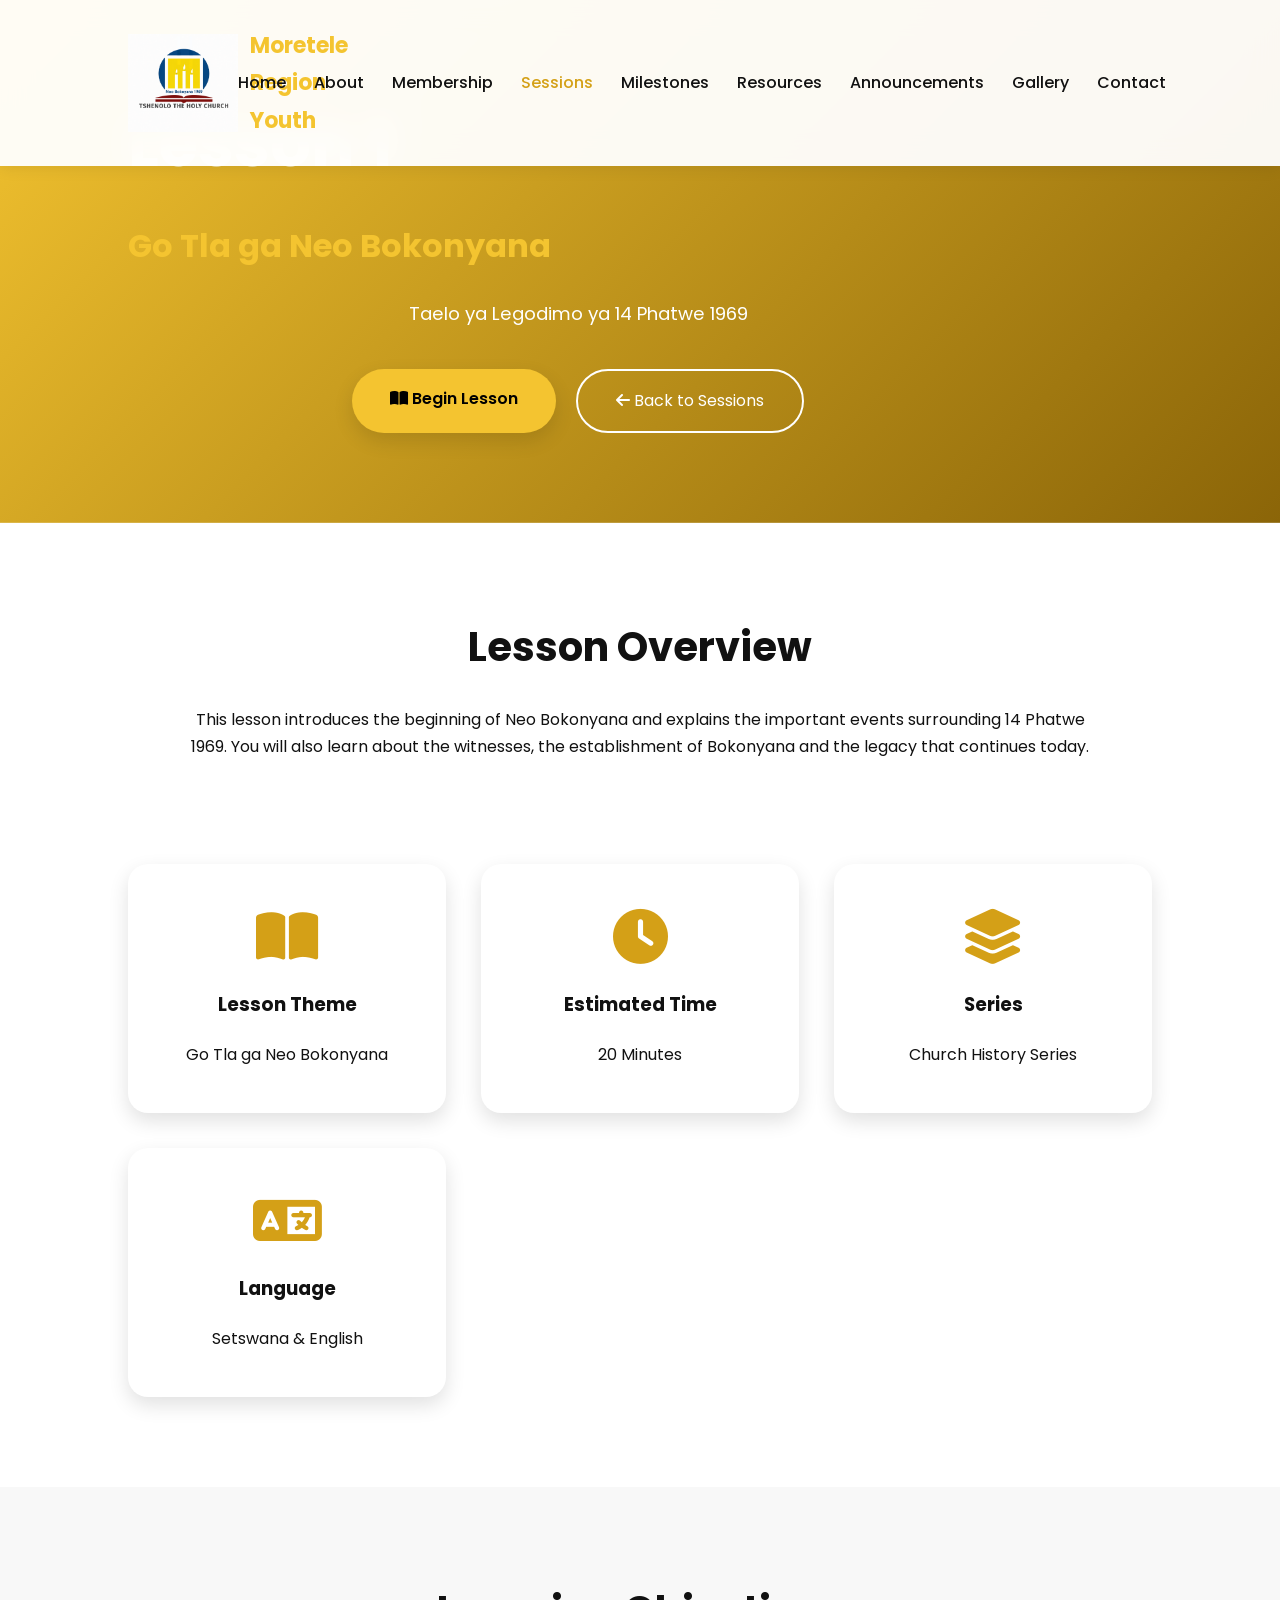
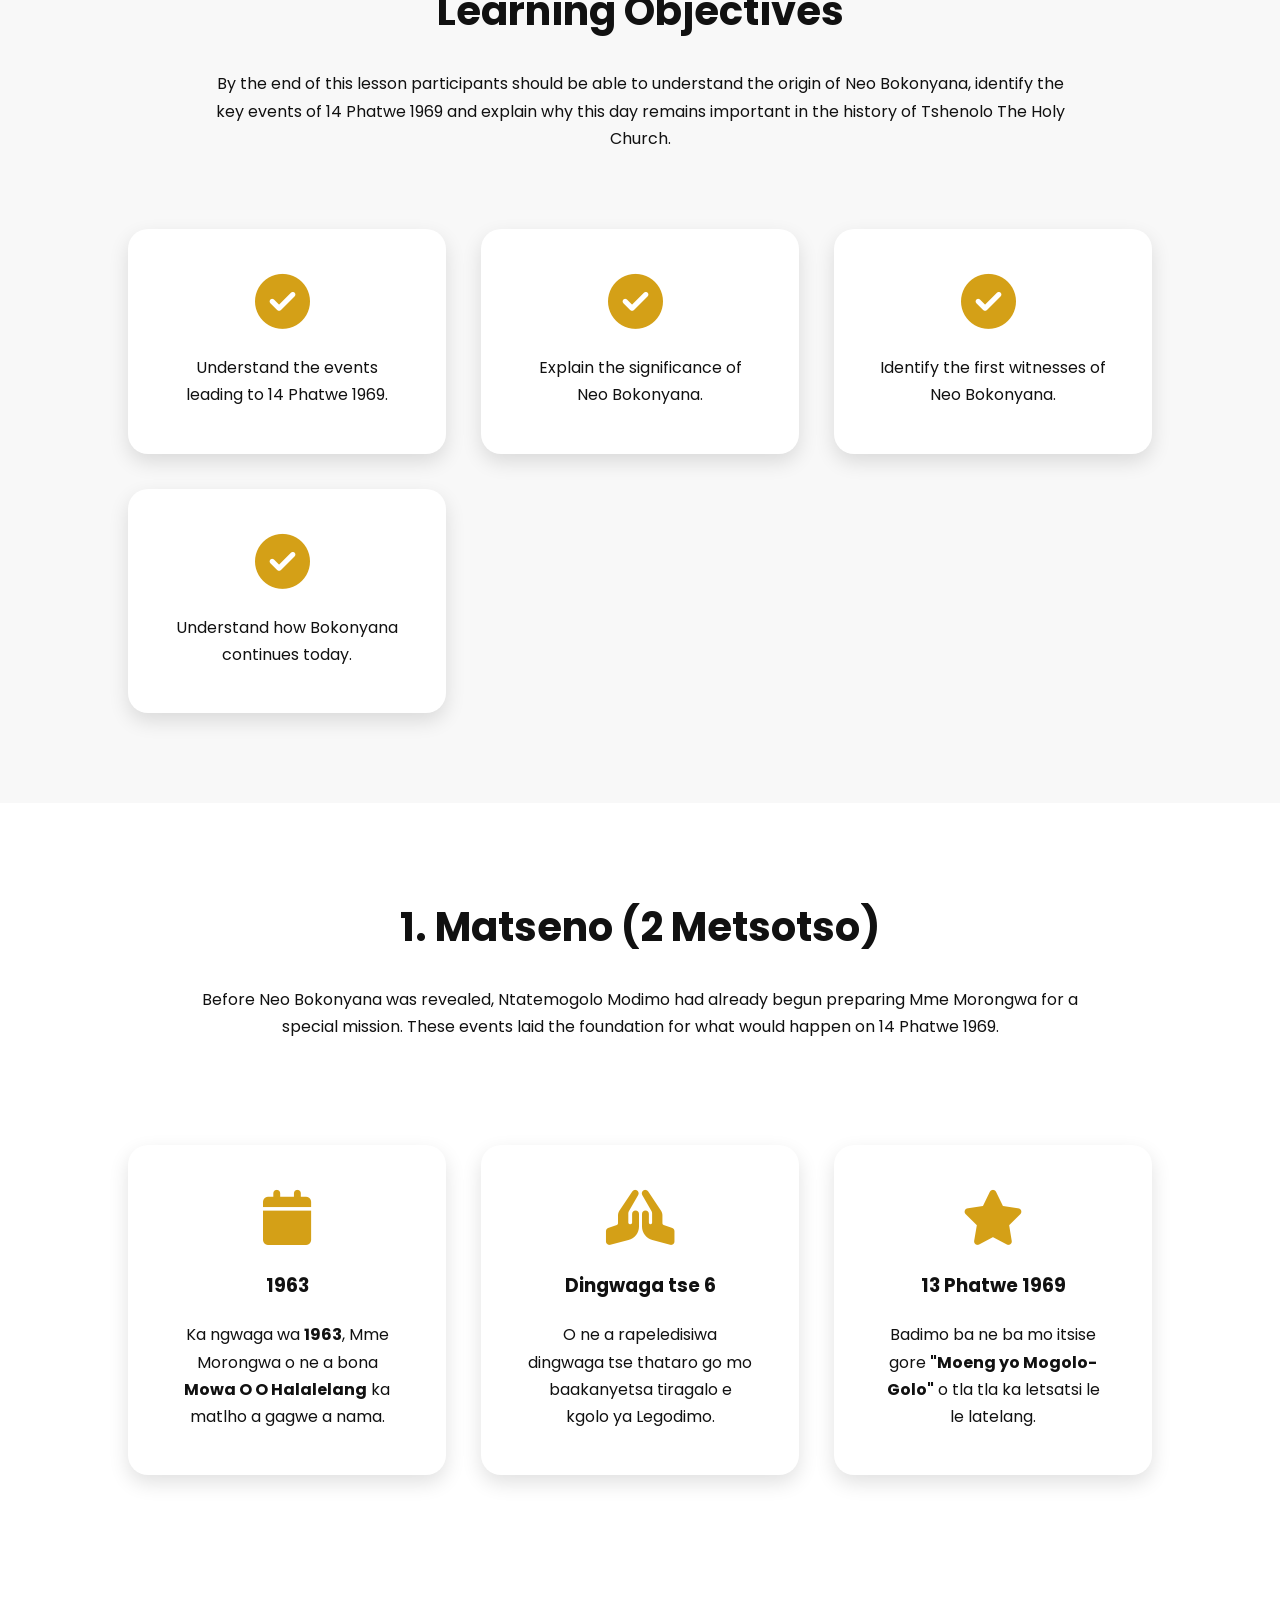
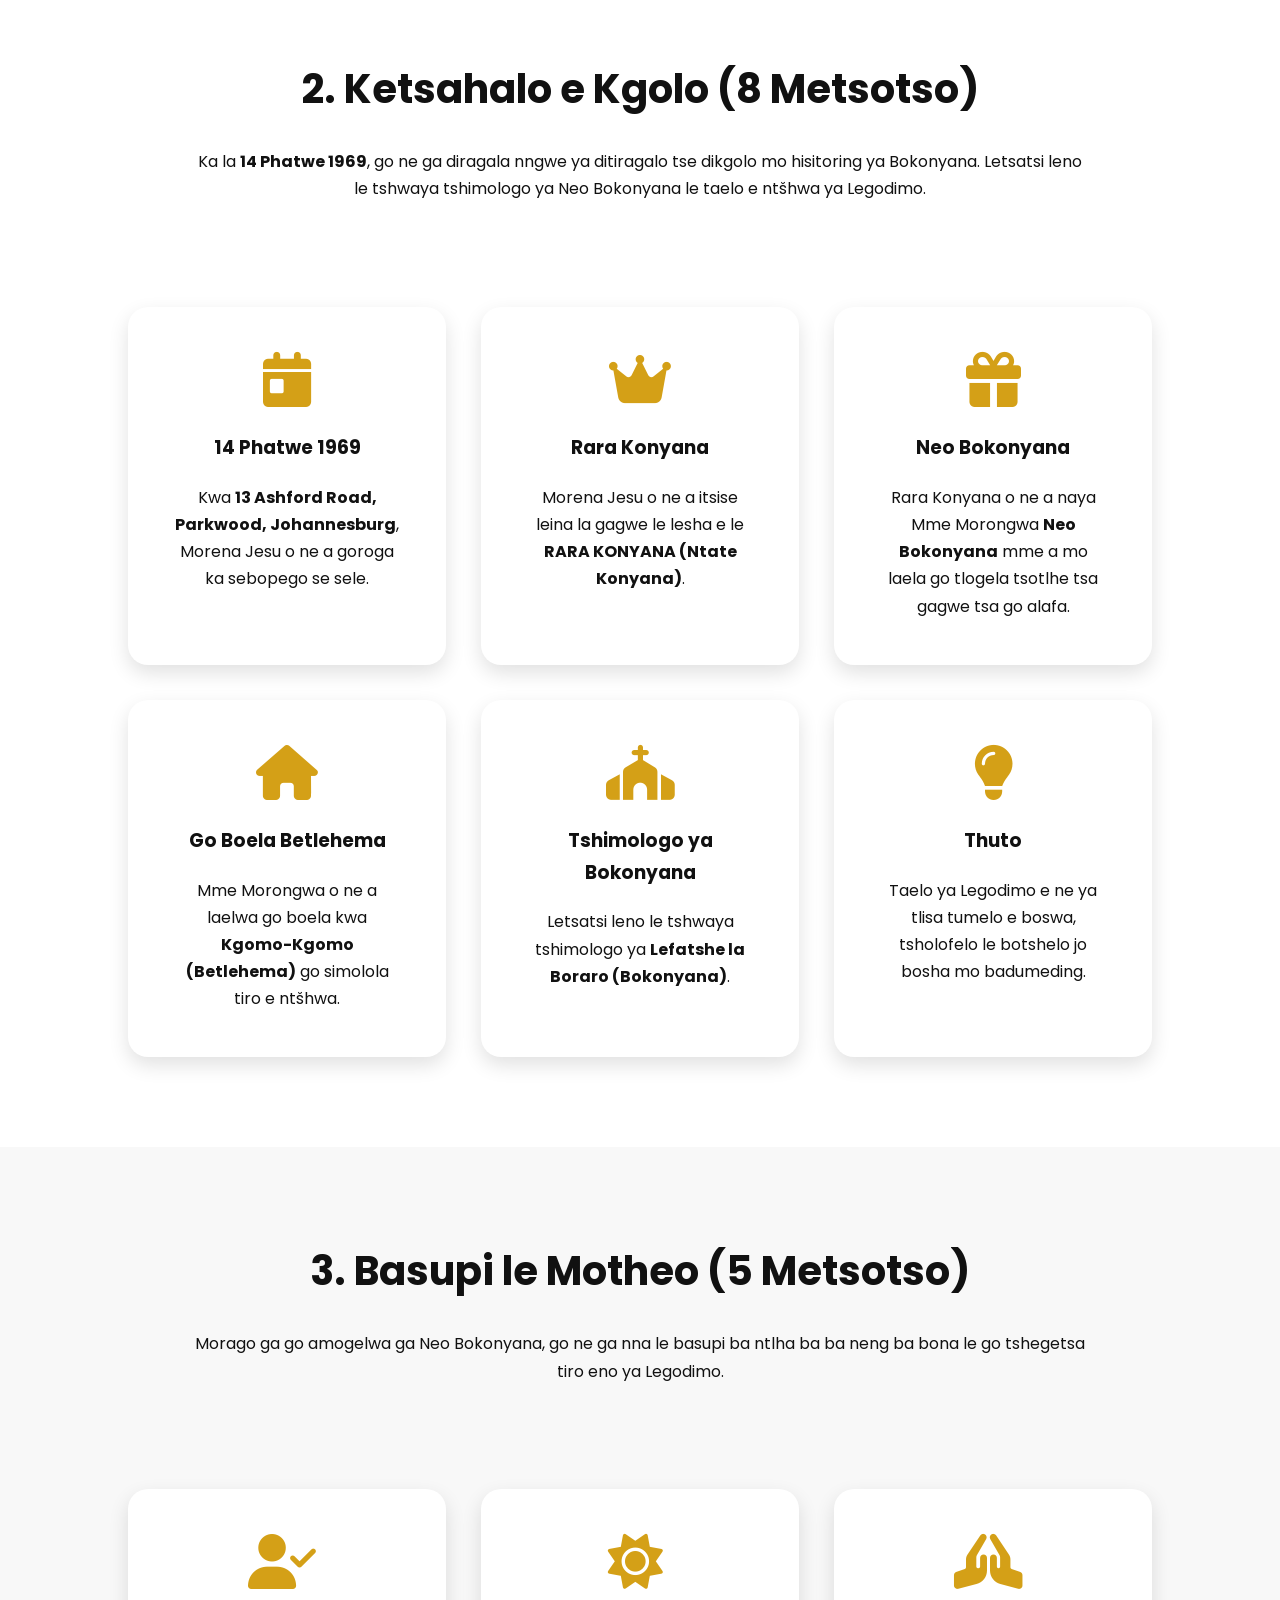
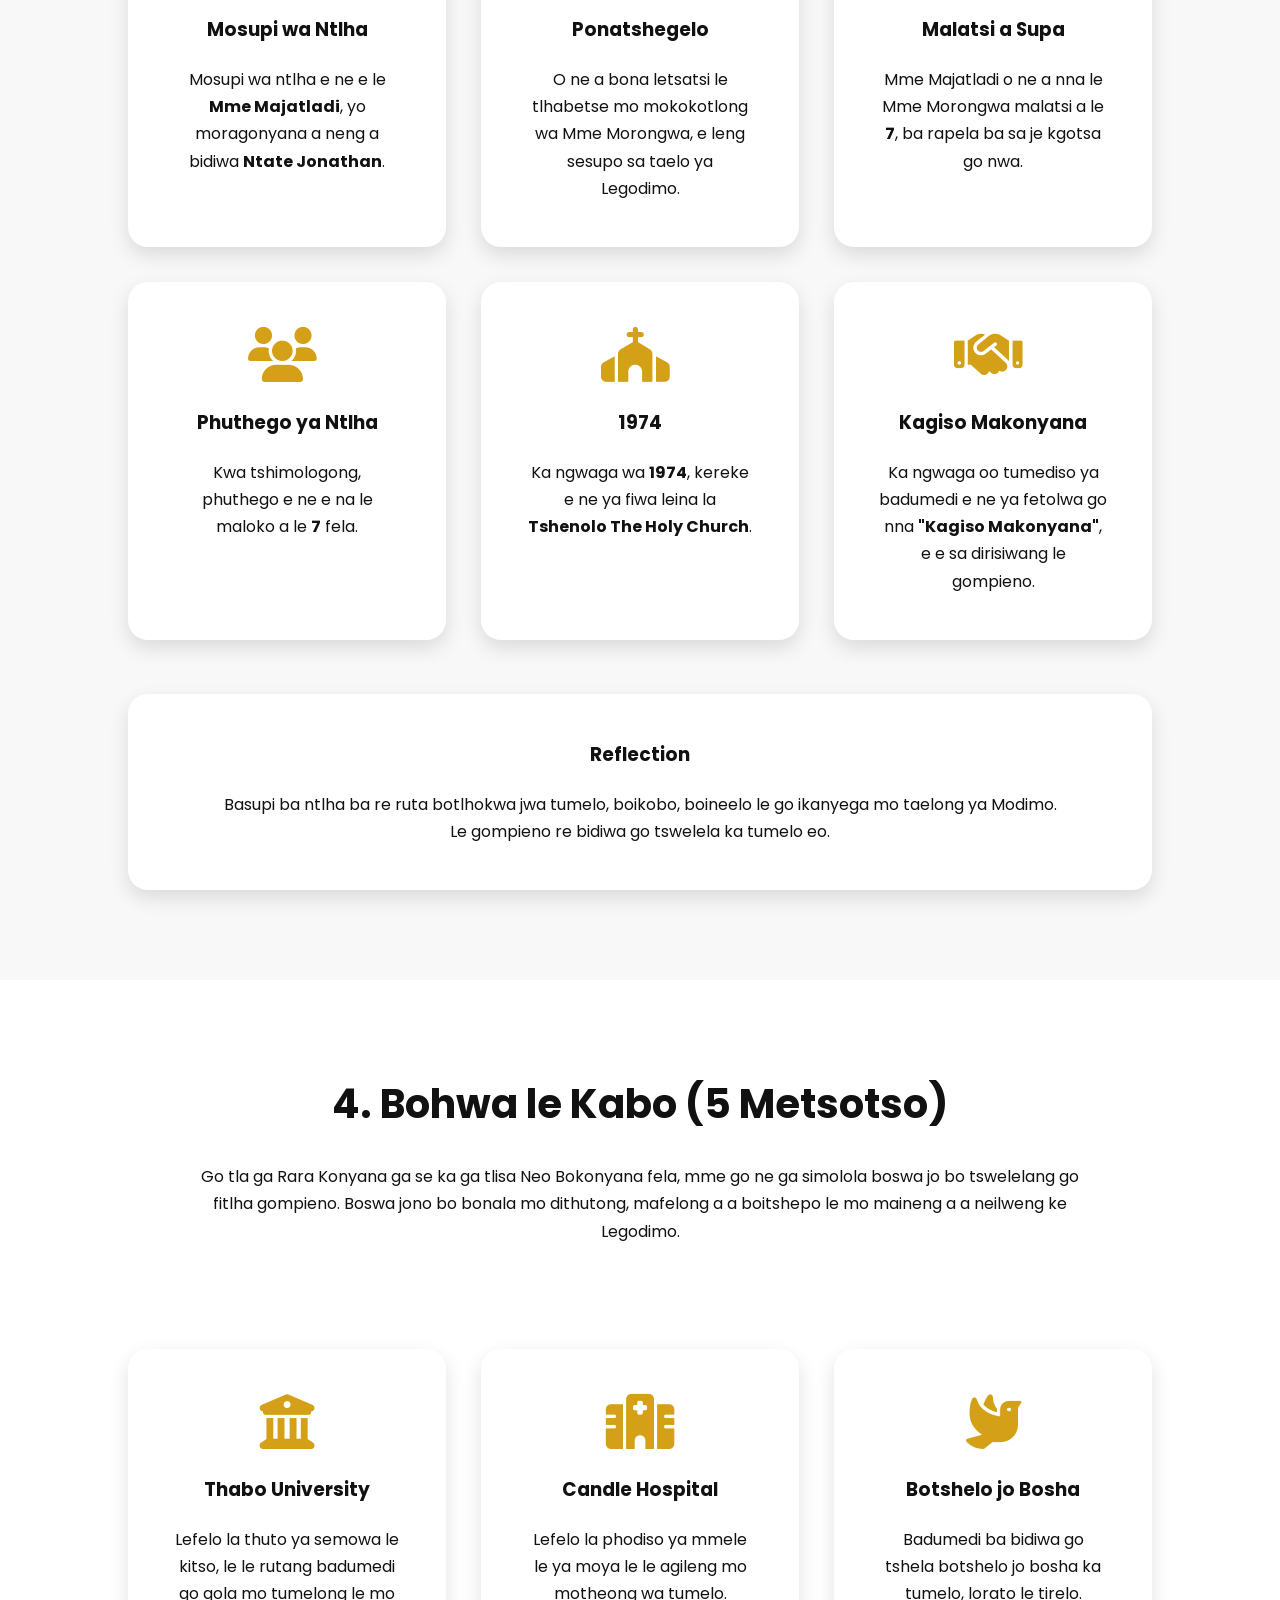
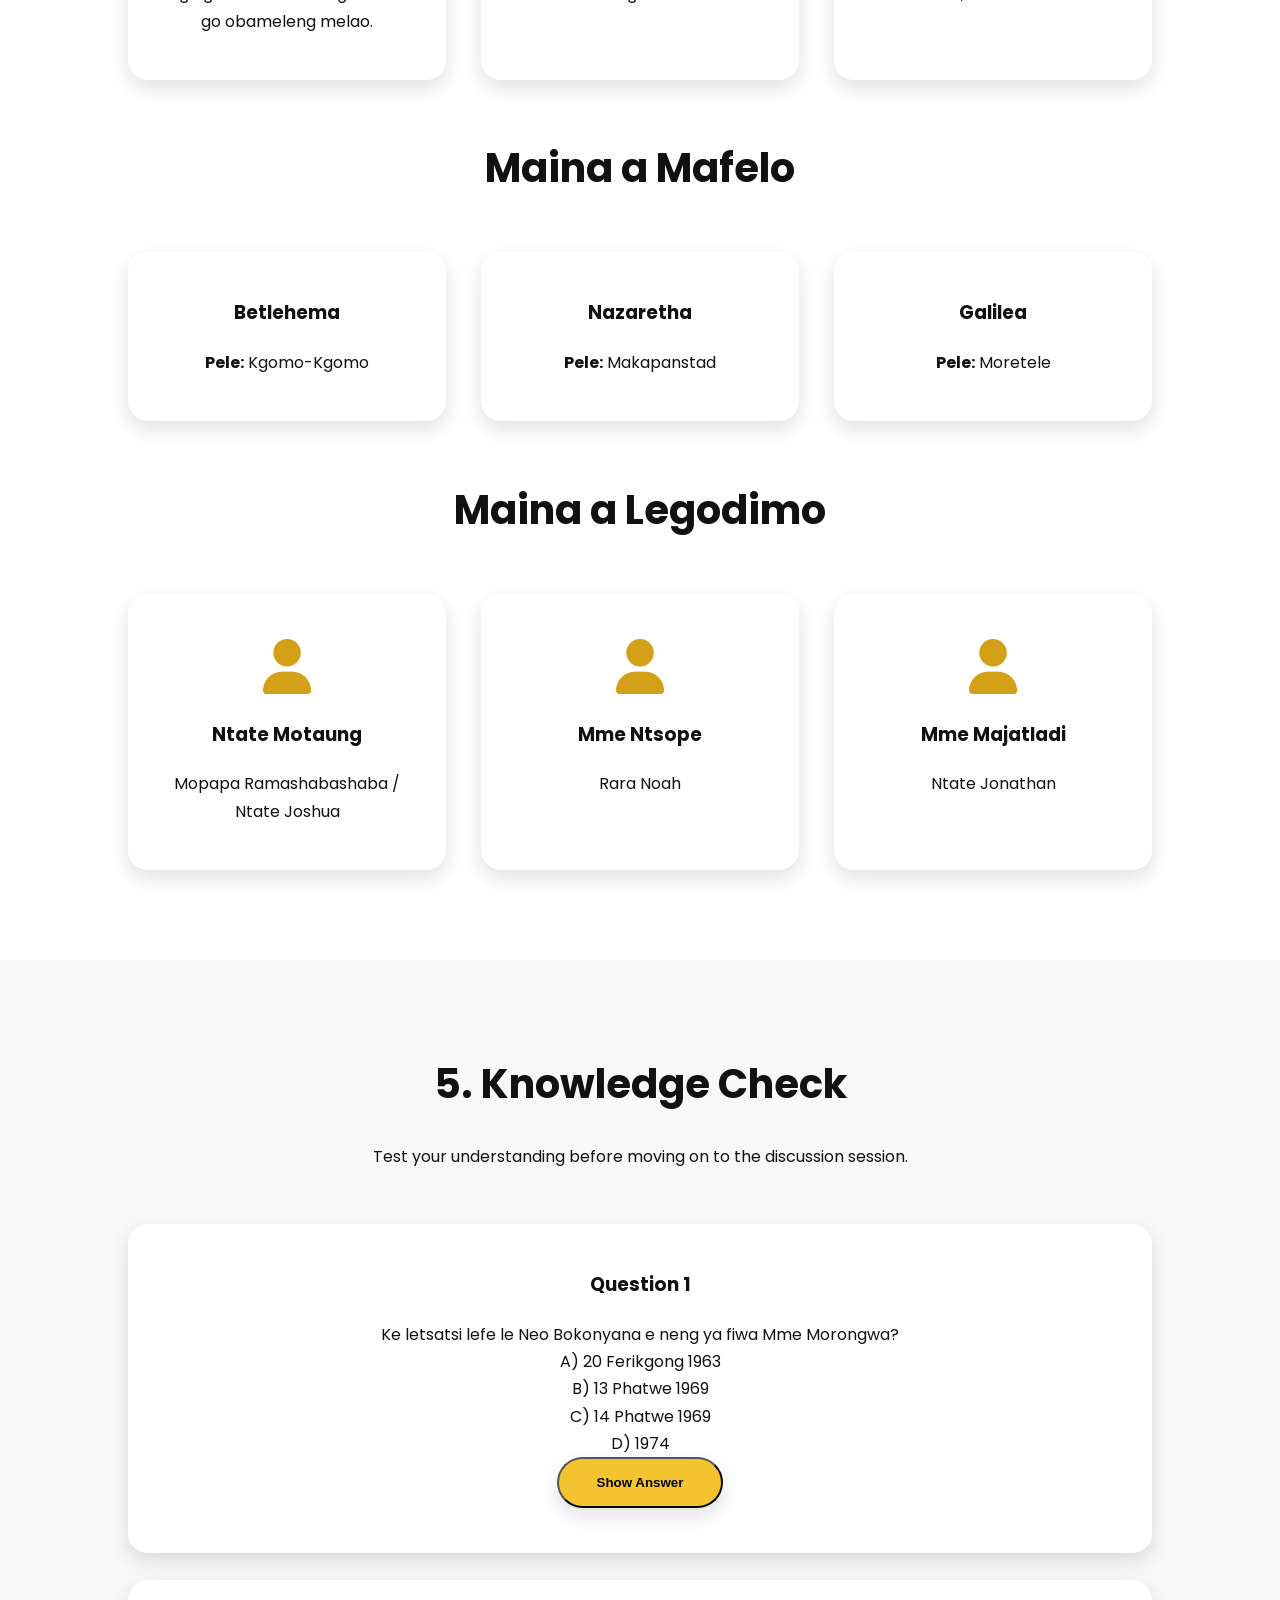
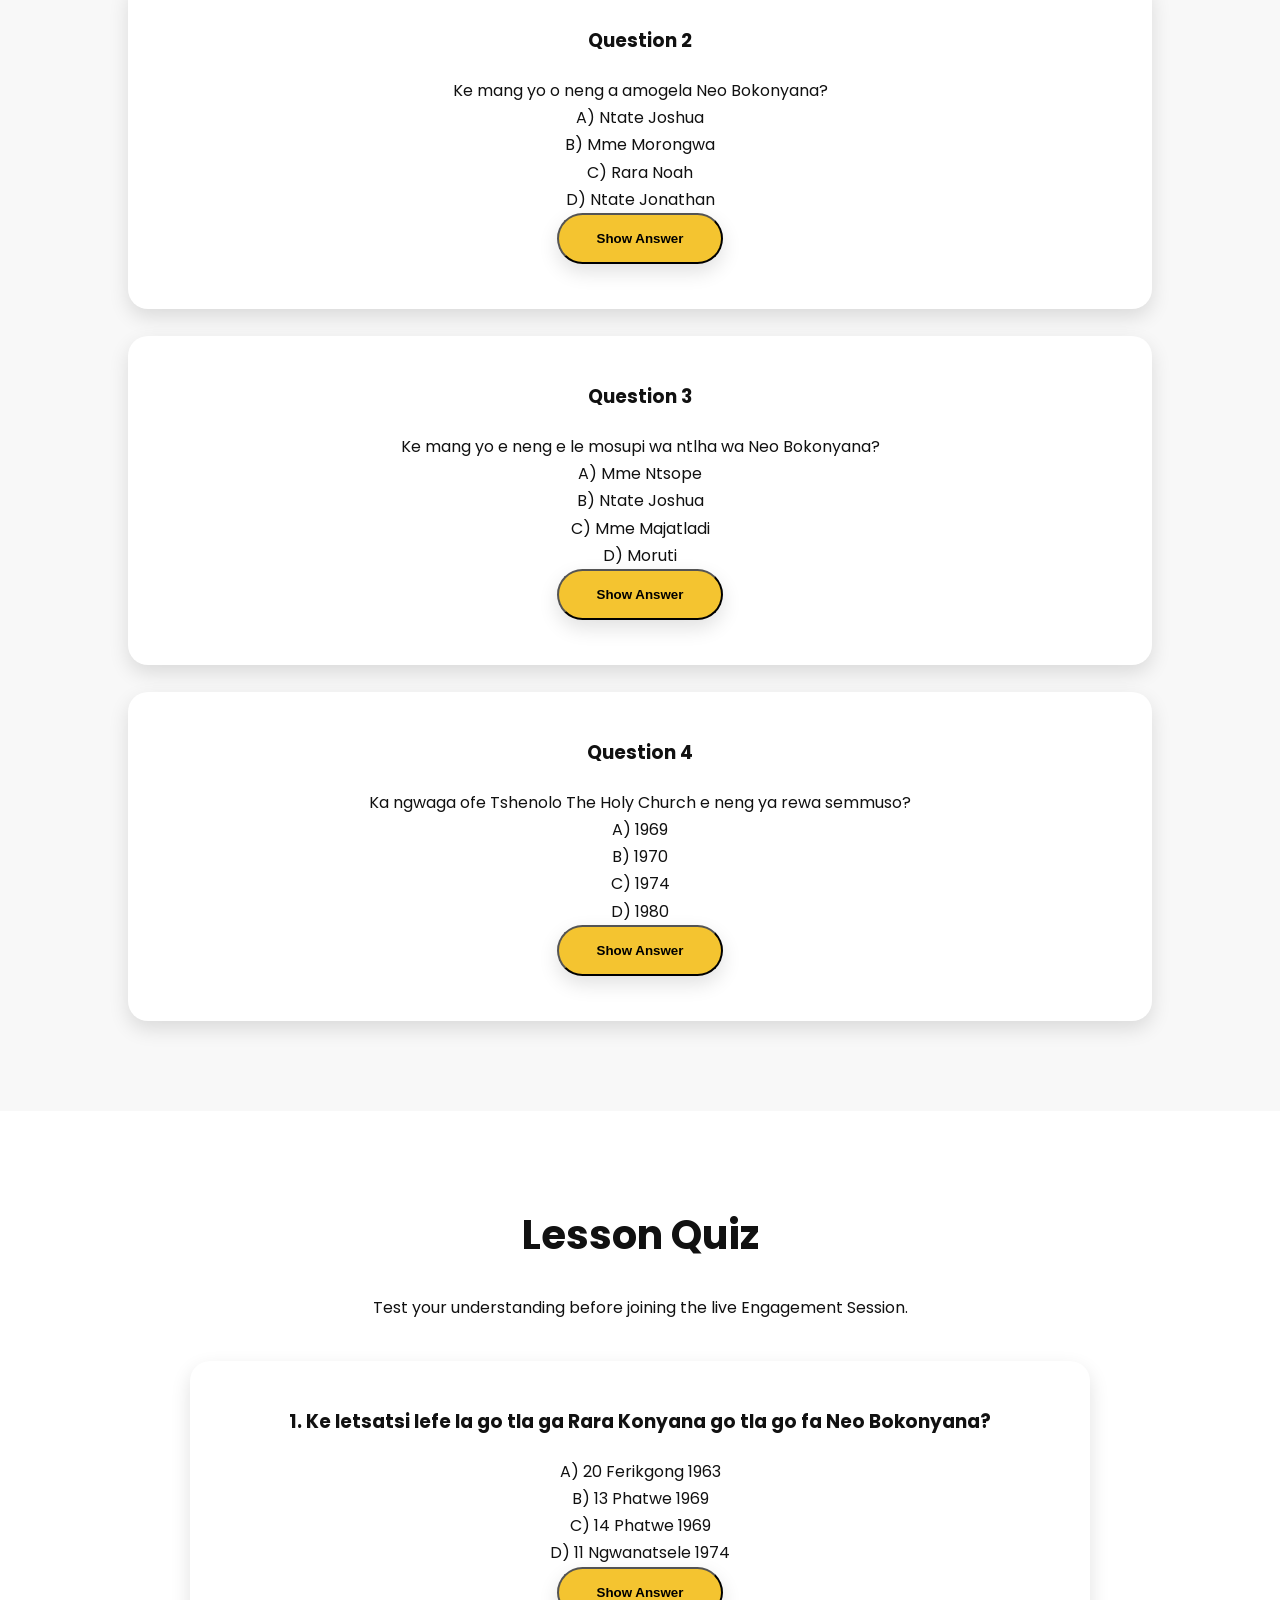
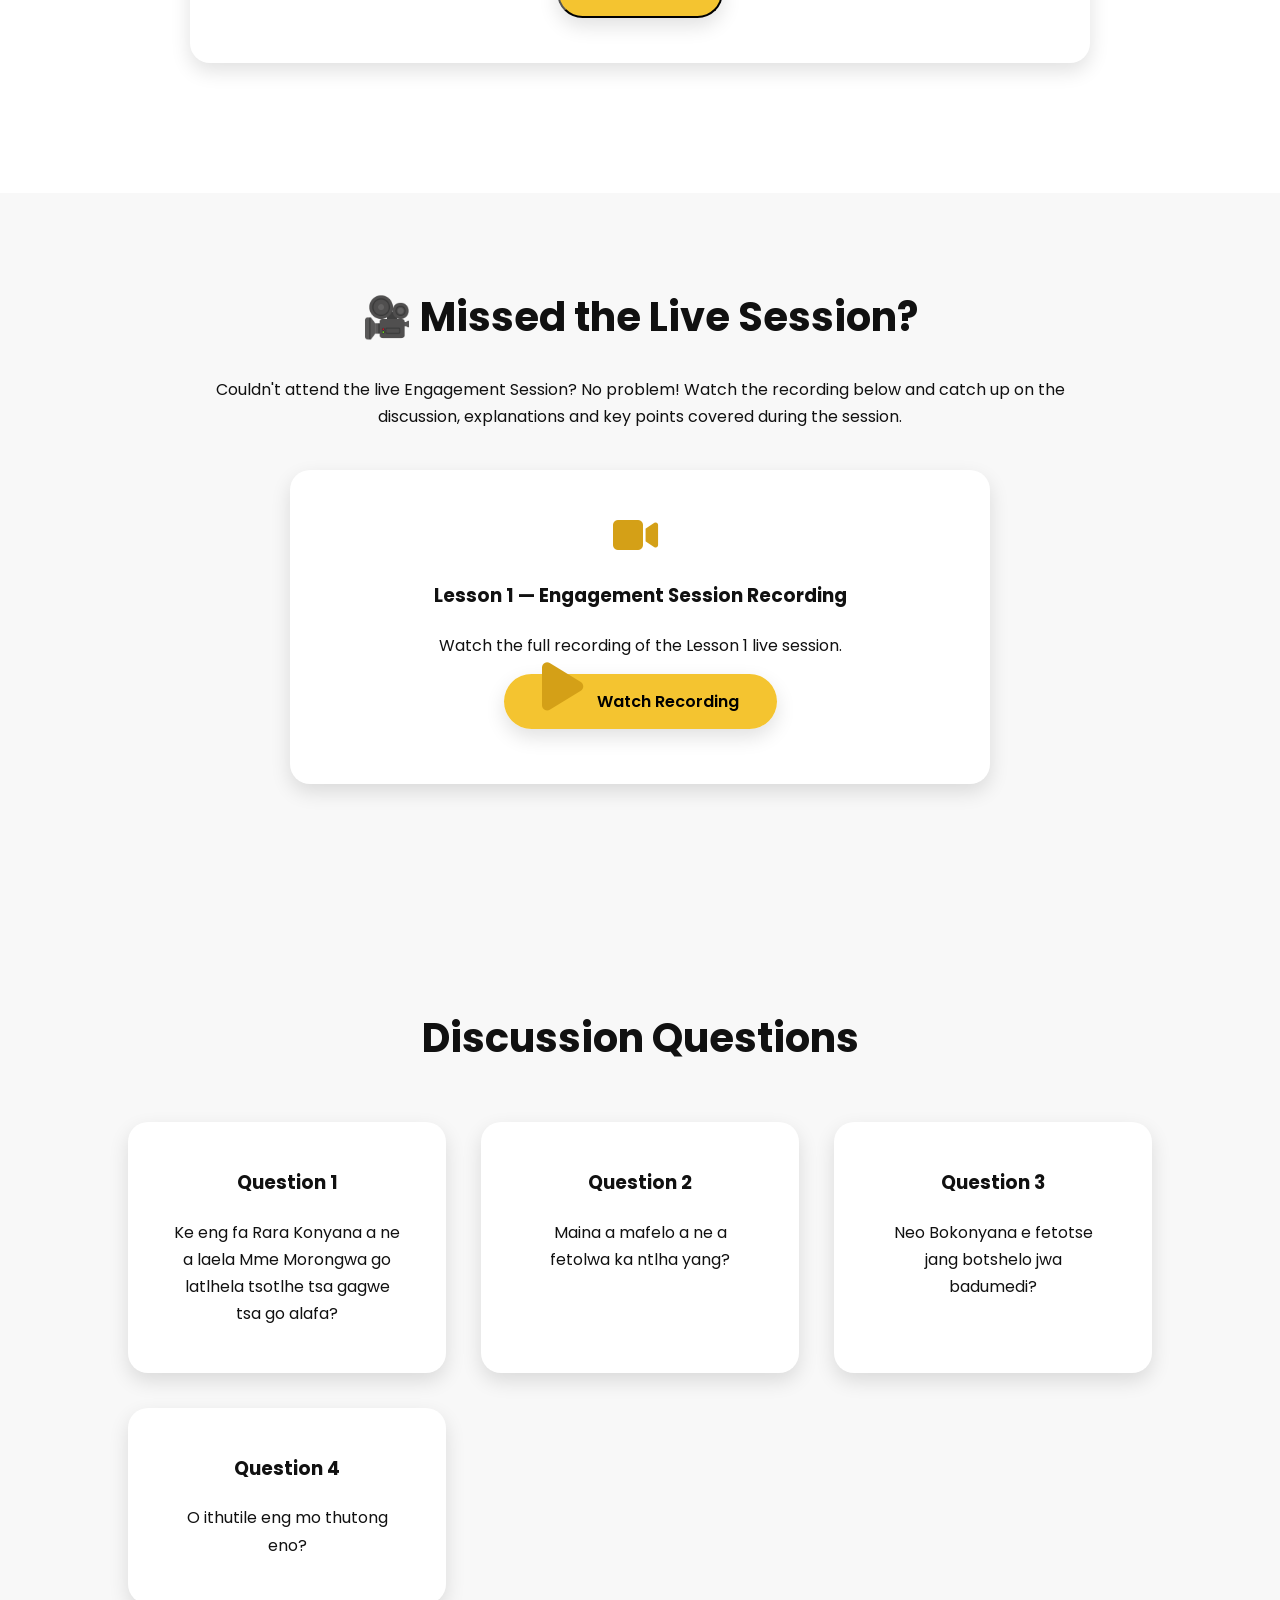
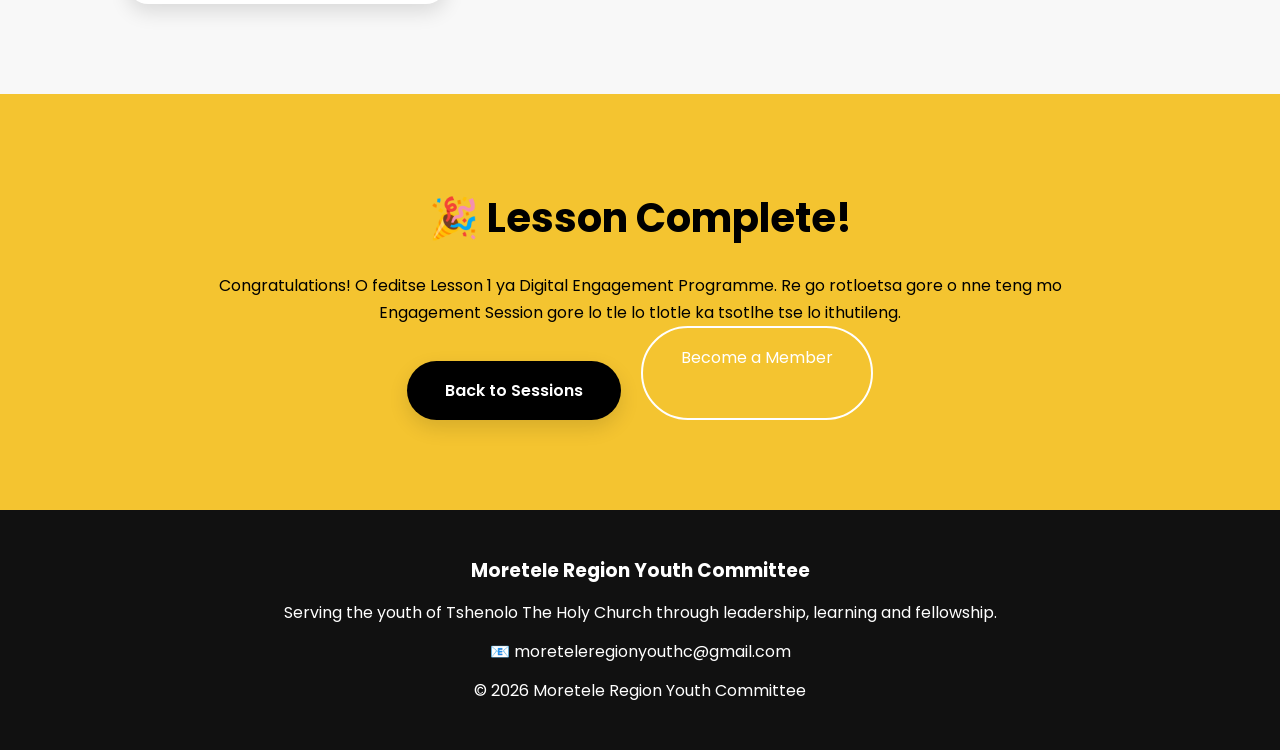
<file: lessons/lesson1.html>
<!DOCTYPE html>
<html lang="en">

<head>
    <meta charset="UTF-8">
    <meta name="viewport" content="width=device-width, initial-scale=1.0">
    <title>Lesson 1 | Go Tla ga Neo Bokonyana</title>

    <link rel="stylesheet" href="../style.css">
    <link rel="stylesheet" href="../animations.css">
    <link rel="stylesheet" href="../responsive.css">

    <link href="https://fonts.googleapis.com/css2?family=Poppins:wght@300;400;500;600;700&display=swap" rel="stylesheet">
    <link rel="stylesheet" href="https://cdnjs.cloudflare.com/ajax/libs/font-awesome/6.7.2/css/all.min.css">
</head>

<body>

    <!-- ================= HEADER ================= -->
    <header>
        <nav class="navbar">
            <div class="logo">
                <a href="../index.html">
                    <img src="../logo.png" alt="Moretele Region Youth Logo">
                    <span>Moretele Region Youth</span>
                </a>
            </div>
            <ul class="nav-links">
                <li><a href="../index.html">Home</a></li>
                <li><a href="../about.html">About</a></li>
                <li><a href="../membership.html">Membership</a></li>
                <li><a href="../sessions.html" class="active">Sessions</a></li>
                <li><a href="../milestones.html">Milestones</a></li>
                <li><a href="../resources.html">Resources</a></li>
                <li><a href="../announcements.html">Announcements</a></li>
                <li><a href="../gallery.html">Gallery</a></li>
                <li><a href="../contact.html">Contact</a></li>
            </ul>
            <div class="menu-btn">
                <i class="fas fa-bars"></i>
            </div>
        </nav>
    </header>

    <!-- ================= HERO ================= -->
    <section class="hero">
        <div class="hero-content">
            <h1>Lesson 1</h1>
            <h3>Go Tla ga Neo Bokonyana</h3>
            <p>Taelo ya Legodimo ya 14 Phatwe 1969</p>
            <div class="hero-buttons">
                <a href="#overview" class="btn">
                    <i class="fas fa-book-open"></i>
                    Begin Lesson
                </a>
                <a href="../sessions.html" class="btn-outline">
                    <i class="fas fa-arrow-left"></i>
                    Back to Sessions
                </a>
            </div>
        </div>
    </section>

    <!-- ================= LESSON OVERVIEW ================= -->
    <section id="overview">
        <h2>Lesson Overview</h2>
        <p style="max-width:900px;margin:auto;text-align:center;">
            This lesson introduces the beginning of Neo Bokonyana and explains the important events surrounding
            14 Phatwe 1969. You will also learn about the witnesses, the establishment of Bokonyana and the legacy
            that continues today.
        </p>
        <br><br>
        <div class="programme-grid">
            <div class="programme-card">
                <i class="fas fa-book-open"></i>
                <h3>Lesson Theme</h3>
                <p>Go Tla ga Neo Bokonyana</p>
            </div>
            <div class="programme-card">
                <i class="fas fa-clock"></i>
                <h3>Estimated Time</h3>
                <p>20 Minutes</p>
            </div>
            <div class="programme-card">
                <i class="fas fa-layer-group"></i>
                <h3>Series</h3>
                <p>Church History Series</p>
            </div>
            <div class="programme-card">
                <i class="fas fa-language"></i>
                <h3>Language</h3>
                <p>Setswana & English</p>
            </div>
        </div>
    </section>

    <!-- ================= LEARNING OBJECTIVES ================= -->
    <section class="contact-preview">
        <h2>Learning Objectives</h2>
        <p style="text-align:center;max-width:850px;margin:auto;">
            By the end of this lesson participants should be able to understand the origin of Neo Bokonyana,
            identify the key events of 14 Phatwe 1969 and explain why this day remains important in the history
            of Tshenolo The Holy Church.
        </p>
        <br>
        <div class="programme-grid">
            <div class="programme-card">
                <i class="fas fa-check-circle"></i>
                <p>Understand the events leading to 14 Phatwe 1969.</p>
            </div>
            <div class="programme-card">
                <i class="fas fa-check-circle"></i>
                <p>Explain the significance of Neo Bokonyana.</p>
            </div>
            <div class="programme-card">
                <i class="fas fa-check-circle"></i>
                <p>Identify the first witnesses of Neo Bokonyana.</p>
            </div>
            <div class="programme-card">
                <i class="fas fa-check-circle"></i>
                <p>Understand how Bokonyana continues today.</p>
            </div>
        </div>
    </section>

    <!-- ================= SECTION 1 ================= -->
    <section>
        <h2>1. Matseno (2 Metsotso)</h2>
        <p style="text-align:center;max-width:900px;margin:auto;">
            Before Neo Bokonyana was revealed, Ntatemogolo Modimo had already begun preparing Mme Morongwa for a special mission.
            These events laid the foundation for what would happen on 14 Phatwe 1969.
        </p>
        <br><br>
        <div class="programme-grid">
            <div class="programme-card">
                <i class="fas fa-calendar"></i>
                <h3>1963</h3>
                <p>Ka ngwaga wa <strong>1963</strong>, Mme Morongwa o ne a bona <strong>Mowa O O Halalelang</strong> ka matlho a gagwe a nama.</p>
            </div>
            <div class="programme-card">
                <i class="fas fa-praying-hands"></i>
                <h3>Dingwaga tse 6</h3>
                <p>O ne a rapeledisiwa dingwaga tse thataro go mo baakanyetsa tiragalo e kgolo ya Legodimo.</p>
            </div>
            <div class="programme-card">
                <i class="fas fa-star"></i>
                <h3>13 Phatwe 1969</h3>
                <p>Badimo ba ne ba mo itsise gore <strong>"Moeng yo Mogolo-Golo"</strong> o tla tla ka letsatsi le le latelang.</p>
            </div>
        </div>
    </section>

    <!-- ================= SECTION 2 ================= -->
    <section>
        <h2>2. Ketsahalo e Kgolo (8 Metsotso)</h2>
        <p style="text-align:center;max-width:900px;margin:auto;">
            Ka la <strong>14 Phatwe 1969</strong>, go ne ga diragala nngwe ya ditiragalo tse dikgolo mo hisitoring ya Bokonyana. Letsatsi leno le tshwaya tshimologo ya Neo Bokonyana le taelo e ntšhwa ya Legodimo.
        </p>
        <br><br>
        <div class="programme-grid">
            <div class="programme-card">
                <i class="fas fa-calendar-day"></i>
                <h3>14 Phatwe 1969</h3>
                <p>Kwa <strong>13 Ashford Road, Parkwood, Johannesburg</strong>, Morena Jesu o ne a goroga ka sebopego se sele.</p>
            </div>
            <div class="programme-card">
                <i class="fas fa-crown"></i>
                <h3>Rara Konyana</h3>
                <p>Morena Jesu o ne a itsise leina la gagwe le lesha e le <strong>RARA KONYANA (Ntate Konyana)</strong>.</p>
            </div>
            <div class="programme-card">
                <i class="fas fa-gift"></i>
                <h3>Neo Bokonyana</h3>
                <p>Rara Konyana o ne a naya Mme Morongwa <strong>Neo Bokonyana</strong> mme a mo laela go tlogela tsotlhe tsa gagwe tsa go alafa.</p>
            </div>
            <div class="programme-card">
                <i class="fas fa-home"></i>
                <h3>Go Boela Betlehema</h3>
                <p>Mme Morongwa o ne a laelwa go boela kwa <strong>Kgomo-Kgomo (Betlehema)</strong> go simolola tiro e ntšhwa.</p>
            </div>
            <div class="programme-card">
                <i class="fas fa-church"></i>
                <h3>Tshimologo ya Bokonyana</h3>
                <p>Letsatsi leno le tshwaya tshimologo ya <strong>Lefatshe la Boraro (Bokonyana)</strong>.</p>
            </div>
            <div class="programme-card">
                <i class="fas fa-lightbulb"></i>
                <h3>Thuto</h3>
                <p>Taelo ya Legodimo e ne ya tlisa tumelo e boswa, tsholofelo le botshelo jo bosha mo badumeding.</p>
            </div>
        </div>
    </section>

    <!-- ================= SECTION 3 ================= -->
    <section class="contact-preview">
        <h2>3. Basupi le Motheo (5 Metsotso)</h2>
        <p style="text-align:center;max-width:900px;margin:auto;">
            Morago ga go amogelwa ga Neo Bokonyana, go ne ga nna le basupi ba ntlha ba ba neng ba bona le go tshegetsa tiro eno ya Legodimo.
        </p>
        <br><br>
        <div class="programme-grid">
            <div class="programme-card">
                <i class="fas fa-user-check"></i>
                <h3>Mosupi wa Ntlha</h3>
                <p>Mosupi wa ntlha e ne e le <strong>Mme Majatladi</strong>, yo moragonyana a neng a bidiwa <strong>Ntate Jonathan</strong>.</p>
            </div>
            <div class="programme-card">
                <i class="fas fa-sun"></i>
                <h3>Ponatshegelo</h3>
                <p>O ne a bona letsatsi le tlhabetse mo mokokotlong wa Mme Morongwa, e leng sesupo sa taelo ya Legodimo.</p>
            </div>
            <div class="programme-card">
                <i class="fas fa-praying-hands"></i>
                <h3>Malatsi a Supa</h3>
                <p>Mme Majatladi o ne a nna le Mme Morongwa malatsi a le <strong>7</strong>, ba rapela ba sa je kgotsa go nwa.</p>
            </div>
            <div class="programme-card">
                <i class="fas fa-users"></i>
                <h3>Phuthego ya Ntlha</h3>
                <p>Kwa tshimologong, phuthego e ne e na le maloko a le <strong>7</strong> fela.</p>
            </div>
            <div class="programme-card">
                <i class="fas fa-church"></i>
                <h3>1974</h3>
                <p>Ka ngwaga wa <strong>1974</strong>, kereke e ne ya fiwa leina la <strong>Tshenolo The Holy Church</strong>.</p>
            </div>
            <div class="programme-card">
                <i class="fas fa-handshake"></i>
                <h3>Kagiso Makonyana</h3>
                <p>Ka ngwaga oo tumediso ya badumedi e ne ya fetolwa go nna <strong>"Kagiso Makonyana"</strong>, e e sa dirisiwang le gompieno.</p>
            </div>
        </div>
        <br><br>
        <div class="programme-card">
            <h3>Reflection</h3>
            <p>Basupi ba ntlha ba re ruta botlhokwa jwa tumelo, boikobo, boineelo le go ikanyega mo taelong ya Modimo. Le gompieno re bidiwa go tswelela ka tumelo eo.</p>
        </div>
    </section>

    <!-- ================= SECTION 4 ================= -->
    <section>
        <h2>4. Bohwa le Kabo (5 Metsotso)</h2>
        <p style="text-align:center;max-width:900px;margin:auto;">
            Go tla ga Rara Konyana ga se ka ga tlisa Neo Bokonyana fela, mme go ne ga simolola boswa jo bo tswelelang go fitlha gompieno. Boswa jono bo bonala mo dithutong, mafelong a a boitshepo le mo maineng a a neilweng ke Legodimo.
        </p>
        <br><br>
        <div class="programme-grid">
            <div class="programme-card">
                <i class="fas fa-university"></i>
                <h3>Thabo University</h3>
                <p>Lefelo la thuto ya semowa le kitso, le le rutang badumedi go gola mo tumelong le mo go obameleng melao.</p>
            </div>
            <div class="programme-card">
                <i class="fas fa-hospital"></i>
                <h3>Candle Hospital</h3>
                <p>Lefelo la phodiso ya mmele le ya moya le le agileng mo motheong wa tumelo.</p>
            </div>
            <div class="programme-card">
                <i class="fas fa-dove"></i>
                <h3>Botshelo jo Bosha</h3>
                <p>Badumedi ba bidiwa go tshela botshelo jo bosha ka tumelo, lorato le tirelo.</p>
            </div>
        </div>

        <br><br>
        <h2>Maina a Mafelo</h2>
        <div class="programme-grid">
            <div class="programme-card">
                <h3>Betlehema</h3>
                <p><strong>Pele:</strong> Kgomo-Kgomo</p>
            </div>
            <div class="programme-card">
                <h3>Nazaretha</h3>
                <p><strong>Pele:</strong> Makapanstad</p>
            </div>
            <div class="programme-card">
                <h3>Galilea</h3>
                <p><strong>Pele:</strong> Moretele</p>
            </div>
        </div>

        <br><br>
        <h2>Maina a Legodimo</h2>
        <div class="programme-grid">
            <div class="programme-card">
                <i class="fas fa-user"></i>
                <h3>Ntate Motaung</h3>
                <p>Mopapa Ramashabashaba / Ntate Joshua</p>
            </div>
            <div class="programme-card">
                <i class="fas fa-user"></i>
                <h3>Mme Ntsope</h3>
                <p>Rara Noah</p>
            </div>
            <div class="programme-card">
                <i class="fas fa-user"></i>
                <h3>Mme Majatladi</h3>
                <p>Ntate Jonathan</p>
            </div>
        </div>
    </section>

    <!-- ================= KNOWLEDGE CHECK ================= -->
    <section class="contact-preview">
        <h2>5. Knowledge Check</h2>
        <p style="text-align:center;max-width:900px;margin:auto;">
            Test your understanding before moving on to the discussion session.
        </p>
        <br><br>

        <div class="programme-card">
            <h3>Question 1</h3>
            <p>Ke letsatsi lefe le Neo Bokonyana e neng ya fiwa Mme Morongwa?</p>
            <p>
                A) 20 Ferikgong 1963<br>
                B) 13 Phatwe 1969<br>
                C) 14 Phatwe 1969<br>
                D) 1974
            </p>
            <button class="btn" onclick="toggleAnswer('check1')">Show Answer</button>
            <div id="check1" class="answer-box" style="display:none;margin-top:20px;">
                <strong>✅ Correct Answer:</strong> C) 14 Phatwe 1969
            </div>
        </div>
        <br>

        <div class="programme-card">
            <h3>Question 2</h3>
            <p>Ke mang yo o neng a amogela Neo Bokonyana?</p>
            <p>
                A) Ntate Joshua<br>
                B) Mme Morongwa<br>
                C) Rara Noah<br>
                D) Ntate Jonathan
            </p>
            <button class="btn" onclick="toggleAnswer('check2')">Show Answer</button>
            <div id="check2" class="answer-box" style="display:none;margin-top:20px;">
                <strong>✅ Correct Answer:</strong> B) Mme Morongwa
            </div>
        </div>
        <br>

        <div class="programme-card">
            <h3>Question 3</h3>
            <p>Ke mang yo e neng e le mosupi wa ntlha wa Neo Bokonyana?</p>
            <p>
                A) Mme Ntsope<br>
                B) Ntate Joshua<br>
                C) Mme Majatladi<br>
                D) Moruti
            </p>
            <button class="btn" onclick="toggleAnswer('check3')">Show Answer</button>
            <div id="check3" class="answer-box" style="display:none;margin-top:20px;">
                <strong>✅ Correct Answer:</strong> C) Mme Majatladi (Ntate Jonathan)
            </div>
        </div>
        <br>

        <div class="programme-card">
            <h3>Question 4</h3>
            <p>Ka ngwaga ofe Tshenolo The Holy Church e neng ya rewa semmuso?</p>
            <p>
                A) 1969<br>
                B) 1970<br>
                C) 1974<br>
                D) 1980
            </p>
            <button class="btn" onclick="toggleAnswer('check4')">Show Answer</button>
            <div id="check4" class="answer-box" style="display:none;margin-top:20px;">
                <strong>✅ Correct Answer:</strong> C) 1974
            </div>
        </div>
    </section>

    <!-- ================= QUIZ ================= -->
    <section>
        <h2>Lesson Quiz</h2>
        <p style="text-align:center; max-width:850px; margin:auto;">
            Test your understanding before joining the live Engagement Session.
        </p>

        <div class="programme-card" style="max-width:900px; margin:40px auto;">
            <h3>1. Ke letsatsi lefe la go tla ga Rara Konyana go tla go fa Neo Bokonyana?</h3>
            <p>
                A) 20 Ferikgong 1963<br>
                B) 13 Phatwe 1969<br>
                C) 14 Phatwe 1969<br>
                D) 11 Ngwanatsele 1974
            </p>
            <button class="btn" onclick="toggleAnswer('quiz1')">Show Answer</button>
            <div id="quiz1" style="display:none; margin-top:20px; padding:20px; background:#f8f8f8; border-left:5px solid #FFD400; border-radius:10px;">
                <strong>✓ Correct Answer:</strong> C) 14 Phatwe 1969
            </div>
        </div>
    </section>

        <!-- ================= MISSED THE LIVE SESSION ================= -->
    <section class="contact-preview">
        <h2>🎥 Missed the Live Session?</h2>

        <p style="text-align:center; max-width:850px; margin:auto;">
            Couldn't attend the live Engagement Session? No problem!
            Watch the recording below and catch up on the discussion,
            explanations and key points covered during the session.
        </p>

        <div class="programme-card" style="max-width:700px; margin:40px auto; text-align:center;">
            <i class="fas fa-video" style="font-size:40px;"></i>

            <h3>Lesson 1 — Engagement Session Recording</h3>

            <p>
                Watch the full recording of the Lesson 1 live session.
            </p>

            <a href="PASTE_RECORDING_LINK_HERE"
               target="_blank"
               rel="noopener noreferrer"
               class="btn">
                <i class="fas fa-play"></i>
                Watch Recording
            </a>
        </div>
    </section>
    
    <!-- ================= DISCUSSION ================= -->
    <section class="contact-preview">
        <h2>Discussion Questions</h2>
        <div class="programme-grid">
            <div class="programme-card">
                <h3>Question 1</h3>
                <p>Ke eng fa Rara Konyana a ne a laela Mme Morongwa go latlhela tsotlhe tsa gagwe tsa go alafa?</p>
            </div>
            <div class="programme-card">
                <h3>Question 2</h3>
                <p>Maina a mafelo a ne a fetolwa ka ntlha yang?</p>
            </div>
            <div class="programme-card">
                <h3>Question 3</h3>
                <p>Neo Bokonyana e fetotse jang botshelo jwa badumedi?</p>
            </div>
            <div class="programme-card">
                <h3>Question 4</h3>
                <p>O ithutile eng mo thutong eno?</p>
            </div>
        </div>
    </section>

    <!-- ================= LESSON COMPLETE ================= -->
    <section class="cta">
        <h2>🎉 Lesson Complete!</h2>
        <p>
            Congratulations! O feditse Lesson 1 ya Digital Engagement Programme.
            Re go rotloetsa gore o nne teng mo Engagement Session gore lo tle lo tlotle ka tsotlhe tse lo ithutileng.
        </p>
        <div class="hero-buttons">
            <a href="../sessions.html" class="btn">Back to Sessions</a>
            <a href="../membership.html" class="btn-outline">Become a Member</a>
        </div>
    </section>

    <!-- ================= FOOTER ================= -->
    <footer>
        <h3>Moretele Region Youth Committee</h3>
        <p>Serving the youth of Tshenolo The Holy Church through leadership, learning and fellowship.</p>
        <p>📧 moreteleregionyouthc@gmail.com</p>
        <p>© <span id="year"></span> Moretele Region Youth Committee</p>
    </footer>

    <script>
        document.getElementById("year").textContent = new Date().getFullYear();

        function toggleAnswer(id) {
            const answer = document.getElementById(id);
            if (answer.style.display === "none" || answer.style.display === "") {
                answer.style.display = "block";
            } else {
                answer.style.display = "none";
            }
        }
    </script>
    <script src="../script.js"></script>

</body>
</html>
</file>
<file: style.css>
/* =========================================
   MORETELE REGION YOUTH COMMITTEE
   Main Stylesheet
========================================= */

:root{

    --primary:#F4C430;
    --primary-dark:#D4A017;
    --secondary:#111111;
    --white:#ffffff;
    --light:#f8f8f8;
    --grey:#777777;

    --shadow:0 8px 20px rgba(0,0,0,.12);
    --transition:.35s ease;

}

/* ========================= */

*{
    margin:0;
    padding:0;
    box-sizing:border-box;
    scroll-behavior:smooth;
}

body{

    font-family:'Poppins',sans-serif;
    background:var(--white);
    color:var(--secondary);
    line-height:1.7;

}

img{

    max-width:100%;

}

a{

    text-decoration:none;

}

section{

    padding:90px 10%;

}

/* ===========================
        NAVIGATION
=========================== */

header{

    position:fixed;
    width:100%;
    top:0;
    left:0;
    z-index:999;

    background:rgba(255,255,255,.95);
    backdrop-filter:blur(15px);

    box-shadow:0 2px 15px rgba(0,0,0,.08);

}

.navbar{

    display:flex;
    justify-content:space-between;
    align-items:center;

    padding:18px 10%;

}

.logo h2{

    color:var(--primary-dark);
    font-weight:700;

}

.nav-links{

    display:flex;
    list-style:none;
    gap:28px;

}

.nav-links a{

    color:var(--secondary);
    font-weight:500;
    transition:var(--transition);

}

.nav-links a:hover,
.nav-links a.active{

    color:var(--primary-dark);

}

.menu-btn{

    display:none;
    font-size:28px;
    cursor:pointer;

}

/* ===========================
        HERO
=========================== */

.hero{

   background: linear-gradient(
        135deg,
        #f4c430,
        #8b6508
    );

    background-size: cover;
    background-position: center;
    color: white;

}

.hero-content{

    max-width:900px;

}

.hero h1{

    font-size:4rem;
    margin-bottom:20px;

}

.hero h3{

    color:var(--primary);
    font-size:2rem;
    margin-bottom:25px;

}

.hero p{

    font-size:1.15rem;
    margin-bottom:40px;

}

/* ===========================
        BUTTONS
=========================== */

.hero-buttons{

    display:flex;
    justify-content:center;
    gap:20px;
    flex-wrap:wrap;

}

.btn{

    background:var(--primary);

    color:black;

    padding:16px 38px;

    border-radius:50px;

    font-weight:600;

    transition:var(--transition);

    box-shadow:var(--shadow);

}

.btn:hover{

    background:var(--primary-dark);
    transform:translateY(-4px);

}

.btn-outline{

    border:2px solid white;

    color:white;

    padding:16px 38px;

    border-radius:50px;

    transition:var(--transition);

}

.btn-outline:hover{

    background:white;
    color:black;

}

/* ===========================
        TITLES
=========================== */

h2{

    text-align:center;
    font-size:2.5rem;
    margin-bottom:25px;

}

section p{

    text-align:center;
    max-width:850px;
    margin:auto;

}

/* ===========================
        SETSHAS
=========================== */

.setsha-grid{

    display:grid;

    grid-template-columns:
    repeat(auto-fit,minmax(220px,1fr));

    gap:25px;

    margin-top:50px;

}

.card{

    background:white;

    padding:30px;

    text-align:center;

    border-radius:18px;

    box-shadow:var(--shadow);

    transition:var(--transition);

    font-weight:600;

}

.card:hover{

    background:var(--primary);

    transform:translateY(-10px);

}

/* ===========================
    PROGRAMME CARDS
=========================== */

.programme-grid{

    display:grid;

    grid-template-columns:
    repeat(auto-fit,minmax(300px,1fr));

    gap:35px;

    margin-top:50px;

}

.programme-card{

    background:white;

    padding:45px;

    border-radius:20px;

    box-shadow:var(--shadow);

    text-align:center;

    transition:var(--transition);

}

.programme-card:hover{

    transform:translateY(-12px);

}

.programme-card i{

    font-size:55px;

    color:var(--primary-dark);

    margin-bottom:25px;

}

.programme-card h3{

    margin-bottom:20px;

}

/* ===========================
        CTA
=========================== */

.cta{

    background:var(--primary);

    color:black;

    text-align:center;

}

.cta h2{

    margin-bottom:20px;

}

.cta .btn{

    margin-top:35px;

    display:inline-block;

    background:black;

    color:white;

}

.cta .btn:hover{

    background:#333;

}

/* ===========================
        CONTACT
=========================== */

.contact-preview{

    background:var(--light);

}

.contact-preview i{

    color:var(--primary-dark);

    margin-right:10px;

}

/* ===========================
        FOOTER
=========================== */

footer{

    background:#111;

    color:white;

    text-align:center;

    padding:45px 20px;

}

footer p{

    margin-top:12px;

}

/* ===========================
    SCROLLBAR
=========================== */

::-webkit-scrollbar{

    width:10px;

}

::-webkit-scrollbar-thumb{

    background:var(--primary);

}

::-webkit-scrollbar-track{

    background:#eee;

}

/* ===========================
        ANIMATIONS
=========================== */

.card,
.programme-card,
.btn{

    transition:.35s ease;

}

.card:hover,
.programme-card:hover{

    box-shadow:
    0 15px 35px rgba(0,0,0,.18);

}

/* ===========================
    ABOUT PREVIEW
=========================== */

.about-preview{

    background:white;

}

.learn-more{

    display:block;

    margin-top:35px;

    text-align:center;

    color:var(--primary-dark);

    font-weight:600;

}

.learn-more:hover{

    text-decoration:underline;

}

/* ===========================
        RESPONSIVE
=========================== */

@media(max-width:900px){

.hero h1{

    font-size:2.8rem;

}

.hero h3{

    font-size:1.4rem;

}

.nav-links{

    display:none;

}

.menu-btn{

    display:block;

}

.hero-buttons{

    flex-direction:column;
    align-items:center;

}

section{

    padding:70px 7%;

}

}
/* ==========================
   CONTACT FORM
========================== */

.contact-form{
    max-width:800px;
    margin:40px auto 0;
    display:flex;
    flex-direction:column;
    gap:20px;
}

.contact-form input,
.contact-form textarea{

    width:100%;
    padding:16px 18px;

    border:2px solid #ddd;
    border-radius:10px;

    font-size:16px;
    font-family:'Poppins',sans-serif;

    transition:.3s;

}

.contact-form input:focus,
.contact-form textarea:focus{

    outline:none;
    border-color:#F4C430;
    box-shadow:0 0 10px rgba(244,196,48,.3);

}

.contact-form textarea{

    resize:vertical;

}
.logo a{
    display:flex;
    align-items:center;
    gap:12px;
    text-decoration:none;
    color:#333;
    font-weight:600;
}

.logo img{
    width:130px;
    height:130px;
    object-fit:contain;
}

.logo span{
    font-size:22px;
    color:#F4C430;
    font-weight:bold;
}
/* ==========================
   COMMITTEE SECTION
========================== */

.committee{
    padding:90px 8%;
    background:#f8f9fc;
    text-align:center;
}

.committee h2{
    font-size:2.5rem;
    color:#0B3D91;
    margin-bottom:20px;
}

.committee-intro{
    max-width:900px;
    margin:0 auto 60px;
    font-size:1.1rem;
    line-height:1.8;
    color:#555;
}

.committee-grid{
    display:grid;
    grid-template-columns:repeat(auto-fit,minmax(260px,1fr));
    gap:35px;
}

.member-card{
    background:#fff;
    padding:30px 20px;
    border-radius:20px;
    box-shadow:0 8px 20px rgba(0,0,0,.08);
    transition:0.3s;
}

.member-card:hover{
    transform:translateY(-10px);
}

.member-card img{
     width:170px;
    height:170px;
    border-radius:50%;
    object-fit:cover;
    object-position:center top;
    border:5px solid #F4C430;
    margin-bottom:20px;
}

.member-card h3{
    color:#0B3D91;
    margin-bottom:8px;
}

.member-card h4{
    color:#800020;
    margin-bottom:15px;
    font-weight:600;
}

.member-card p{
    color:#666;
    font-style:italic;
    line-height:1.6;
}
</file>
<file: animations.css>
/* ==========================================
   MORETELE REGION YOUTH
   ANIMATIONS.CSS
========================================== */

/* ========= Fade In Animation ========= */

@keyframes fadeIn {

    from {
        opacity: 0;
    }

    to {
        opacity: 1;
    }

}

/* ========= Slide Up ========= */

@keyframes slideUp {

    from {

        opacity: 0;
        transform: translateY(60px);

    }

    to {

        opacity: 1;
        transform: translateY(0);

    }

}

/* ========= Slide Left ========= */

@keyframes slideLeft {

    from {

        opacity: 0;
        transform: translateX(-60px);

    }

    to {

        opacity: 1;
        transform: translateX(0);

    }

}

/* ========= Slide Right ========= */

@keyframes slideRight {

    from {

        opacity: 0;
        transform: translateX(60px);

    }

    to {

        opacity: 1;
        transform: translateX(0);

    }

}

/* ========= Zoom ========= */

@keyframes zoomIn {

    from {

        opacity: 0;
        transform: scale(.8);

    }

    to {

        opacity: 1;
        transform: scale(1);

    }

}

/* ========= Floating ========= */

@keyframes float {

    0% {

        transform: translateY(0);

    }

    50% {

        transform: translateY(-12px);

    }

    100% {

        transform: translateY(0);

    }

}

/* ========= Pulse ========= */

@keyframes pulse {

    0% {

        transform: scale(1);

    }

    50% {

        transform: scale(1.05);

    }

    100% {

        transform: scale(1);

    }

}

/* ========= Button Glow ========= */

@keyframes glow {

    0% {

        box-shadow: 0 0 5px rgba(244,196,48,.2);

    }

    50% {

        box-shadow: 0 0 30px rgba(244,196,48,.6);

    }

    100% {

        box-shadow: 0 0 5px rgba(244,196,48,.2);

    }

}

/* ========= Hero Background ========= */

@keyframes heroMove {

    0% {

        background-position: center top;

    }

    50% {

        background-position: center center;

    }

    100% {

        background-position: center top;

    }

}

/* ==========================================
   DEFAULT ANIMATIONS
========================================== */

.hero-content {

    animation: slideUp 1.2s ease;

}

.hero h1 {

    animation: fadeIn 1.2s ease;

}

.hero h3 {

    animation: fadeIn 1.5s ease;

}

.hero p {

    animation: fadeIn 1.8s ease;

}

.hero-buttons {

    animation: fadeIn 2.1s ease;

}

/* ==========================================
   HERO
========================================== */

.hero {

    animation: heroMove 20s infinite ease-in-out;

}

/* ==========================================
   CARDS
========================================== */

.card {

    animation: zoomIn .8s ease;

}

.card:hover {

    animation: float 2s infinite;

}

.programme-card {

    animation: zoomIn .8s ease;

}

.programme-card:hover {

    transform: translateY(-12px) scale(1.03);

}

/* ==========================================
   BUTTONS
========================================== */

.btn {

    position: relative;
    overflow: hidden;

}

.btn:hover {

    animation: glow 2s infinite;

}

.btn-outline:hover {

    animation: pulse .8s;

}

/* ==========================================
   SCROLL REVEAL
========================================== */

.hidden-item {

    opacity: 0;

    transform: translateY(60px);

    transition: all .9s ease;

}

.show-item {

    opacity: 1;

    transform: translateY(0);

}

/* ==========================================
   NAVIGATION
========================================== */

.navbar {

    transition: .4s;

}

.nav-links li {

    transition: .3s;

}

.nav-links li:hover {

    transform: translateY(-3px);

}

/* ==========================================
   SETSHA CARDS
========================================== */

.setsha-grid .card:hover {

    transform: translateY(-10px) scale(1.05);

}

/* ==========================================
   PROGRAMME CARDS
========================================== */

.programme-card i {

    transition: .4s;

}

.programme-card:hover i {

    transform: rotate(10deg) scale(1.15);

}

/* ==========================================
   FOOTER
========================================== */

footer {

    animation: fadeIn 1.5s ease;

}

/* ==========================================
   RIPPLE EFFECT
========================================== */

.ripple {

    position: absolute;

    width: 20px;
    height: 20px;

    background: rgba(255,255,255,.6);

    border-radius: 50%;

    transform: scale(0);

    animation: ripple .6s linear;

    pointer-events: none;

}

@keyframes ripple {

    to {

        transform: scale(15);

        opacity: 0;

    }

}

/* ==========================================
   SCROLL TO TOP BUTTON
========================================== */

#scrollTop {

    position: fixed;

    bottom: 30px;
    right: 30px;

    width: 55px;
    height: 55px;

    border: none;

    border-radius: 50%;

    background: #F4C430;

    color: #111;

    font-size: 22px;

    cursor: pointer;

    opacity: 0;

    visibility: hidden;

    transition: .4s;

    z-index: 999;

}

#scrollTop:hover {

    transform: scale(1.1);

}

.show-top {

    opacity: 1 !important;

    visibility: visible !important;

}

/* ==========================================
   LOADING EFFECT
========================================== */

body {

    opacity: 0;

    transition: opacity .8s ease;

}

body.loaded {

    opacity: 1;

}
</file>
<file: responsive.css>
/* ==========================================
   MORETELE REGION YOUTH
   RESPONSIVE.CSS
========================================== */

/* ==========================
   LARGE DESKTOPS (1400px+)
========================== */

@media (min-width: 1400px) {

    section {
        padding: 100px 12%;
    }

    .hero h1 {
        font-size: 5rem;
    }

    .hero h3 {
        font-size: 2.3rem;
    }

}

/* ==========================
   LAPTOPS (1200px)
========================== */

@media (max-width: 1200px) {

    section {
        padding: 80px 8%;
    }

    .hero h1 {
        font-size: 3.8rem;
    }

}

/* ==========================
   TABLETS
========================== */

@media (max-width: 992px) {

    .navbar {
        padding: 18px 6%;
    }

    section {
        padding: 80px 6%;
    }

    .hero h1 {
        font-size: 3rem;
    }

    .hero h3 {
        font-size: 1.5rem;
    }

    .programme-grid,
    .setsha-grid {
        grid-template-columns: repeat(2, 1fr);
    }

}

/* ==========================
   MOBILE MENU
========================== */

@media (max-width: 768px) {

    .menu-btn {
        display: block;
        cursor: pointer;
        z-index: 1001;
    }

    .nav-links {

        position: absolute;

        top: 100%;
        left: 0;

        width: 100%;

        background: white;

        display: none;

        flex-direction: column;

        align-items: center;

        gap: 0;

        box-shadow: 0 8px 20px rgba(0,0,0,.15);

    }

    .nav-links.show {

        display: flex;

    }

    .nav-links li {

        width: 100%;

        text-align: center;

        border-bottom: 1px solid #eee;

    }

    .nav-links li a {

        display: block;

        padding: 18px;

    }

    .hero {

        padding: 140px 20px 80px;

        min-height: auto;

    }

    .hero h1 {

        font-size: 2.4rem;

    }

    .hero h3 {

        font-size: 1.2rem;

    }

    .hero p {

        font-size: 1rem;

    }

    .hero-buttons {

        flex-direction: column;

        align-items: center;

    }

    .btn,
    .btn-outline {

        width: 100%;

        max-width: 320px;

        text-align: center;

    }

    .programme-grid,
    .setsha-grid {

        grid-template-columns: 1fr;

    }

    .programme-card,
    .card {

        padding: 30px;

    }

    h2 {

        font-size: 2rem;

    }

}

/* ==========================
   SMALL PHONES
========================== */

@media (max-width: 480px) {

    body {

        font-size: 15px;

    }

    section {

        padding: 70px 20px;

    }

    .hero h1 {

        font-size: 2rem;

    }

    .hero h3 {

        font-size: 1rem;

    }

    .hero p {

        font-size: .95rem;

    }

    h2 {

        font-size: 1.7rem;

    }

    .programme-card,
    .card {

        padding: 25px 20px;

    }

    .programme-card i {

        font-size: 40px;

    }

    .btn,
    .btn-outline {

        padding: 14px 24px;

        font-size: .95rem;

    }

    footer {

        padding: 35px 20px;

    }

}

/* ==========================
   EXTRA SMALL DEVICES
========================== */

@media (max-width: 360px) {

    .hero h1 {

        font-size: 1.8rem;

    }

    .hero h3 {

        font-size: .95rem;

    }

    .logo h2 {

        font-size: 1.2rem;

    }

    .btn,
    .btn-outline {

        width: 100%;

    }

}

/* ==========================
   LANDSCAPE PHONES
========================== */

@media (max-height: 500px) and (orientation: landscape) {

    .hero {

        min-height: auto;

        padding: 120px 40px 60px;

    }

}
</file>
